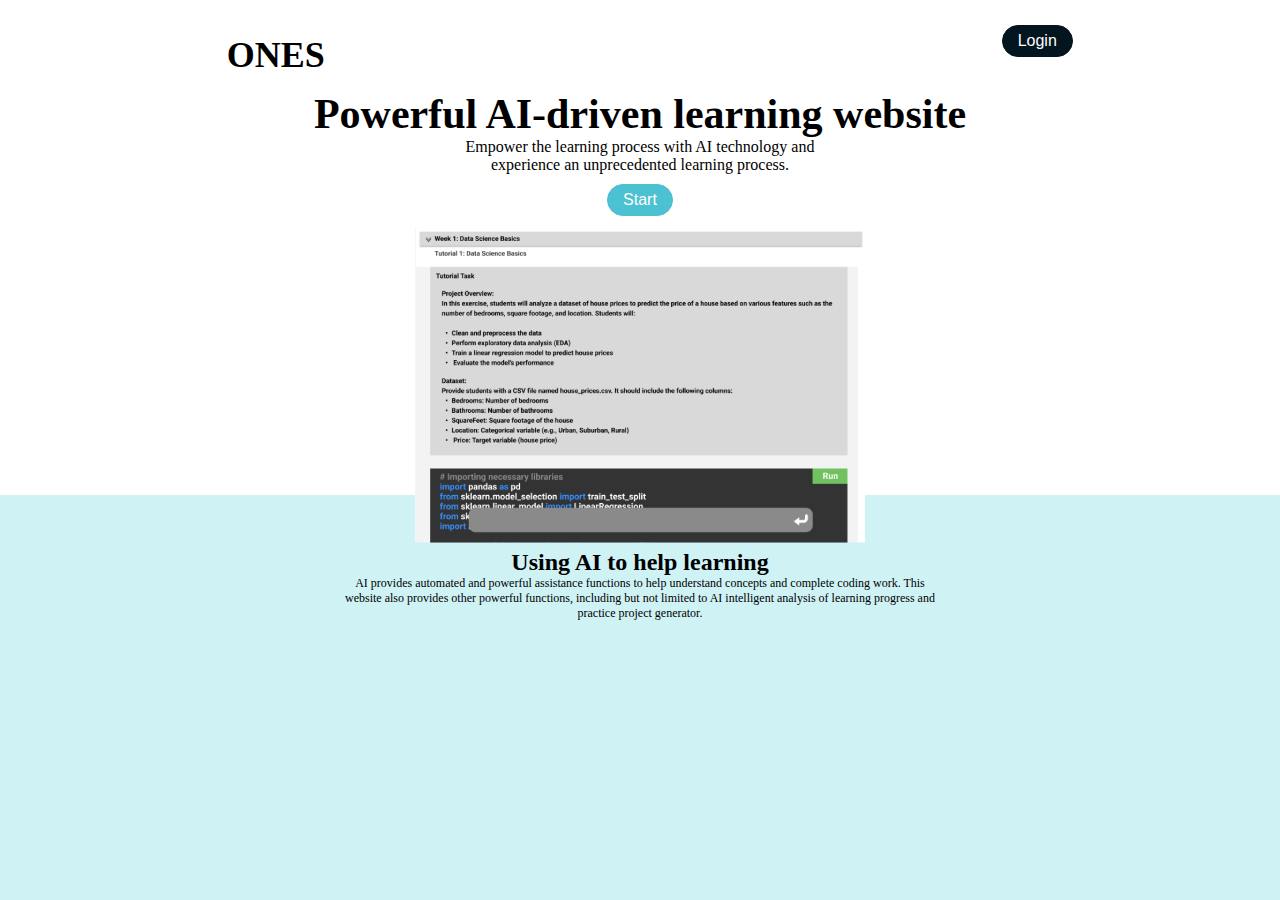
<file: web/index.html>
<!DOCTYPE html>
<html lang="en">

<head>
  <meta charset="UTF-8">
  <meta name="viewport" content="width=device-width, initial-scale=1">

  <link rel="stylesheet" href="css/element-2.15.14.css"/>
  <link rel="stylesheet" href="css/style.css"/>
  <style>
    #app {
      padding: 20px;
    }
    h1{
      font-size:42px;
      margin: 0;
    }
    .container{
      display: flex;
      flex-direction: column;
      align-items: center;
    }
    .desc1{
      width: 380px;
      text-align: center;
      margin-bottom: 10px;
    }
    .desc2{
      font-size: 12px;
      width: 590px;
      text-align: center;
    }
    .cover {
      width: 450px;
      margin-top: 10px;
    }
    body{
      background: linear-gradient(to bottom, white 0%,white 55%, #CFF2F5 55%, #CFF2F5 100%);
      height: 100vh;
    }
  </style>
</head>

<body>
<div id="app">
  <el-row>
    <el-col :span="15" :offset="4">
      <span class="logo-text">ONES</span>
    </el-col>
    <el-col :span="5">
      <el-button type="primary" size="mini" class="bg-black" round @click="openLogin">Login</el-button>
    </el-col>
  </el-row>

  <el-row>
    <el-col :span="14" :offset="5" class="container">
      <h1>Powerful AI-driven learning website</h1>
      <div class="desc1">
        Empower the learning process with AI technology and experience an unprecedented learning process.
      </div>
      <el-button type="primary" size="mini" class="bg-btn-green" round @click="openLogin">Start</el-button>
      <img class="cover" src="./image/cover.png">
      <div style="font-weight: bold; font-size: 24px; margin-top: 6px;">
        Using AI to help learning
      </div>
      <div class="desc2">
        AI provides automated and powerful assistance functions to help understand concepts and complete coding work. This website also provides other powerful functions, including but not limited to AI intelligent analysis of learning progress and practice project generator.
      </div>
    </el-col>
  </el-row>
</div>


<script src="js/vue.js"></script>
<script src="js/element-2.15.14.js"></script>
<script>
  new Vue({
    el: '#app',
    data() {
      return {

      }
    },
    created() {
    },
    methods: {
      openLogin() {
        window.location.href = "login.html";
      }
    }
  })
</script>
</body>

</html>
</file>
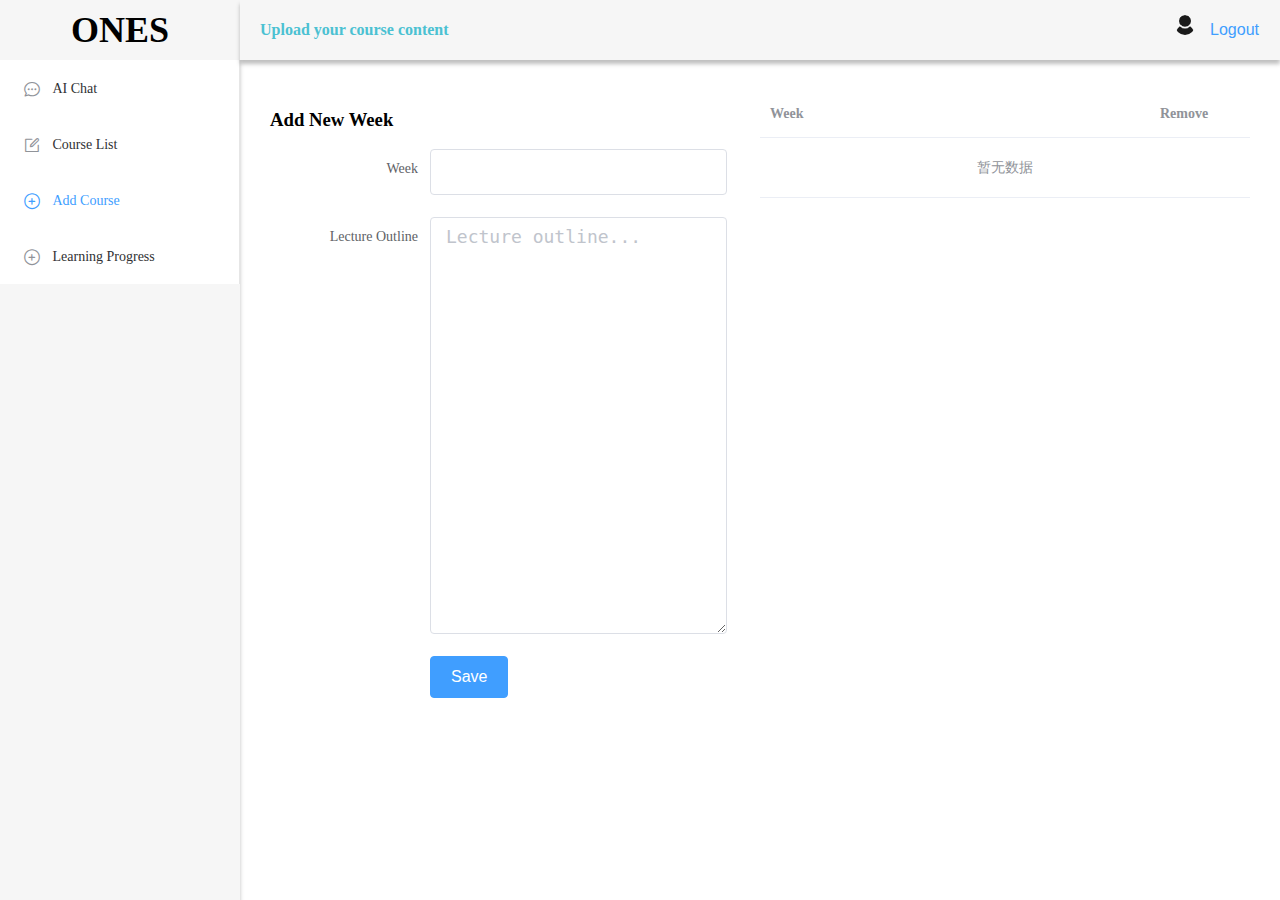
<file: web/addCourse.html>
<!DOCTYPE html>
<html lang="en">

<head>
  <meta charset="UTF-8">
  <meta name="viewport" content="width=device-width, initial-scale=1">
  <title>Course Management</title>

  <link rel="stylesheet" href="css/element-2.15.14.css"/>
  <link rel="stylesheet" href="css/style.css"/>
  <link rel="stylesheet" href="css/course.css"/>
</head>

<body>
<div id="app">
  <el-container>
    <el-aside width="200px">
      <div class="logo-text">ONES</div>
      <ai-menu active="addCourse"></ai-menu>
    </el-aside>
    <el-container>
      <el-header>
        <ai-header>Upload your course content</ai-header>
      </el-header>
      <el-main>
        <div class="course-container">
          <e-row>
            <el-col :span="12">
              <h3>Add New Week</h3>
              <el-form ref="form" :model="form" label-width="160px">
                <el-form-item label="Week">
                  <el-input v-model="form.name" style="width: 90%;"></el-input>
                </el-form-item>
                <!--<el-form-item label="Upload Lecture PPT">
                  <el-upload
                      class="upload-demo"
                      drag
                      :on-success="handleLectureSuccess"
                      accept=".pdf"
                      action="http://localhost:5500/upload" >
                    <i class="el-icon-upload"></i>
                    <div class="el-upload__text">Drag and drop to upload .pdf file or <em>select files</em></div>
                  </el-upload>
                </el-form-item>-->
                <el-form-item label="Lecture Outline">
                  <el-input type="textarea" style="width: 90%;" rows="15" v-model="form.outline" placeholder="Lecture outline..."></el-input>
                </el-form-item>
                <el-form-item>
                  <el-button type="primary" @click="onSubmit">Save</el-button>
                </el-form-item>
              </el-form>
            </el-col>
            <el-col :span="12">
              <el-table :data="courseList">
                <el-table-column prop="name" label="Week"></el-table-column>
                <el-table-column label="Remove" width="100">
                  <template slot-scope="scope">
                    <el-button @click="onRemove(scope.row)"  type="danger" plain  size="small">
                      <i class="el-icon-delete-solid"></i>
                    </el-button>
                  </template>
                </el-table-column>
              </el-table>
            </el-col>
          </e-row>
        </div>
      </el-main>
    </el-container>
  </el-container>
</div>


<script src="js/vue.js"></script>
<script src="js/element-2.15.14.js"></script>
<script src="js/ai-component.js"></script>
<script>
  new Vue({
    el: '#app',
    data() {
      return {
        form: {
          name: null,
          outline: null,
        },
        courseList: [],
      }
    },
    created() {
      this.getList()
    },
    mounted() {
    },
    watch: {
    },
    methods: {
      getList() {
        fetchGet('/courses').then(data => {
          this.courseList = data.data.reverse()
        })
      },
      onRemove(row) {
        fetchPost('/removeCourse', {id: row.id}, 'DELETE').then(data => {
          if(data.code === 0) {
            this.$message.success('Course removed successfully');
            this.getList()
          } else {
            this.$message.error('Failed to remove course');
          }
        })
      },
      onSubmit() {
        fetchPost('/chat/addCourse', this.form).then(data => {
          if(data.code === 0) {
            this.$message.success('Course added successfully');
            setTimeout(() => {
              window.location.reload()
            }, 1000)
          } else {
            this.$message.error('Failed to add course');
          }
        })
      },
      handleLectureSuccess(res, file, fileList) {
        console.log('filename', res.data)
      },
    }
  })
</script>
</body>

</html>
</file>
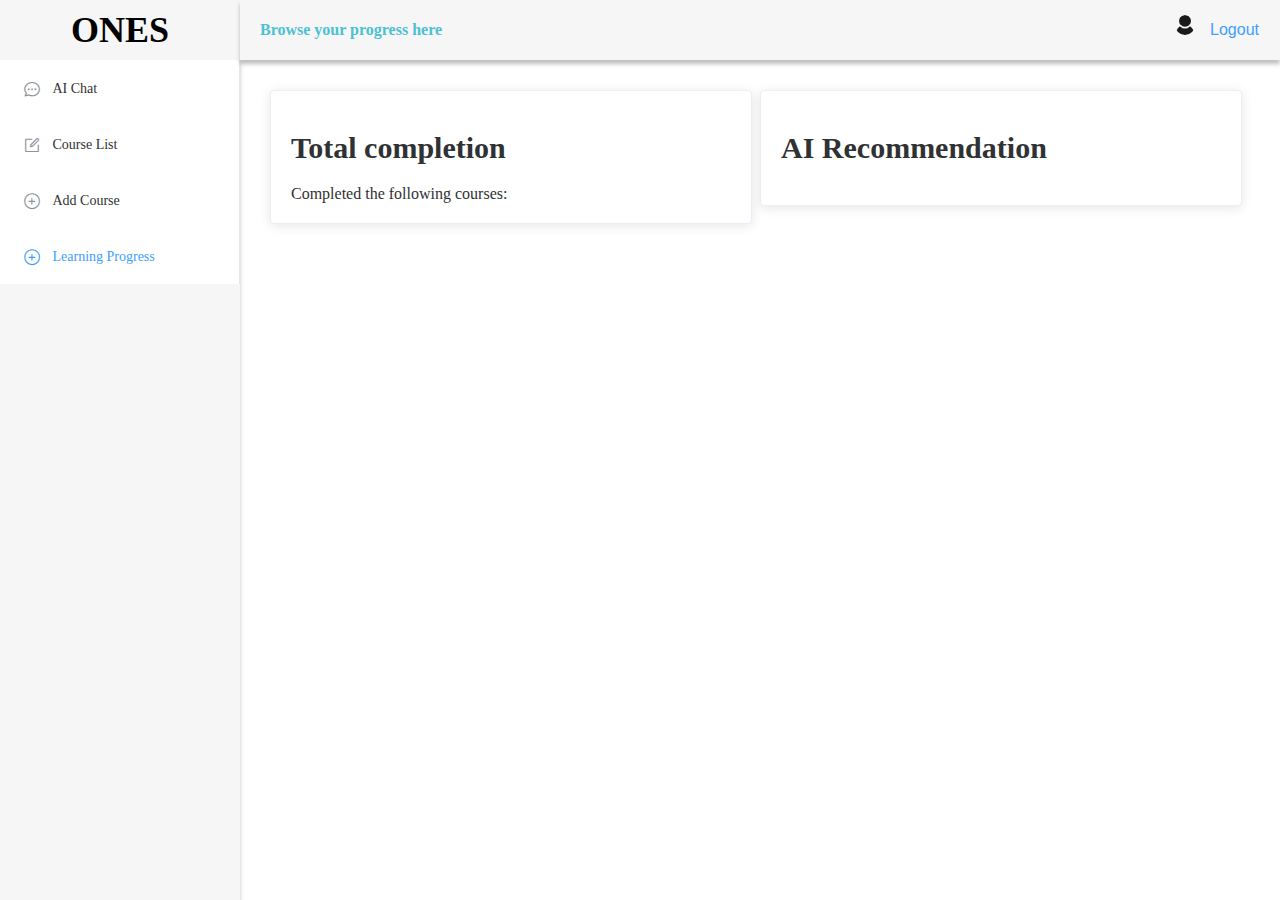
<file: web/learningProgress.html>
<!DOCTYPE html>
<html lang="en">

<head>
  <meta charset="UTF-8">
  <meta name="viewport" content="width=device-width, initial-scale=1">
  <title>Learning Progress</title>

  <link rel="stylesheet" href="css/element-2.15.14.css"/>
  <link rel="stylesheet" href="css/style.css"/>

  <style>
    .el-card{
        width: 98%;
    }
    .container {
        margin: 30px;
    }
    h1 {
        font-size: 30px;
    }
  </style>

</head>

<body>
<div id="app">
  <el-container>
    <el-aside width="200px">
      <div class="logo-text">ONES</div>
      <ai-menu active="learningProgress"></ai-menu>
    </el-aside>
    <el-container>
      <el-header>
        <ai-header>Browse your progress here</ai-header>
      </el-header>
      <el-main>
        <div class="container">
          <e-row :gutter="40">
            <el-col :span="12">
              <el-card>
                <h1>Total completion</h1>
                <el-row>
                  Completed the following courses:
                </el-row>
                <el-row v-for="item in courseList">
                  {{item.name}}
                  <span v-if="item.is_complete === 'Y'" style="color: green;margin-left: 20px;">
                    <i class="el-icon-success" style="font-size: 20px;"></i> Completed
                  </span>
                </el-row>
              </el-card>
            </el-col>
            <el-col :span="12">
              <el-card>
                <h1>AI Recommendation</h1>
                <el-row v-for="item in courseList" v-if="item.recommend">
                  <div v-html="item.recommend"></div>
                </el-row>
              </el-card>
            </el-col>
          </e-row>
        </div>
      </el-main>
    </el-container>
  </el-container>
</div>


<script src="js/vue.js"></script>
<script src="js/element-2.15.14.js"></script>
<script src="js/ai-component.js"></script>
<script>
  new Vue({
    el: '#app',
    data() {
      return {
        courseList: [],
      }
    },
    created() {
      this.getList()
    },
    mounted() {
    },
    watch: {
    },
    methods: {
      getList() {
        fetchGet('/courses?userId='+localStorage.getItem('userId')).then(data => {
          this.courseList = data.data
        })
      },
    }
  })
</script>
</body>

</html>
</file>
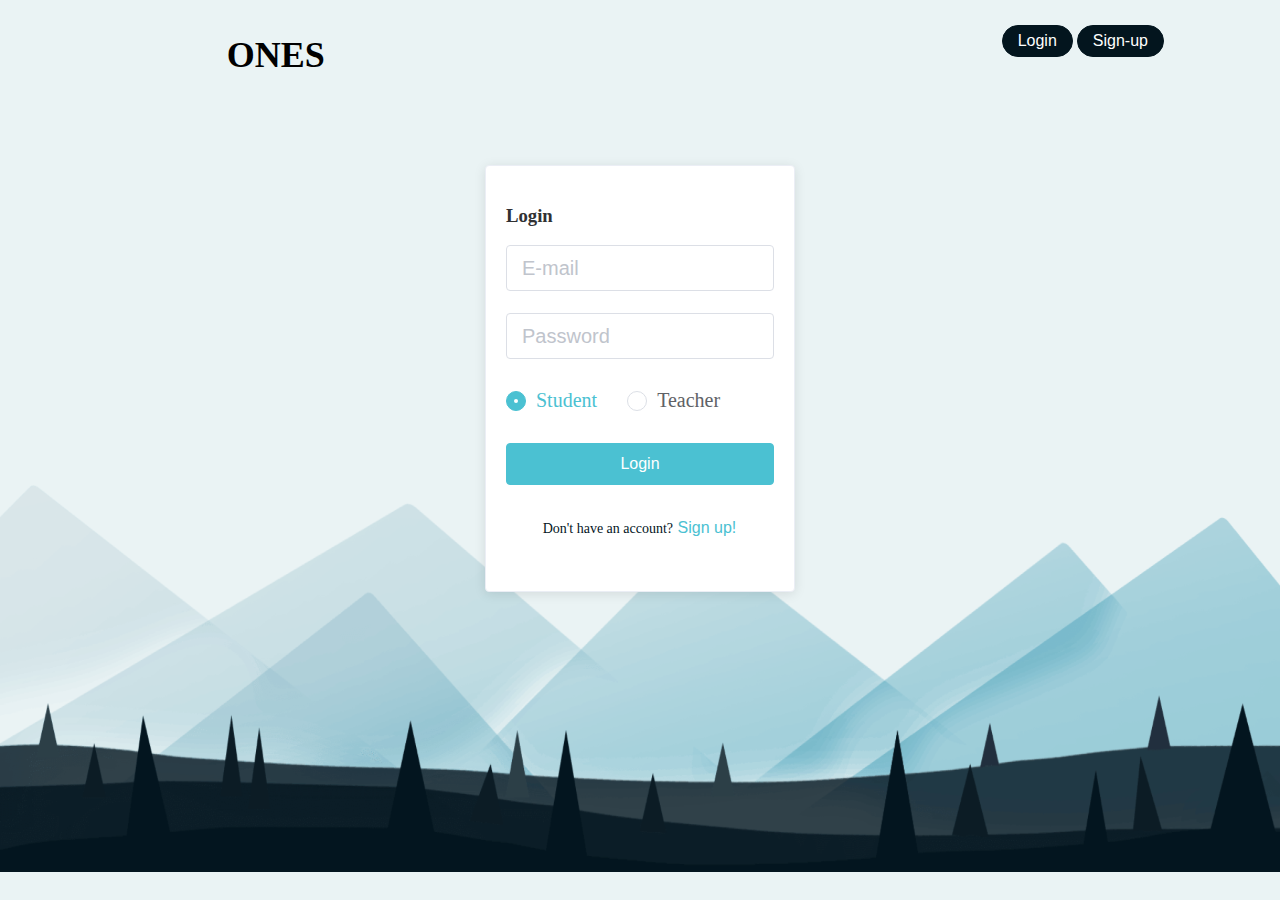
<file: web/login.html>
<!DOCTYPE html>
<html lang="en">

<head>
  <meta charset="UTF-8">
  <meta name="viewport" content="width=device-width, initial-scale=1">
  <title>Register</title>

  <link rel="stylesheet" href="css/element-2.15.14.css"/>
  <link rel="stylesheet" href="css/style.css"/>
  <style>
    #app {
      padding: 20px;
    }
    .sign-up-text {
      text-align: center;
      color: #03151E;
    }
    .el-radio__input.is-checked .el-radio__inner {
      background-color: var(--primary-color);
      border-color: var(--primary-color);
    }
    .el-radio__input.is-checked+.el-radio__label {
      color: var(--primary-color);
    }
  </style>
</head>

<body class="login-bg-img">
<div id="app">
  <el-row>
    <el-col :span="15" :offset="4">
      <span class="logo-text">ONES</span>
    </el-col>
    <el-col :span="5">
      <el-button type="primary" size="mini" class="bg-black" round @click="loginPage = true">Login</el-button>
      <el-button type="primary" size="mini" class="bg-black" round @click="loginPage = false">Sign-up</el-button>
    </el-col>
  </el-row>
  <el-row v-if="loginPage" style="margin-top: 80px;">
    <el-col :span="6" :offset="9">
      <el-card>
        <h3>Login</h3>
        <el-form :model="loginForm">
          <el-form-item >
            <el-input type="text" v-model="loginForm.email" placeholder="E-mail"></el-input>
          </el-form-item>
          <el-form-item >
            <el-input type="password" v-model="loginForm.password" autocomplete="off" placeholder="Password"></el-input>
          </el-form-item>
          <el-form-item >
            <el-radio-group v-model="loginForm.role">
              <el-radio label="student">Student</el-radio>
              <el-radio label="teacher">Teacher</el-radio>
            </el-radio-group>
          </el-form-item>
          <el-form-item>
            <el-button type="primary" @click="onLogin" style="width: 100%;" class="bg-btn-green">Login</el-button>
          </el-form-item>
          <el-form-item>
            <div class="sign-up-text">Don't have an account?
              <el-button type="text" style="color:var(--primary-color);" @click="loginPage = false">Sign up!</el-button>
            </div>
          </el-form-item>
        </el-form>
      </el-card>
    </el-col>
  </el-row>

  <el-row v-else>
    <el-col :span="12" :offset="6">
      <h1 style="text-align: center;font-size: 42px;">Register with ONES</h1>

      <el-card>
        <h3>Account Information</h3>
        <el-form :model="registerForm" status-icon :rules="rules" ref="form" label-width="100px">
          <el-form-item label="Email" prop="email">
            <el-input type="text" v-model="registerForm.email"></el-input>
          </el-form-item>
          <el-form-item label="Password" prop="password">
            <el-input type="password" v-model="registerForm.password" autocomplete="off"></el-input>
          </el-form-item>
          <el-form-item label="First Name" prop="firstName">
            <el-input type="text" v-model="registerForm.firstName"></el-input>
          </el-form-item>
          <el-form-item label="Last Name" prop="lastName">
            <el-input type="text" v-model="registerForm.lastName"></el-input>
          </el-form-item>
          <el-form-item style="text-align: right;">
            <el-button type="primary" @click="onRegister" class="bg-btn-green">Start My Learning</el-button>
          </el-form-item>
        </el-form>
      </el-card>
    </el-col>
  </el-row>
</div>


<script src="js/vue.js"></script>
<script src="js/element-2.15.14.js"></script>
<script src="js/ai-component.js"></script>
<script>
  new Vue({
    el: '#app',
    data() {
      return {
        loginPage: true,
        loginForm: {
          email: null,
          password: null,
          role: 'student',
        },
        registerForm: {
          email: null,
          password: null,
          firstName: null,
          lastName: null,
          role: 'student',
        },
        rules: {
          email: [
            { required: true, message: 'Input email', trigger: 'blur' },
            {
              pattern: /^[a-zA-Z0-9._%+-]+@[a-zA-Z0-9.-]+\.[a-zA-Z]{2,}$/,
              message: 'Email format not valid',
              trigger: 'blur',
            },
          ],
          password: [
            { required: true,message: 'Input username', trigger: 'blur' },
            {
              pattern: /^(?=.*[a-zA-Z])(?=.*[0-9]).{6,}$/,
              message: 'The password must be at least 6 characters long and must contain letters and numbers',
              trigger: 'blur',
            },
          ],
        },
      }
    },
    created() {
    },
    methods: {
      onLogin() {
        if(!this.loginForm.email || !this.loginForm.password) {
          this.$message.error('Email and password are required');
          return
        }
        fetchPost('/login', this.loginForm).then(data => {
            if (data.code === 0) {
              localStorage.setItem("userId", data.data.id)
              localStorage.setItem("email", data.data.email)
              localStorage.setItem("firstName", data.data.firstName)
              localStorage.setItem("lastName", data.data.lastName)
              localStorage.setItem("role", data.data.role)
              window.location.href = '/chat.html'
            } else {
              this.$message.error('Invalid email or password');
            }
          })
      },
      onRegister() {
        this.$refs.form.validate((valid) => {
          if (valid) {
            fetchPost('/register', this.registerForm).then(data => {
                if (data.code === 0) {
                  this.$message.success('Registration successful, please login');
                  this.loginPage = true;
                } else {
                  this.$message.error('Registration failed, please try again later');
                }
            })
          }
        })
      }
    }
  })
</script>
</body>

</html>
</file>
<file: web/css/element-2.15.14.css>
@charset "UTF-8";@font-face{font-family:element-icons;src:url(fonts/element-icons.woff) format("woff"),url(fonts/element-icons.ttf) format("truetype");font-weight:400;font-display:"auto";font-style:normal}[class*=" el-icon-"],[class^=el-icon-]{font-family:element-icons!important;speak:none;font-style:normal;font-weight:400;font-variant:normal;text-transform:none;line-height:1;vertical-align:baseline;display:inline-block;-webkit-font-smoothing:antialiased;-moz-osx-font-smoothing:grayscale}.el-icon-ice-cream-round:before{content:"\e6a0"}.el-icon-ice-cream-square:before{content:"\e6a3"}.el-icon-lollipop:before{content:"\e6a4"}.el-icon-potato-strips:before{content:"\e6a5"}.el-icon-milk-tea:before{content:"\e6a6"}.el-icon-ice-drink:before{content:"\e6a7"}.el-icon-ice-tea:before{content:"\e6a9"}.el-icon-coffee:before{content:"\e6aa"}.el-icon-orange:before{content:"\e6ab"}.el-icon-pear:before{content:"\e6ac"}.el-icon-apple:before{content:"\e6ad"}.el-icon-cherry:before{content:"\e6ae"}.el-icon-watermelon:before{content:"\e6af"}.el-icon-grape:before{content:"\e6b0"}.el-icon-refrigerator:before{content:"\e6b1"}.el-icon-goblet-square-full:before{content:"\e6b2"}.el-icon-goblet-square:before{content:"\e6b3"}.el-icon-goblet-full:before{content:"\e6b4"}.el-icon-goblet:before{content:"\e6b5"}.el-icon-cold-drink:before{content:"\e6b6"}.el-icon-coffee-cup:before{content:"\e6b8"}.el-icon-water-cup:before{content:"\e6b9"}.el-icon-hot-water:before{content:"\e6ba"}.el-icon-ice-cream:before{content:"\e6bb"}.el-icon-dessert:before{content:"\e6bc"}.el-icon-sugar:before{content:"\e6bd"}.el-icon-tableware:before{content:"\e6be"}.el-icon-burger:before{content:"\e6bf"}.el-icon-knife-fork:before{content:"\e6c1"}.el-icon-fork-spoon:before{content:"\e6c2"}.el-icon-chicken:before{content:"\e6c3"}.el-icon-food:before{content:"\e6c4"}.el-icon-dish-1:before{content:"\e6c5"}.el-icon-dish:before{content:"\e6c6"}.el-icon-moon-night:before{content:"\e6ee"}.el-icon-moon:before{content:"\e6f0"}.el-icon-cloudy-and-sunny:before{content:"\e6f1"}.el-icon-partly-cloudy:before{content:"\e6f2"}.el-icon-cloudy:before{content:"\e6f3"}.el-icon-sunny:before{content:"\e6f6"}.el-icon-sunset:before{content:"\e6f7"}.el-icon-sunrise-1:before{content:"\e6f8"}.el-icon-sunrise:before{content:"\e6f9"}.el-icon-heavy-rain:before{content:"\e6fa"}.el-icon-lightning:before{content:"\e6fb"}.el-icon-light-rain:before{content:"\e6fc"}.el-icon-wind-power:before{content:"\e6fd"}.el-icon-baseball:before{content:"\e712"}.el-icon-soccer:before{content:"\e713"}.el-icon-football:before{content:"\e715"}.el-icon-basketball:before{content:"\e716"}.el-icon-ship:before{content:"\e73f"}.el-icon-truck:before{content:"\e740"}.el-icon-bicycle:before{content:"\e741"}.el-icon-mobile-phone:before{content:"\e6d3"}.el-icon-service:before{content:"\e6d4"}.el-icon-key:before{content:"\e6e2"}.el-icon-unlock:before{content:"\e6e4"}.el-icon-lock:before{content:"\e6e5"}.el-icon-watch:before{content:"\e6fe"}.el-icon-watch-1:before{content:"\e6ff"}.el-icon-timer:before{content:"\e702"}.el-icon-alarm-clock:before{content:"\e703"}.el-icon-map-location:before{content:"\e704"}.el-icon-delete-location:before{content:"\e705"}.el-icon-add-location:before{content:"\e706"}.el-icon-location-information:before{content:"\e707"}.el-icon-location-outline:before{content:"\e708"}.el-icon-location:before{content:"\e79e"}.el-icon-place:before{content:"\e709"}.el-icon-discover:before{content:"\e70a"}.el-icon-first-aid-kit:before{content:"\e70b"}.el-icon-trophy-1:before{content:"\e70c"}.el-icon-trophy:before{content:"\e70d"}.el-icon-medal:before{content:"\e70e"}.el-icon-medal-1:before{content:"\e70f"}.el-icon-stopwatch:before{content:"\e710"}.el-icon-mic:before{content:"\e711"}.el-icon-copy-document:before{content:"\e718"}.el-icon-full-screen:before{content:"\e719"}.el-icon-switch-button:before{content:"\e71b"}.el-icon-aim:before{content:"\e71c"}.el-icon-crop:before{content:"\e71d"}.el-icon-odometer:before{content:"\e71e"}.el-icon-time:before{content:"\e71f"}.el-icon-bangzhu:before{content:"\e724"}.el-icon-close-notification:before{content:"\e726"}.el-icon-microphone:before{content:"\e727"}.el-icon-turn-off-microphone:before{content:"\e728"}.el-icon-position:before{content:"\e729"}.el-icon-postcard:before{content:"\e72a"}.el-icon-message:before{content:"\e72b"}.el-icon-chat-line-square:before{content:"\e72d"}.el-icon-chat-dot-square:before{content:"\e72e"}.el-icon-chat-dot-round:before{content:"\e72f"}.el-icon-chat-square:before{content:"\e730"}.el-icon-chat-line-round:before{content:"\e731"}.el-icon-chat-round:before{content:"\e732"}.el-icon-set-up:before{content:"\e733"}.el-icon-turn-off:before{content:"\e734"}.el-icon-open:before{content:"\e735"}.el-icon-connection:before{content:"\e736"}.el-icon-link:before{content:"\e737"}.el-icon-cpu:before{content:"\e738"}.el-icon-thumb:before{content:"\e739"}.el-icon-female:before{content:"\e73a"}.el-icon-male:before{content:"\e73b"}.el-icon-guide:before{content:"\e73c"}.el-icon-news:before{content:"\e73e"}.el-icon-price-tag:before{content:"\e744"}.el-icon-discount:before{content:"\e745"}.el-icon-wallet:before{content:"\e747"}.el-icon-coin:before{content:"\e748"}.el-icon-money:before{content:"\e749"}.el-icon-bank-card:before{content:"\e74a"}.el-icon-box:before{content:"\e74b"}.el-icon-present:before{content:"\e74c"}.el-icon-sell:before{content:"\e6d5"}.el-icon-sold-out:before{content:"\e6d6"}.el-icon-shopping-bag-2:before{content:"\e74d"}.el-icon-shopping-bag-1:before{content:"\e74e"}.el-icon-shopping-cart-2:before{content:"\e74f"}.el-icon-shopping-cart-1:before{content:"\e750"}.el-icon-shopping-cart-full:before{content:"\e751"}.el-icon-smoking:before{content:"\e752"}.el-icon-no-smoking:before{content:"\e753"}.el-icon-house:before{content:"\e754"}.el-icon-table-lamp:before{content:"\e755"}.el-icon-school:before{content:"\e756"}.el-icon-office-building:before{content:"\e757"}.el-icon-toilet-paper:before{content:"\e758"}.el-icon-notebook-2:before{content:"\e759"}.el-icon-notebook-1:before{content:"\e75a"}.el-icon-files:before{content:"\e75b"}.el-icon-collection:before{content:"\e75c"}.el-icon-receiving:before{content:"\e75d"}.el-icon-suitcase-1:before{content:"\e760"}.el-icon-suitcase:before{content:"\e761"}.el-icon-film:before{content:"\e763"}.el-icon-collection-tag:before{content:"\e765"}.el-icon-data-analysis:before{content:"\e766"}.el-icon-pie-chart:before{content:"\e767"}.el-icon-data-board:before{content:"\e768"}.el-icon-data-line:before{content:"\e76d"}.el-icon-reading:before{content:"\e769"}.el-icon-magic-stick:before{content:"\e76a"}.el-icon-coordinate:before{content:"\e76b"}.el-icon-mouse:before{content:"\e76c"}.el-icon-brush:before{content:"\e76e"}.el-icon-headset:before{content:"\e76f"}.el-icon-umbrella:before{content:"\e770"}.el-icon-scissors:before{content:"\e771"}.el-icon-mobile:before{content:"\e773"}.el-icon-attract:before{content:"\e774"}.el-icon-monitor:before{content:"\e775"}.el-icon-search:before{content:"\e778"}.el-icon-takeaway-box:before{content:"\e77a"}.el-icon-paperclip:before{content:"\e77d"}.el-icon-printer:before{content:"\e77e"}.el-icon-document-add:before{content:"\e782"}.el-icon-document:before{content:"\e785"}.el-icon-document-checked:before{content:"\e786"}.el-icon-document-copy:before{content:"\e787"}.el-icon-document-delete:before{content:"\e788"}.el-icon-document-remove:before{content:"\e789"}.el-icon-tickets:before{content:"\e78b"}.el-icon-folder-checked:before{content:"\e77f"}.el-icon-folder-delete:before{content:"\e780"}.el-icon-folder-remove:before{content:"\e781"}.el-icon-folder-add:before{content:"\e783"}.el-icon-folder-opened:before{content:"\e784"}.el-icon-folder:before{content:"\e78a"}.el-icon-edit-outline:before{content:"\e764"}.el-icon-edit:before{content:"\e78c"}.el-icon-date:before{content:"\e78e"}.el-icon-c-scale-to-original:before{content:"\e7c6"}.el-icon-view:before{content:"\e6ce"}.el-icon-loading:before{content:"\e6cf"}.el-icon-rank:before{content:"\e6d1"}.el-icon-sort-down:before{content:"\e7c4"}.el-icon-sort-up:before{content:"\e7c5"}.el-icon-sort:before{content:"\e6d2"}.el-icon-finished:before{content:"\e6cd"}.el-icon-refresh-left:before{content:"\e6c7"}.el-icon-refresh-right:before{content:"\e6c8"}.el-icon-refresh:before{content:"\e6d0"}.el-icon-video-play:before{content:"\e7c0"}.el-icon-video-pause:before{content:"\e7c1"}.el-icon-d-arrow-right:before{content:"\e6dc"}.el-icon-d-arrow-left:before{content:"\e6dd"}.el-icon-arrow-up:before{content:"\e6e1"}.el-icon-arrow-down:before{content:"\e6df"}.el-icon-arrow-right:before{content:"\e6e0"}.el-icon-arrow-left:before{content:"\e6de"}.el-icon-top-right:before{content:"\e6e7"}.el-icon-top-left:before{content:"\e6e8"}.el-icon-top:before{content:"\e6e6"}.el-icon-bottom:before{content:"\e6eb"}.el-icon-right:before{content:"\e6e9"}.el-icon-back:before{content:"\e6ea"}.el-icon-bottom-right:before{content:"\e6ec"}.el-icon-bottom-left:before{content:"\e6ed"}.el-icon-caret-top:before{content:"\e78f"}.el-icon-caret-bottom:before{content:"\e790"}.el-icon-caret-right:before{content:"\e791"}.el-icon-caret-left:before{content:"\e792"}.el-icon-d-caret:before{content:"\e79a"}.el-icon-share:before{content:"\e793"}.el-icon-menu:before{content:"\e798"}.el-icon-s-grid:before{content:"\e7a6"}.el-icon-s-check:before{content:"\e7a7"}.el-icon-s-data:before{content:"\e7a8"}.el-icon-s-opportunity:before{content:"\e7aa"}.el-icon-s-custom:before{content:"\e7ab"}.el-icon-s-claim:before{content:"\e7ad"}.el-icon-s-finance:before{content:"\e7ae"}.el-icon-s-comment:before{content:"\e7af"}.el-icon-s-flag:before{content:"\e7b0"}.el-icon-s-marketing:before{content:"\e7b1"}.el-icon-s-shop:before{content:"\e7b4"}.el-icon-s-open:before{content:"\e7b5"}.el-icon-s-management:before{content:"\e7b6"}.el-icon-s-ticket:before{content:"\e7b7"}.el-icon-s-release:before{content:"\e7b8"}.el-icon-s-home:before{content:"\e7b9"}.el-icon-s-promotion:before{content:"\e7ba"}.el-icon-s-operation:before{content:"\e7bb"}.el-icon-s-unfold:before{content:"\e7bc"}.el-icon-s-fold:before{content:"\e7a9"}.el-icon-s-platform:before{content:"\e7bd"}.el-icon-s-order:before{content:"\e7be"}.el-icon-s-cooperation:before{content:"\e7bf"}.el-icon-bell:before{content:"\e725"}.el-icon-message-solid:before{content:"\e799"}.el-icon-video-camera:before{content:"\e772"}.el-icon-video-camera-solid:before{content:"\e796"}.el-icon-camera:before{content:"\e779"}.el-icon-camera-solid:before{content:"\e79b"}.el-icon-download:before{content:"\e77c"}.el-icon-upload2:before{content:"\e77b"}.el-icon-upload:before{content:"\e7c3"}.el-icon-picture-outline-round:before{content:"\e75f"}.el-icon-picture-outline:before{content:"\e75e"}.el-icon-picture:before{content:"\e79f"}.el-icon-close:before{content:"\e6db"}.el-icon-check:before{content:"\e6da"}.el-icon-plus:before{content:"\e6d9"}.el-icon-minus:before{content:"\e6d8"}.el-icon-help:before{content:"\e73d"}.el-icon-s-help:before{content:"\e7b3"}.el-icon-circle-close:before{content:"\e78d"}.el-icon-circle-check:before{content:"\e720"}.el-icon-circle-plus-outline:before{content:"\e723"}.el-icon-remove-outline:before{content:"\e722"}.el-icon-zoom-out:before{content:"\e776"}.el-icon-zoom-in:before{content:"\e777"}.el-icon-error:before{content:"\e79d"}.el-icon-success:before{content:"\e79c"}.el-icon-circle-plus:before{content:"\e7a0"}.el-icon-remove:before{content:"\e7a2"}.el-icon-info:before{content:"\e7a1"}.el-icon-question:before{content:"\e7a4"}.el-icon-warning-outline:before{content:"\e6c9"}.el-icon-warning:before{content:"\e7a3"}.el-icon-goods:before{content:"\e7c2"}.el-icon-s-goods:before{content:"\e7b2"}.el-icon-star-off:before{content:"\e717"}.el-icon-star-on:before{content:"\e797"}.el-icon-more-outline:before{content:"\e6cc"}.el-icon-more:before{content:"\e794"}.el-icon-phone-outline:before{content:"\e6cb"}.el-icon-phone:before{content:"\e795"}.el-icon-user:before{content:"\e6e3"}.el-icon-user-solid:before{content:"\e7a5"}.el-icon-setting:before{content:"\e6ca"}.el-icon-s-tools:before{content:"\e7ac"}.el-icon-delete:before{content:"\e6d7"}.el-icon-delete-solid:before{content:"\e7c9"}.el-icon-eleme:before{content:"\e7c7"}.el-icon-platform-eleme:before{content:"\e7ca"}.el-icon-loading{-webkit-animation:rotating 2s linear infinite;animation:rotating 2s linear infinite}.el-icon--right{margin-left:5px}.el-icon--left{margin-right:5px}@-webkit-keyframes rotating{0%{-webkit-transform:rotateZ(0);transform:rotateZ(0)}100%{-webkit-transform:rotateZ(360deg);transform:rotateZ(360deg)}}@keyframes rotating{0%{-webkit-transform:rotateZ(0);transform:rotateZ(0)}100%{-webkit-transform:rotateZ(360deg);transform:rotateZ(360deg)}}.el-pagination{white-space:nowrap;padding:2px 5px;color:#303133;font-weight:700}.el-pagination::after,.el-pagination::before{display:table;content:""}.el-pagination::after{clear:both}.el-pagination button,.el-pagination span:not([class*=suffix]){display:inline-block;font-size:13px;min-width:35.5px;height:28px;line-height:28px;vertical-align:top;-webkit-box-sizing:border-box;box-sizing:border-box}.el-pagination .el-input__inner{text-align:center;-moz-appearance:textfield;line-height:normal}.el-pagination .el-input__suffix{right:0;-webkit-transform:scale(.8);transform:scale(.8)}.el-pagination .el-select .el-input{width:100px;margin:0 5px}.el-pagination .el-select .el-input .el-input__inner{padding-right:25px;border-radius:3px}.el-pagination button{border:none;padding:0 6px;background:0 0}.el-pagination button:focus{outline:0}.el-pagination button:hover{color:#409EFF}.el-pagination button:disabled{color:#C0C4CC;background-color:#FFF;cursor:not-allowed}.el-pagination .btn-next,.el-pagination .btn-prev{background:center center no-repeat #FFF;background-size:16px;cursor:pointer;margin:0;color:#303133}.el-pagination .btn-next .el-icon,.el-pagination .btn-prev .el-icon{display:block;font-size:12px;font-weight:700}.el-pagination .btn-prev{padding-right:12px}.el-pagination .btn-next{padding-left:12px}.el-pagination .el-pager li.disabled{color:#C0C4CC;cursor:not-allowed}.el-pager li,.el-pager li.btn-quicknext:hover,.el-pager li.btn-quickprev:hover{cursor:pointer}.el-pagination--small .btn-next,.el-pagination--small .btn-prev,.el-pagination--small .el-pager li,.el-pagination--small .el-pager li.btn-quicknext,.el-pagination--small .el-pager li.btn-quickprev,.el-pagination--small .el-pager li:last-child{border-color:transparent;font-size:12px;line-height:22px;height:22px;min-width:22px}.el-pagination--small .arrow.disabled{visibility:hidden}.el-pagination--small .more::before,.el-pagination--small li.more::before{line-height:24px}.el-pagination--small button,.el-pagination--small span:not([class*=suffix]){height:22px;line-height:22px}.el-pagination--small .el-pagination__editor,.el-pagination--small .el-pagination__editor.el-input .el-input__inner{height:22px}.el-pagination__sizes{margin:0 10px 0 0;font-weight:400;color:#606266}.el-pagination__sizes .el-input .el-input__inner{font-size:13px;padding-left:8px}.el-pagination__sizes .el-input .el-input__inner:hover{border-color:#409EFF}.el-pagination__total{margin-right:10px;font-weight:400;color:#606266}.el-pagination__jump{margin-left:24px;font-weight:400;color:#606266}.el-pagination__jump .el-input__inner{padding:0 3px}.el-pagination__rightwrapper{float:right}.el-pagination__editor{line-height:18px;padding:0 2px;height:28px;text-align:center;margin:0 2px;-webkit-box-sizing:border-box;box-sizing:border-box;border-radius:3px}.el-pager,.el-pagination.is-background .btn-next,.el-pagination.is-background .btn-prev{padding:0}.el-dialog,.el-pager li{-webkit-box-sizing:border-box}.el-pagination__editor.el-input{width:50px}.el-pagination__editor.el-input .el-input__inner{height:28px}.el-pagination__editor .el-input__inner::-webkit-inner-spin-button,.el-pagination__editor .el-input__inner::-webkit-outer-spin-button{-webkit-appearance:none;margin:0}.el-pagination.is-background .btn-next,.el-pagination.is-background .btn-prev,.el-pagination.is-background .el-pager li{margin:0 5px;background-color:#f4f4f5;color:#606266;min-width:30px;border-radius:2px}.el-pagination.is-background .btn-next.disabled,.el-pagination.is-background .btn-next:disabled,.el-pagination.is-background .btn-prev.disabled,.el-pagination.is-background .btn-prev:disabled,.el-pagination.is-background .el-pager li.disabled{color:#C0C4CC}.el-pagination.is-background .el-pager li:not(.disabled):hover{color:#409EFF}.el-pagination.is-background .el-pager li:not(.disabled).active{background-color:#409EFF;color:#FFF}.el-pagination.is-background.el-pagination--small .btn-next,.el-pagination.is-background.el-pagination--small .btn-prev,.el-pagination.is-background.el-pagination--small .el-pager li{margin:0 3px;min-width:22px}.el-pager,.el-pager li{vertical-align:top;margin:0;display:inline-block}.el-pager{-webkit-user-select:none;-moz-user-select:none;-ms-user-select:none;user-select:none;list-style:none;font-size:0}.el-pager .more::before{line-height:30px}.el-pager li{padding:0 4px;background:#FFF;font-size:13px;min-width:35.5px;height:28px;line-height:28px;box-sizing:border-box;text-align:center}.el-pager li.btn-quicknext,.el-pager li.btn-quickprev{line-height:28px;color:#303133}.el-pager li.btn-quicknext.disabled,.el-pager li.btn-quickprev.disabled{color:#C0C4CC}.el-pager li.active+li{border-left:0}.el-pager li:hover{color:#409EFF}.el-pager li.active{color:#409EFF;cursor:default}@-webkit-keyframes v-modal-in{0%{opacity:0}}@-webkit-keyframes v-modal-out{100%{opacity:0}}.el-dialog{position:relative;margin:0 auto 50px;background:#FFF;border-radius:2px;-webkit-box-shadow:0 1px 3px rgba(0,0,0,.3);box-shadow:0 1px 3px rgba(0,0,0,.3);box-sizing:border-box;width:50%}.el-dialog.is-fullscreen{width:100%;margin-top:0;margin-bottom:0;height:100%;overflow:auto}.el-dialog__wrapper{position:fixed;top:0;right:0;bottom:0;left:0;overflow:auto;margin:0}.el-dialog__header{padding:20px 20px 10px}.el-dialog__headerbtn{position:absolute;top:20px;right:20px;padding:0;background:0 0;border:none;outline:0;cursor:pointer;font-size:16px}.el-dialog__headerbtn .el-dialog__close{color:#909399}.el-dialog__headerbtn:focus .el-dialog__close,.el-dialog__headerbtn:hover .el-dialog__close{color:#409EFF}.el-dialog__title{line-height:24px;font-size:18px;color:#303133}.el-dialog__body{padding:30px 20px;color:#606266;font-size:14px;word-break:break-all}.el-dialog__footer{padding:10px 20px 20px;text-align:right;-webkit-box-sizing:border-box;box-sizing:border-box}.el-dialog--center{text-align:center}.el-dialog--center .el-dialog__body{text-align:initial;padding:25px 25px 30px}.el-dialog--center .el-dialog__footer{text-align:inherit}.dialog-fade-enter-active{-webkit-animation:dialog-fade-in .3s;animation:dialog-fade-in .3s}.dialog-fade-leave-active{-webkit-animation:dialog-fade-out .3s;animation:dialog-fade-out .3s}@-webkit-keyframes dialog-fade-in{0%{-webkit-transform:translate3d(0,-20px,0);transform:translate3d(0,-20px,0);opacity:0}100%{-webkit-transform:translate3d(0,0,0);transform:translate3d(0,0,0);opacity:1}}@keyframes dialog-fade-in{0%{-webkit-transform:translate3d(0,-20px,0);transform:translate3d(0,-20px,0);opacity:0}100%{-webkit-transform:translate3d(0,0,0);transform:translate3d(0,0,0);opacity:1}}@-webkit-keyframes dialog-fade-out{0%{-webkit-transform:translate3d(0,0,0);transform:translate3d(0,0,0);opacity:1}100%{-webkit-transform:translate3d(0,-20px,0);transform:translate3d(0,-20px,0);opacity:0}}@keyframes dialog-fade-out{0%{-webkit-transform:translate3d(0,0,0);transform:translate3d(0,0,0);opacity:1}100%{-webkit-transform:translate3d(0,-20px,0);transform:translate3d(0,-20px,0);opacity:0}}.el-autocomplete{position:relative;display:inline-block}.el-autocomplete-suggestion{margin:5px 0;-webkit-box-shadow:0 2px 12px 0 rgba(0,0,0,.1);box-shadow:0 2px 12px 0 rgba(0,0,0,.1);border-radius:4px;border:1px solid #E4E7ED;-webkit-box-sizing:border-box;box-sizing:border-box;background-color:#FFF}.el-autocomplete-suggestion__wrap{max-height:280px;padding:10px 0;-webkit-box-sizing:border-box;box-sizing:border-box}.el-autocomplete-suggestion__list{margin:0;padding:0}.el-autocomplete-suggestion li{padding:0 20px;margin:0;line-height:34px;cursor:pointer;color:#606266;font-size:14px;list-style:none;white-space:nowrap;overflow:hidden;text-overflow:ellipsis}.el-autocomplete-suggestion li.highlighted,.el-autocomplete-suggestion li:hover{background-color:#F5F7FA}.el-autocomplete-suggestion li.divider{margin-top:6px;border-top:1px solid #000}.el-autocomplete-suggestion li.divider:last-child{margin-bottom:-6px}.el-autocomplete-suggestion.is-loading li{text-align:center;height:100px;line-height:100px;font-size:20px;color:#999}.el-autocomplete-suggestion.is-loading li::after{display:inline-block;content:"";height:100%;vertical-align:middle}.el-autocomplete-suggestion.is-loading li:hover{background-color:#FFF}.el-autocomplete-suggestion.is-loading .el-icon-loading{vertical-align:middle}.el-dropdown{display:inline-block;position:relative;color:#606266;font-size:14px}.el-dropdown .el-button-group{display:block}.el-dropdown .el-button-group .el-button{float:none}.el-dropdown .el-dropdown__caret-button{padding-left:5px;padding-right:5px;position:relative;border-left:none}.el-dropdown .el-dropdown__caret-button::before{content:'';position:absolute;display:block;width:1px;top:5px;bottom:5px;left:0;background:rgba(255,255,255,.5)}.el-dropdown .el-dropdown__caret-button.el-button--default::before{background:rgba(220,223,230,.5)}.el-dropdown .el-dropdown__caret-button:hover:not(.is-disabled)::before{top:0;bottom:0}.el-dropdown .el-dropdown__caret-button .el-dropdown__icon{padding-left:0}.el-dropdown__icon{font-size:12px;margin:0 3px}.el-dropdown .el-dropdown-selfdefine:focus:active,.el-dropdown .el-dropdown-selfdefine:focus:not(.focusing){outline-width:0}.el-dropdown [disabled]{cursor:not-allowed;color:#bbb}.el-dropdown-menu{position:absolute;top:0;left:0;z-index:10;padding:10px 0;margin:5px 0;background-color:#FFF;border:1px solid #EBEEF5;border-radius:4px;-webkit-box-shadow:0 2px 12px 0 rgba(0,0,0,.1);box-shadow:0 2px 12px 0 rgba(0,0,0,.1)}.el-dropdown-menu__item,.el-menu-item{font-size:14px;padding:0 20px;cursor:pointer}.el-dropdown-menu__item{list-style:none;line-height:36px;margin:0;color:#606266;outline:0}.el-dropdown-menu__item:focus,.el-dropdown-menu__item:not(.is-disabled):hover{background-color:#ecf5ff;color:#66b1ff}.el-dropdown-menu__item i{margin-right:5px}.el-dropdown-menu__item--divided{position:relative;margin-top:6px;border-top:1px solid #EBEEF5}.el-dropdown-menu__item--divided:before{content:'';height:6px;display:block;margin:0 -20px;background-color:#FFF}.el-dropdown-menu__item.is-disabled{cursor:default;color:#bbb;pointer-events:none}.el-dropdown-menu--medium{padding:6px 0}.el-dropdown-menu--medium .el-dropdown-menu__item{line-height:30px;padding:0 17px;font-size:14px}.el-dropdown-menu--medium .el-dropdown-menu__item.el-dropdown-menu__item--divided{margin-top:6px}.el-dropdown-menu--medium .el-dropdown-menu__item.el-dropdown-menu__item--divided:before{height:6px;margin:0 -17px}.el-dropdown-menu--small{padding:6px 0}.el-dropdown-menu--small .el-dropdown-menu__item{line-height:27px;padding:0 15px;font-size:13px}.el-dropdown-menu--small .el-dropdown-menu__item.el-dropdown-menu__item--divided{margin-top:4px}.el-dropdown-menu--small .el-dropdown-menu__item.el-dropdown-menu__item--divided:before{height:4px;margin:0 -15px}.el-dropdown-menu--mini{padding:3px 0}.el-dropdown-menu--mini .el-dropdown-menu__item{line-height:24px;padding:0 10px;font-size:12px}.el-dropdown-menu--mini .el-dropdown-menu__item.el-dropdown-menu__item--divided{margin-top:3px}.el-dropdown-menu--mini .el-dropdown-menu__item.el-dropdown-menu__item--divided:before{height:3px;margin:0 -10px}.el-menu{border-right:solid 1px #e6e6e6;list-style:none;position:relative;margin:0;padding-left:0;background-color:#FFF}.el-menu--horizontal>.el-menu-item:not(.is-disabled):focus,.el-menu--horizontal>.el-menu-item:not(.is-disabled):hover,.el-menu--horizontal>.el-submenu .el-submenu__title:hover{background-color:#fff}.el-menu::after,.el-menu::before{display:table;content:""}.el-breadcrumb__item:last-child .el-breadcrumb__separator,.el-menu--collapse>.el-menu-item .el-submenu__icon-arrow,.el-menu--collapse>.el-submenu>.el-submenu__title .el-submenu__icon-arrow{display:none}.el-menu::after{clear:both}.el-menu.el-menu--horizontal{border-bottom:solid 1px #e6e6e6}.el-menu--horizontal{border-right:none}.el-menu--horizontal>.el-menu-item{float:left;height:60px;line-height:60px;margin:0;border-bottom:2px solid transparent;color:#909399}.el-menu--horizontal>.el-menu-item a,.el-menu--horizontal>.el-menu-item a:hover{color:inherit}.el-menu--horizontal>.el-submenu{float:left}.el-menu--horizontal>.el-submenu:focus,.el-menu--horizontal>.el-submenu:hover{outline:0}.el-menu--horizontal>.el-submenu:focus .el-submenu__title,.el-menu--horizontal>.el-submenu:hover .el-submenu__title{color:#303133}.el-menu--horizontal>.el-submenu.is-active .el-submenu__title{border-bottom:2px solid #409EFF;color:#303133}.el-menu--horizontal>.el-submenu .el-submenu__title{height:60px;line-height:60px;border-bottom:2px solid transparent;color:#909399}.el-menu--horizontal>.el-submenu .el-submenu__icon-arrow{position:static;vertical-align:middle;margin-left:8px;margin-top:-3px}.el-menu--collapse .el-submenu,.el-menu-item{position:relative}.el-menu--horizontal .el-menu .el-menu-item,.el-menu--horizontal .el-menu .el-submenu__title{background-color:#FFF;float:none;height:36px;line-height:36px;padding:0 10px;color:#909399}.el-menu--horizontal .el-menu .el-menu-item.is-active,.el-menu--horizontal .el-menu .el-submenu.is-active>.el-submenu__title{color:#303133}.el-menu--horizontal .el-menu-item:not(.is-disabled):focus,.el-menu--horizontal .el-menu-item:not(.is-disabled):hover{outline:0;color:#303133}.el-menu--horizontal>.el-menu-item.is-active{border-bottom:2px solid #409EFF;color:#303133}.el-menu--collapse{width:64px}.el-menu--collapse>.el-menu-item [class^=el-icon-],.el-menu--collapse>.el-submenu>.el-submenu__title [class^=el-icon-]{margin:0;vertical-align:middle;width:24px;text-align:center}.el-menu--collapse>.el-menu-item span,.el-menu--collapse>.el-submenu>.el-submenu__title span{height:0;width:0;overflow:hidden;visibility:hidden;display:inline-block}.el-menu-item,.el-submenu__title{height:56px;line-height:56px;list-style:none}.el-menu--collapse>.el-menu-item.is-active i{color:inherit}.el-menu--collapse .el-menu .el-submenu{min-width:200px}.el-menu--collapse .el-submenu .el-menu{position:absolute;margin-left:5px;top:0;left:100%;z-index:10;border:1px solid #E4E7ED;border-radius:2px;-webkit-box-shadow:0 2px 12px 0 rgba(0,0,0,.1);box-shadow:0 2px 12px 0 rgba(0,0,0,.1)}.el-menu--collapse .el-submenu.is-opened>.el-submenu__title .el-submenu__icon-arrow{-webkit-transform:none;transform:none}.el-menu--popup{z-index:100;min-width:200px;border:none;padding:5px 0;border-radius:2px;-webkit-box-shadow:0 2px 12px 0 rgba(0,0,0,.1);box-shadow:0 2px 12px 0 rgba(0,0,0,.1)}.el-menu--popup-bottom-start{margin-top:5px}.el-menu--popup-right-start{margin-left:5px;margin-right:5px}.el-menu-item{color:#303133;-webkit-transition:border-color .3s,background-color .3s,color .3s;transition:border-color .3s,background-color .3s,color .3s;-webkit-box-sizing:border-box;box-sizing:border-box;white-space:nowrap}.el-radio-button__inner,.el-submenu__title{-webkit-box-sizing:border-box;position:relative;white-space:nowrap}.el-menu-item *{vertical-align:middle}.el-menu-item i{color:#909399}.el-menu-item:focus,.el-menu-item:hover{outline:0;background-color:#ecf5ff}.el-menu-item.is-disabled{opacity:.25;cursor:not-allowed;background:0 0!important}.el-menu-item [class^=el-icon-]{margin-right:5px;width:24px;text-align:center;font-size:18px;vertical-align:middle}.el-menu-item.is-active{color:#409EFF}.el-menu-item.is-active i{color:inherit}.el-submenu{list-style:none;margin:0;padding-left:0}.el-submenu__title{font-size:14px;color:#303133;padding:0 20px;cursor:pointer;-webkit-transition:border-color .3s,background-color .3s,color .3s;transition:border-color .3s,background-color .3s,color .3s;box-sizing:border-box}.el-submenu__title *{vertical-align:middle}.el-submenu__title i{color:#909399}.el-submenu__title:focus,.el-submenu__title:hover{outline:0;background-color:#ecf5ff}.el-submenu__title.is-disabled{opacity:.25;cursor:not-allowed;background:0 0!important}.el-submenu__title:hover{background-color:#ecf5ff}.el-submenu .el-menu{border:none}.el-submenu .el-menu-item{height:50px;line-height:50px;padding:0 45px;min-width:200px}.el-submenu__icon-arrow{position:absolute;top:50%;right:20px;margin-top:-7px;-webkit-transition:-webkit-transform .3s;transition:-webkit-transform .3s;transition:transform .3s;transition:transform .3s,-webkit-transform .3s;font-size:12px}.el-submenu.is-active .el-submenu__title{border-bottom-color:#409EFF}.el-submenu.is-opened>.el-submenu__title .el-submenu__icon-arrow{-webkit-transform:rotateZ(180deg);transform:rotateZ(180deg)}.el-submenu.is-disabled .el-menu-item,.el-submenu.is-disabled .el-submenu__title{opacity:.25;cursor:not-allowed;background:0 0!important}.el-submenu [class^=el-icon-]{vertical-align:middle;margin-right:5px;width:24px;text-align:center;font-size:18px}.el-menu-item-group>ul{padding:0}.el-menu-item-group__title{padding:7px 0 7px 20px;line-height:normal;font-size:12px;color:#909399}.el-radio-button__inner,.el-radio-group{display:inline-block;line-height:1;vertical-align:middle}.horizontal-collapse-transition .el-submenu__title .el-submenu__icon-arrow{-webkit-transition:.2s;transition:.2s;opacity:0}.el-radio-group{font-size:0}.el-radio-button{position:relative;display:inline-block;outline:0}.el-radio-button__inner{background:#FFF;border:1px solid #DCDFE6;font-weight:500;border-left:0;color:#606266;-webkit-appearance:none;text-align:center;box-sizing:border-box;outline:0;margin:0;cursor:pointer;-webkit-transition:all .3s cubic-bezier(.645,.045,.355,1);transition:all .3s cubic-bezier(.645,.045,.355,1);padding:12px 20px;font-size:14px;border-radius:0}.el-radio-button__inner.is-round{padding:12px 20px}.el-radio-button__inner:hover{color:#409EFF}.el-radio-button__inner [class*=el-icon-]{line-height:.9}.el-radio-button__inner [class*=el-icon-]+span{margin-left:5px}.el-radio-button:first-child .el-radio-button__inner{border-left:1px solid #DCDFE6;border-radius:4px 0 0 4px;-webkit-box-shadow:none!important;box-shadow:none!important}.el-radio-button__orig-radio{opacity:0;outline:0;position:absolute;z-index:-1}.el-radio-button__orig-radio:checked+.el-radio-button__inner{color:#FFF;background-color:#409EFF;border-color:#409EFF;-webkit-box-shadow:-1px 0 0 0 #409EFF;box-shadow:-1px 0 0 0 #409EFF}.el-radio-button__orig-radio:disabled+.el-radio-button__inner{color:#C0C4CC;cursor:not-allowed;background-image:none;background-color:#FFF;border-color:#EBEEF5;-webkit-box-shadow:none;box-shadow:none}.el-radio-button__orig-radio:disabled:checked+.el-radio-button__inner{background-color:#F2F6FC}.el-radio-button:last-child .el-radio-button__inner{border-radius:0 4px 4px 0}.el-radio-button:first-child:last-child .el-radio-button__inner{border-radius:4px}.el-radio-button--medium .el-radio-button__inner{padding:10px 20px;font-size:14px;border-radius:0}.el-radio-button--medium .el-radio-button__inner.is-round{padding:10px 20px}.el-radio-button--small .el-radio-button__inner{padding:9px 15px;font-size:12px;border-radius:0}.el-radio-button--small .el-radio-button__inner.is-round{padding:9px 15px}.el-radio-button--mini .el-radio-button__inner{padding:7px 15px;font-size:12px;border-radius:0}.el-radio-button--mini .el-radio-button__inner.is-round{padding:7px 15px}.el-radio-button:focus:not(.is-focus):not(:active):not(.is-disabled){-webkit-box-shadow:0 0 2px 2px #409EFF;box-shadow:0 0 2px 2px #409EFF}.el-picker-panel,.el-popover,.el-select-dropdown,.el-table-filter,.el-time-panel{-webkit-box-shadow:0 2px 12px 0 rgba(0,0,0,.1)}.el-switch{display:-webkit-inline-box;display:-ms-inline-flexbox;display:inline-flex;-webkit-box-align:center;-ms-flex-align:center;align-items:center;position:relative;font-size:14px;line-height:20px;height:20px;vertical-align:middle}.el-switch__core,.el-switch__label{display:inline-block;cursor:pointer}.el-switch.is-disabled .el-switch__core,.el-switch.is-disabled .el-switch__label{cursor:not-allowed}.el-switch__label{-webkit-transition:.2s;transition:.2s;height:20px;font-size:14px;font-weight:500;vertical-align:middle;color:#303133}.el-switch__label.is-active{color:#409EFF}.el-switch__label--left{margin-right:10px}.el-switch__label--right{margin-left:10px}.el-switch__label *{line-height:1;font-size:14px;display:inline-block}.el-switch__input{position:absolute;width:0;height:0;opacity:0;margin:0}.el-switch__core{margin:0;position:relative;width:40px;height:20px;border:1px solid #DCDFE6;outline:0;border-radius:10px;-webkit-box-sizing:border-box;box-sizing:border-box;background:#DCDFE6;-webkit-transition:border-color .3s,background-color .3s;transition:border-color .3s,background-color .3s;vertical-align:middle}.el-input__prefix,.el-input__suffix{-webkit-transition:all .3s;color:#C0C4CC}.el-switch__core:after{content:"";position:absolute;top:1px;left:1px;border-radius:100%;-webkit-transition:all .3s;transition:all .3s;width:16px;height:16px;background-color:#FFF}.el-switch.is-checked .el-switch__core{border-color:#409EFF;background-color:#409EFF}.el-switch.is-checked .el-switch__core::after{left:100%;margin-left:-17px}.el-switch.is-disabled{opacity:.6}.el-switch--wide .el-switch__label.el-switch__label--left span{left:10px}.el-switch--wide .el-switch__label.el-switch__label--right span{right:10px}.el-switch .label-fade-enter,.el-switch .label-fade-leave-active{opacity:0}.el-select-dropdown{position:absolute;z-index:1001;border:1px solid #E4E7ED;border-radius:4px;background-color:#FFF;box-shadow:0 2px 12px 0 rgba(0,0,0,.1);-webkit-box-sizing:border-box;box-sizing:border-box;margin:5px 0}.el-select-dropdown.is-multiple .el-select-dropdown__item{padding-right:40px}.el-select-dropdown.is-multiple .el-select-dropdown__item.selected{color:#409EFF;background-color:#FFF}.el-select-dropdown.is-multiple .el-select-dropdown__item.selected.hover{background-color:#F5F7FA}.el-select-dropdown.is-multiple .el-select-dropdown__item.selected::after{position:absolute;right:20px;font-family:element-icons;content:"\e6da";font-size:12px;font-weight:700;-webkit-font-smoothing:antialiased;-moz-osx-font-smoothing:grayscale}.el-select-dropdown .el-scrollbar.is-empty .el-select-dropdown__list{padding:0}.el-select-dropdown__empty{padding:10px 0;margin:0;text-align:center;color:#999;font-size:14px}.el-select-dropdown__wrap{max-height:274px}.el-select-dropdown__list{list-style:none;padding:6px 0;margin:0;-webkit-box-sizing:border-box;box-sizing:border-box}.el-select-dropdown__item{font-size:14px;padding:0 20px;position:relative;white-space:nowrap;overflow:hidden;text-overflow:ellipsis;color:#606266;height:34px;line-height:34px;-webkit-box-sizing:border-box;box-sizing:border-box;cursor:pointer}.el-select-dropdown__item.is-disabled{color:#C0C4CC;cursor:not-allowed}.el-select-dropdown__item.is-disabled:hover{background-color:#FFF}.el-select-dropdown__item.hover,.el-select-dropdown__item:hover{background-color:#F5F7FA}.el-select-dropdown__item.selected{color:#409EFF;font-weight:700}.el-select-group{margin:0;padding:0}.el-select-group__wrap{position:relative;list-style:none;margin:0;padding:0}.el-select-group__wrap:not(:last-of-type){padding-bottom:24px}.el-select-group__wrap:not(:last-of-type)::after{content:'';position:absolute;display:block;left:20px;right:20px;bottom:12px;height:1px;background:#E4E7ED}.el-select-group__title{padding-left:20px;font-size:12px;color:#909399;line-height:30px}.el-select-group .el-select-dropdown__item{padding-left:20px}.el-select{display:inline-block;position:relative}.el-select .el-select__tags>span{display:contents}.el-select:hover .el-input__inner{border-color:#C0C4CC}.el-select .el-input__inner{cursor:pointer;padding-right:35px}.el-select .el-input__inner:focus{border-color:#409EFF}.el-select .el-input .el-select__caret{color:#C0C4CC;font-size:14px;-webkit-transition:-webkit-transform .3s;transition:-webkit-transform .3s;transition:transform .3s;transition:transform .3s,-webkit-transform .3s;-webkit-transform:rotateZ(180deg);transform:rotateZ(180deg);cursor:pointer}.el-select .el-input .el-select__caret.is-reverse{-webkit-transform:rotateZ(0);transform:rotateZ(0)}.el-select .el-input .el-select__caret.is-show-close{font-size:14px;text-align:center;-webkit-transform:rotateZ(180deg);transform:rotateZ(180deg);border-radius:100%;color:#C0C4CC;-webkit-transition:color .2s cubic-bezier(.645,.045,.355,1);transition:color .2s cubic-bezier(.645,.045,.355,1)}.el-select .el-input .el-select__caret.is-show-close:hover{color:#909399}.el-select .el-input.is-disabled .el-input__inner{cursor:not-allowed}.el-select .el-input.is-disabled .el-input__inner:hover{border-color:#E4E7ED}.el-range-editor.is-active,.el-range-editor.is-active:hover,.el-select .el-input.is-focus .el-input__inner{border-color:#409EFF}.el-select>.el-input{display:block}.el-select__input{border:none;outline:0;padding:0;margin-left:15px;color:#666;font-size:14px;-webkit-appearance:none;-moz-appearance:none;appearance:none;height:28px;background-color:transparent}.el-select__input.is-mini{height:14px}.el-select__close{cursor:pointer;position:absolute;top:8px;z-index:1000;right:25px;color:#C0C4CC;line-height:18px;font-size:14px}.el-select__close:hover{color:#909399}.el-select__tags{position:absolute;line-height:normal;white-space:normal;z-index:1;top:50%;-webkit-transform:translateY(-50%);transform:translateY(-50%);display:-webkit-box;display:-ms-flexbox;display:flex;-webkit-box-align:center;-ms-flex-align:center;align-items:center;-ms-flex-wrap:wrap;flex-wrap:wrap}.el-select__tags-text{overflow:hidden;text-overflow:ellipsis}.el-select .el-tag{-webkit-box-sizing:border-box;box-sizing:border-box;border-color:transparent;margin:2px 0 2px 6px;background-color:#f0f2f5;display:-webkit-box;display:-ms-flexbox;display:flex;max-width:100%;-webkit-box-align:center;-ms-flex-align:center;align-items:center}.el-select .el-tag__close.el-icon-close{background-color:#C0C4CC;top:0;color:#FFF;-ms-flex-negative:0;flex-shrink:0}.el-select .el-tag__close.el-icon-close:hover{background-color:#909399}.el-table,.el-table__expanded-cell{background-color:#FFF}.el-select .el-tag__close.el-icon-close::before{display:block;-webkit-transform:translate(0,.5px);transform:translate(0,.5px)}.el-table{position:relative;overflow:hidden;-webkit-box-sizing:border-box;box-sizing:border-box;-webkit-box-flex:1;-ms-flex:1;flex:1;width:100%;max-width:100%;font-size:14px;color:#606266}.el-table__empty-block{min-height:60px;text-align:center;width:100%;display:-webkit-box;display:-ms-flexbox;display:flex;-webkit-box-pack:center;-ms-flex-pack:center;justify-content:center;-webkit-box-align:center;-ms-flex-align:center;align-items:center}.el-table__empty-text{line-height:60px;width:50%;color:#909399}.el-table__expand-column .cell{padding:0;text-align:center}.el-table__expand-icon{position:relative;cursor:pointer;color:#666;font-size:12px;-webkit-transition:-webkit-transform .2s ease-in-out;transition:-webkit-transform .2s ease-in-out;transition:transform .2s ease-in-out;transition:transform .2s ease-in-out,-webkit-transform .2s ease-in-out;height:20px}.el-table__expand-icon--expanded{-webkit-transform:rotate(90deg);transform:rotate(90deg)}.el-table__expand-icon>.el-icon{position:absolute;left:50%;top:50%;margin-left:-5px;margin-top:-5px}.el-table__expanded-cell[class*=cell]{padding:20px 50px}.el-table__expanded-cell:hover{background-color:transparent!important}.el-table__placeholder{display:inline-block;width:20px}.el-table__append-wrapper{overflow:hidden}.el-table--fit{border-right:0;border-bottom:0}.el-table--fit .el-table__cell.gutter{border-right-width:1px}.el-table--scrollable-x .el-table__body-wrapper{overflow-x:auto}.el-table--scrollable-y .el-table__body-wrapper{overflow-y:auto}.el-table thead{color:#909399;font-weight:500}.el-table thead.is-group th.el-table__cell{background:#F5F7FA}.el-table .el-table__cell{padding:12px 0;min-width:0;-webkit-box-sizing:border-box;box-sizing:border-box;text-overflow:ellipsis;vertical-align:middle;position:relative;text-align:left}.el-table .el-table__cell.is-center{text-align:center}.el-table .el-table__cell.is-right{text-align:right}.el-table .el-table__cell.gutter{width:15px;border-right-width:0;border-bottom-width:0;padding:0}.el-table .el-table__cell.is-hidden>*{visibility:hidden}.el-table--medium .el-table__cell{padding:10px 0}.el-table--small{font-size:12px}.el-table--small .el-table__cell{padding:8px 0}.el-table--mini{font-size:12px}.el-table--mini .el-table__cell{padding:6px 0}.el-table tr{background-color:#FFF}.el-table tr input[type=checkbox]{margin:0}.el-table td.el-table__cell,.el-table th.el-table__cell.is-leaf{border-bottom:1px solid #EBEEF5}.el-table th.el-table__cell.is-sortable{cursor:pointer}.el-table th.el-table__cell{overflow:hidden;-webkit-user-select:none;-moz-user-select:none;-ms-user-select:none;user-select:none;background-color:#FFF}.el-table th.el-table__cell>.cell{display:inline-block;-webkit-box-sizing:border-box;box-sizing:border-box;position:relative;vertical-align:middle;padding-left:10px;padding-right:10px;width:100%}.el-table th.el-table__cell>.cell.highlight{color:#409EFF}.el-table th.el-table__cell.required>div::before{display:inline-block;content:"";width:8px;height:8px;border-radius:50%;background:#ff4d51;margin-right:5px;vertical-align:middle}.el-table td.el-table__cell div{-webkit-box-sizing:border-box;box-sizing:border-box}.el-date-table td,.el-table .cell,.el-table-filter{-webkit-box-sizing:border-box}.el-table td.el-table__cell.gutter{width:0}.el-table .cell{box-sizing:border-box;overflow:hidden;text-overflow:ellipsis;white-space:normal;word-break:break-all;line-height:23px;padding-left:10px;padding-right:10px}.el-table .cell.el-tooltip{white-space:nowrap;min-width:50px}.el-table--border,.el-table--group{border:1px solid #EBEEF5}.el-table--border::after,.el-table--group::after,.el-table::before{content:'';position:absolute;background-color:#EBEEF5;z-index:1}.el-table--border::after,.el-table--group::after{top:0;right:0;width:1px;height:100%}.el-table::before{left:0;bottom:0;width:100%;height:1px}.el-table--border{border-right:none;border-bottom:none}.el-table--border.el-loading-parent--relative{border-color:transparent}.el-table--border .el-table__cell,.el-table__body-wrapper .el-table--border.is-scrolling-left~.el-table__fixed{border-right:1px solid #EBEEF5}.el-table--border .el-table__cell:first-child .cell{padding-left:10px}.el-table--border th.el-table__cell.gutter:last-of-type{border-bottom:1px solid #EBEEF5;border-bottom-width:1px}.el-table--border th.el-table__cell,.el-table__fixed-right-patch{border-bottom:1px solid #EBEEF5}.el-table--hidden{visibility:hidden}.el-table__fixed,.el-table__fixed-right{position:absolute;top:0;left:0;overflow-x:hidden;overflow-y:hidden;-webkit-box-shadow:0 0 10px rgba(0,0,0,.12);box-shadow:0 0 10px rgba(0,0,0,.12)}.el-table__fixed-right::before,.el-table__fixed::before{content:'';position:absolute;left:0;bottom:0;width:100%;height:1px;background-color:#EBEEF5;z-index:4}.el-table__fixed-right-patch{position:absolute;top:-1px;right:0;background-color:#FFF}.el-table__fixed-right{top:0;left:auto;right:0}.el-table__fixed-right .el-table__fixed-body-wrapper,.el-table__fixed-right .el-table__fixed-footer-wrapper,.el-table__fixed-right .el-table__fixed-header-wrapper{left:auto;right:0}.el-table__fixed-header-wrapper{position:absolute;left:0;top:0;z-index:3}.el-table__fixed-footer-wrapper{position:absolute;left:0;bottom:0;z-index:3}.el-table__fixed-footer-wrapper tbody td.el-table__cell{border-top:1px solid #EBEEF5;background-color:#F5F7FA;color:#606266}.el-table__fixed-body-wrapper{position:absolute;left:0;top:37px;overflow:hidden;z-index:3}.el-table__body-wrapper,.el-table__footer-wrapper,.el-table__header-wrapper{width:100%}.el-table__footer-wrapper{margin-top:-1px}.el-table__footer-wrapper td.el-table__cell{border-top:1px solid #EBEEF5}.el-table__body,.el-table__footer,.el-table__header{table-layout:fixed;border-collapse:separate}.el-table__footer-wrapper,.el-table__header-wrapper{overflow:hidden}.el-table__footer-wrapper tbody td.el-table__cell,.el-table__header-wrapper tbody td.el-table__cell{background-color:#F5F7FA;color:#606266}.el-table__body-wrapper{overflow:hidden;position:relative}.el-table__body-wrapper.is-scrolling-left~.el-table__fixed,.el-table__body-wrapper.is-scrolling-none~.el-table__fixed,.el-table__body-wrapper.is-scrolling-none~.el-table__fixed-right,.el-table__body-wrapper.is-scrolling-right~.el-table__fixed-right{-webkit-box-shadow:none;box-shadow:none}.el-table__body-wrapper .el-table--border.is-scrolling-right~.el-table__fixed-right{border-left:1px solid #EBEEF5}.el-table .caret-wrapper{display:-webkit-inline-box;display:-ms-inline-flexbox;display:inline-flex;-webkit-box-orient:vertical;-webkit-box-direction:normal;-ms-flex-direction:column;flex-direction:column;-webkit-box-align:center;-ms-flex-align:center;align-items:center;height:34px;width:24px;vertical-align:middle;cursor:pointer;overflow:initial;position:relative}.el-table .sort-caret{width:0;height:0;border:5px solid transparent;position:absolute;left:7px}.el-table .sort-caret.ascending{border-bottom-color:#C0C4CC;top:5px}.el-table .sort-caret.descending{border-top-color:#C0C4CC;bottom:7px}.el-table .ascending .sort-caret.ascending{border-bottom-color:#409EFF}.el-table .descending .sort-caret.descending{border-top-color:#409EFF}.el-table .hidden-columns{visibility:hidden;position:absolute;z-index:-1}.el-table--striped .el-table__body tr.el-table__row--striped td.el-table__cell{background:#FAFAFA}.el-table--striped .el-table__body tr.el-table__row--striped.current-row td.el-table__cell,.el-table--striped .el-table__body tr.el-table__row--striped.selection-row td.el-table__cell{background-color:#ecf5ff}.el-table__body tr.hover-row.current-row>td.el-table__cell,.el-table__body tr.hover-row.el-table__row--striped.current-row>td.el-table__cell,.el-table__body tr.hover-row.el-table__row--striped.selection-row>td.el-table__cell,.el-table__body tr.hover-row.el-table__row--striped>td.el-table__cell,.el-table__body tr.hover-row.selection-row>td.el-table__cell,.el-table__body tr.hover-row>td.el-table__cell{background-color:#F5F7FA}.el-table__body tr.current-row>td.el-table__cell,.el-table__body tr.selection-row>td.el-table__cell{background-color:#ecf5ff}.el-table__column-resize-proxy{position:absolute;left:200px;top:0;bottom:0;width:0;border-left:1px solid #EBEEF5;z-index:10}.el-table__column-filter-trigger{display:inline-block;line-height:34px;cursor:pointer}.el-table__column-filter-trigger i{color:#909399;font-size:12px;-webkit-transform:scale(.75);transform:scale(.75)}.el-table--enable-row-transition .el-table__body td.el-table__cell{-webkit-transition:background-color .25s ease;transition:background-color .25s ease}.el-table--enable-row-hover .el-table__body tr:hover>td.el-table__cell{background-color:#F5F7FA}.el-table--fluid-height .el-table__fixed,.el-table--fluid-height .el-table__fixed-right{bottom:0;overflow:hidden}.el-table [class*=el-table__row--level] .el-table__expand-icon{display:inline-block;width:20px;line-height:20px;height:20px;text-align:center;margin-right:3px}.el-table-column--selection .cell{padding-left:14px;padding-right:14px}.el-table-filter{border:1px solid #EBEEF5;border-radius:2px;background-color:#FFF;box-shadow:0 2px 12px 0 rgba(0,0,0,.1);box-sizing:border-box;margin:2px 0}.el-table-filter__list{padding:5px 0;margin:0;list-style:none;min-width:100px}.el-table-filter__list-item{line-height:36px;padding:0 10px;cursor:pointer;font-size:14px}.el-table-filter__list-item:hover{background-color:#ecf5ff;color:#66b1ff}.el-table-filter__list-item.is-active{background-color:#409EFF;color:#FFF}.el-table-filter__content{min-width:100px}.el-table-filter__bottom{border-top:1px solid #EBEEF5;padding:8px}.el-table-filter__bottom button{background:0 0;border:none;color:#606266;cursor:pointer;font-size:13px;padding:0 3px}.el-date-table td.in-range div,.el-date-table td.in-range div:hover,.el-date-table.is-week-mode .el-date-table__row.current div,.el-date-table.is-week-mode .el-date-table__row:hover div{background-color:#F2F6FC}.el-table-filter__bottom button:hover{color:#409EFF}.el-table-filter__bottom button:focus{outline:0}.el-table-filter__bottom button.is-disabled{color:#C0C4CC;cursor:not-allowed}.el-table-filter__wrap{max-height:280px}.el-table-filter__checkbox-group{padding:10px}.el-table-filter__checkbox-group label.el-checkbox{display:block;margin-right:5px;margin-bottom:8px;margin-left:5px}.el-table-filter__checkbox-group .el-checkbox:last-child{margin-bottom:0}.el-date-table{font-size:12px;-webkit-user-select:none;-moz-user-select:none;-ms-user-select:none;user-select:none}.el-date-table.is-week-mode .el-date-table__row:hover td.available:hover{color:#606266}.el-date-table.is-week-mode .el-date-table__row:hover td:first-child div{margin-left:5px;border-top-left-radius:15px;border-bottom-left-radius:15px}.el-date-table.is-week-mode .el-date-table__row:hover td:last-child div{margin-right:5px;border-top-right-radius:15px;border-bottom-right-radius:15px}.el-date-table td{width:32px;height:30px;padding:4px 0;box-sizing:border-box;text-align:center;cursor:pointer;position:relative}.el-date-table td div{height:30px;padding:3px 0;-webkit-box-sizing:border-box;box-sizing:border-box}.el-date-table td span{width:24px;height:24px;display:block;margin:0 auto;line-height:24px;position:absolute;left:50%;-webkit-transform:translateX(-50%);transform:translateX(-50%);border-radius:50%}.el-date-table td.next-month,.el-date-table td.prev-month{color:#C0C4CC}.el-date-table td.today{position:relative}.el-date-table td.today span{color:#409EFF;font-weight:700}.el-date-table td.today.end-date span,.el-date-table td.today.start-date span{color:#FFF}.el-date-table td.available:hover{color:#409EFF}.el-date-table td.current:not(.disabled) span{color:#FFF;background-color:#409EFF}.el-date-table td.end-date div,.el-date-table td.start-date div{color:#FFF}.el-date-table td.end-date span,.el-date-table td.start-date span{background-color:#409EFF}.el-date-table td.start-date div{margin-left:5px;border-top-left-radius:15px;border-bottom-left-radius:15px}.el-date-table td.end-date div{margin-right:5px;border-top-right-radius:15px;border-bottom-right-radius:15px}.el-date-table td.disabled div{background-color:#F5F7FA;opacity:1;cursor:not-allowed;color:#C0C4CC}.el-date-table td.selected div{margin-left:5px;margin-right:5px;background-color:#F2F6FC;border-radius:15px}.el-date-table td.selected div:hover{background-color:#F2F6FC}.el-date-table td.selected span{background-color:#409EFF;color:#FFF;border-radius:15px}.el-date-table td.week{font-size:80%;color:#606266}.el-month-table,.el-year-table{font-size:12px;border-collapse:collapse}.el-date-table th{padding:5px;color:#606266;font-weight:400;border-bottom:solid 1px #EBEEF5}.el-month-table{margin:-1px}.el-month-table td{text-align:center;padding:8px 0;cursor:pointer}.el-month-table td div{height:48px;padding:6px 0;-webkit-box-sizing:border-box;box-sizing:border-box}.el-month-table td.today .cell{color:#409EFF;font-weight:700}.el-month-table td.today.end-date .cell,.el-month-table td.today.start-date .cell{color:#FFF}.el-month-table td.disabled .cell{background-color:#F5F7FA;cursor:not-allowed;color:#C0C4CC}.el-month-table td.disabled .cell:hover{color:#C0C4CC}.el-month-table td .cell{width:60px;height:36px;display:block;line-height:36px;color:#606266;margin:0 auto;border-radius:18px}.el-month-table td .cell:hover{color:#409EFF}.el-month-table td.in-range div,.el-month-table td.in-range div:hover{background-color:#F2F6FC}.el-month-table td.end-date div,.el-month-table td.start-date div{color:#FFF}.el-month-table td.end-date .cell,.el-month-table td.start-date .cell{color:#FFF;background-color:#409EFF}.el-month-table td.start-date div{border-top-left-radius:24px;border-bottom-left-radius:24px}.el-month-table td.end-date div{border-top-right-radius:24px;border-bottom-right-radius:24px}.el-month-table td.current:not(.disabled) .cell{color:#409EFF}.el-year-table{margin:-1px}.el-year-table .el-icon{color:#303133}.el-year-table td{text-align:center;padding:20px 3px;cursor:pointer}.el-year-table td.today .cell{color:#409EFF;font-weight:700}.el-year-table td.disabled .cell{background-color:#F5F7FA;cursor:not-allowed;color:#C0C4CC}.el-year-table td.disabled .cell:hover{color:#C0C4CC}.el-year-table td .cell{width:48px;height:32px;display:block;line-height:32px;color:#606266;margin:0 auto}.el-year-table td .cell:hover,.el-year-table td.current:not(.disabled) .cell{color:#409EFF}.el-date-range-picker{width:646px}.el-date-range-picker.has-sidebar{width:756px}.el-date-range-picker table{table-layout:fixed;width:100%}.el-date-range-picker .el-picker-panel__body{min-width:513px}.el-date-range-picker .el-picker-panel__content{margin:0}.el-date-range-picker__header{position:relative;text-align:center;height:28px}.el-date-range-picker__header [class*=arrow-left]{float:left}.el-date-range-picker__header [class*=arrow-right]{float:right}.el-date-range-picker__header div{font-size:16px;font-weight:500;margin-right:50px}.el-date-range-picker__content{float:left;width:50%;-webkit-box-sizing:border-box;box-sizing:border-box;margin:0;padding:16px}.el-date-range-picker__content.is-left{border-right:1px solid #e4e4e4}.el-date-range-picker__content .el-date-range-picker__header div{margin-left:50px;margin-right:50px}.el-date-range-picker__editors-wrap{-webkit-box-sizing:border-box;box-sizing:border-box;display:table-cell}.el-date-range-picker__editors-wrap.is-right{text-align:right}.el-date-range-picker__time-header{position:relative;border-bottom:1px solid #e4e4e4;font-size:12px;padding:8px 5px 5px;display:table;width:100%;-webkit-box-sizing:border-box;box-sizing:border-box}.el-date-range-picker__time-header>.el-icon-arrow-right{font-size:20px;vertical-align:middle;display:table-cell;color:#303133}.el-date-range-picker__time-picker-wrap{position:relative;display:table-cell;padding:0 5px}.el-date-range-picker__time-picker-wrap .el-picker-panel{position:absolute;top:13px;right:0;z-index:1;background:#FFF}.el-date-picker{width:322px}.el-date-picker.has-sidebar.has-time{width:434px}.el-date-picker.has-sidebar{width:438px}.el-date-picker.has-time .el-picker-panel__body-wrapper{position:relative}.el-date-picker .el-picker-panel__content{width:292px}.el-date-picker table{table-layout:fixed;width:100%}.el-date-picker__editor-wrap{position:relative;display:table-cell;padding:0 5px}.el-date-picker__time-header{position:relative;border-bottom:1px solid #e4e4e4;font-size:12px;padding:8px 5px 5px;display:table;width:100%;-webkit-box-sizing:border-box;box-sizing:border-box}.el-date-picker__header{margin:12px;text-align:center}.el-date-picker__header--bordered{margin-bottom:0;padding-bottom:12px;border-bottom:solid 1px #EBEEF5}.el-date-picker__header--bordered+.el-picker-panel__content{margin-top:0}.el-date-picker__header-label{font-size:16px;font-weight:500;padding:0 5px;line-height:22px;text-align:center;cursor:pointer;color:#606266}.el-date-picker__header-label.active,.el-date-picker__header-label:hover{color:#409EFF}.el-date-picker__prev-btn{float:left}.el-date-picker__next-btn{float:right}.el-date-picker__time-wrap{padding:10px;text-align:center}.el-date-picker__time-label{float:left;cursor:pointer;line-height:30px;margin-left:10px}.time-select{margin:5px 0;min-width:0}.time-select .el-picker-panel__content{max-height:200px;margin:0}.time-select-item{padding:8px 10px;font-size:14px;line-height:20px}.time-select-item.selected:not(.disabled){color:#409EFF;font-weight:700}.time-select-item.disabled{color:#E4E7ED;cursor:not-allowed}.time-select-item:hover{background-color:#F5F7FA;font-weight:700;cursor:pointer}.el-date-editor{position:relative;display:inline-block;text-align:left}.el-date-editor.el-input,.el-date-editor.el-input__inner{width:220px}.el-date-editor--monthrange.el-input,.el-date-editor--monthrange.el-input__inner{width:300px}.el-date-editor--daterange.el-input,.el-date-editor--daterange.el-input__inner,.el-date-editor--timerange.el-input,.el-date-editor--timerange.el-input__inner{width:350px}.el-date-editor--datetimerange.el-input,.el-date-editor--datetimerange.el-input__inner{width:400px}.el-date-editor--dates .el-input__inner{text-overflow:ellipsis;white-space:nowrap}.el-date-editor .el-icon-circle-close{cursor:pointer}.el-date-editor .el-range__icon{font-size:14px;margin-left:-5px;color:#C0C4CC;float:left;line-height:32px}.el-date-editor .el-range-input{-webkit-appearance:none;-moz-appearance:none;appearance:none;border:none;outline:0;display:inline-block;height:100%;margin:0;padding:0;width:39%;text-align:center;font-size:14px;color:#606266}.el-date-editor .el-range-input::-webkit-input-placeholder{color:#C0C4CC}.el-date-editor .el-range-input:-ms-input-placeholder{color:#C0C4CC}.el-date-editor .el-range-input::-ms-input-placeholder{color:#C0C4CC}.el-date-editor .el-range-input::placeholder{color:#C0C4CC}.el-date-editor .el-range-separator{display:inline-block;height:100%;padding:0 5px;margin:0;text-align:center;line-height:32px;font-size:14px;width:5%;color:#303133}.el-date-editor .el-range__close-icon{font-size:14px;color:#C0C4CC;width:25px;display:inline-block;float:right;line-height:32px}.el-range-editor.el-input__inner{display:-webkit-inline-box;display:-ms-inline-flexbox;display:inline-flex;-webkit-box-align:center;-ms-flex-align:center;align-items:center;padding:3px 10px}.el-range-editor .el-range-input{line-height:1}.el-range-editor--medium.el-input__inner{height:36px}.el-range-editor--medium .el-range-separator{line-height:28px;font-size:14px}.el-range-editor--medium .el-range-input{font-size:14px}.el-range-editor--medium .el-range__close-icon,.el-range-editor--medium .el-range__icon{line-height:28px}.el-range-editor--small.el-input__inner{height:32px}.el-range-editor--small .el-range-separator{line-height:24px;font-size:13px}.el-range-editor--small .el-range-input{font-size:13px}.el-range-editor--small .el-range__close-icon,.el-range-editor--small .el-range__icon{line-height:24px}.el-range-editor--mini.el-input__inner{height:28px}.el-range-editor--mini .el-range-separator{line-height:20px;font-size:12px}.el-range-editor--mini .el-range-input{font-size:12px}.el-range-editor--mini .el-range__close-icon,.el-range-editor--mini .el-range__icon{line-height:20px}.el-range-editor.is-disabled{background-color:#F5F7FA;border-color:#E4E7ED;color:#C0C4CC;cursor:not-allowed}.el-range-editor.is-disabled:focus,.el-range-editor.is-disabled:hover{border-color:#E4E7ED}.el-range-editor.is-disabled input{background-color:#F5F7FA;color:#C0C4CC;cursor:not-allowed}.el-range-editor.is-disabled input::-webkit-input-placeholder{color:#C0C4CC}.el-range-editor.is-disabled input:-ms-input-placeholder{color:#C0C4CC}.el-range-editor.is-disabled input::-ms-input-placeholder{color:#C0C4CC}.el-range-editor.is-disabled input::placeholder{color:#C0C4CC}.el-range-editor.is-disabled .el-range-separator{color:#C0C4CC}.el-picker-panel{color:#606266;border:1px solid #E4E7ED;box-shadow:0 2px 12px 0 rgba(0,0,0,.1);background:#FFF;border-radius:4px;line-height:30px;margin:5px 0}.el-picker-panel__body-wrapper::after,.el-picker-panel__body::after{content:"";display:table;clear:both}.el-picker-panel__content{position:relative;margin:15px}.el-picker-panel__footer{border-top:1px solid #e4e4e4;padding:4px;text-align:right;background-color:#FFF;position:relative;font-size:0}.el-picker-panel__shortcut{display:block;width:100%;border:0;background-color:transparent;line-height:28px;font-size:14px;color:#606266;padding-left:12px;text-align:left;outline:0;cursor:pointer}.el-picker-panel__shortcut:hover{color:#409EFF}.el-picker-panel__shortcut.active{background-color:#e6f1fe;color:#409EFF}.el-picker-panel__btn{border:1px solid #dcdcdc;color:#333;line-height:24px;border-radius:2px;padding:0 20px;cursor:pointer;background-color:transparent;outline:0;font-size:12px}.el-picker-panel__btn[disabled]{color:#ccc;cursor:not-allowed}.el-picker-panel__icon-btn{font-size:12px;color:#303133;border:0;background:0 0;cursor:pointer;outline:0;margin-top:8px}.el-picker-panel__icon-btn:hover{color:#409EFF}.el-picker-panel__icon-btn.is-disabled{color:#bbb}.el-picker-panel__icon-btn.is-disabled:hover{cursor:not-allowed}.el-picker-panel__link-btn{vertical-align:middle}.el-picker-panel [slot=sidebar],.el-picker-panel__sidebar{position:absolute;top:0;bottom:0;width:110px;border-right:1px solid #e4e4e4;-webkit-box-sizing:border-box;box-sizing:border-box;padding-top:6px;background-color:#FFF;overflow:auto}.el-picker-panel [slot=sidebar]+.el-picker-panel__body,.el-picker-panel__sidebar+.el-picker-panel__body{margin-left:110px}.el-time-spinner.has-seconds .el-time-spinner__wrapper{width:33.3%}.el-time-spinner__wrapper{max-height:190px;overflow:auto;display:inline-block;width:50%;vertical-align:top;position:relative}.el-time-spinner__wrapper .el-scrollbar__wrap:not(.el-scrollbar__wrap--hidden-default){padding-bottom:15px}.el-time-spinner__input.el-input .el-input__inner,.el-time-spinner__list{padding:0;text-align:center}.el-time-spinner__wrapper.is-arrow{-webkit-box-sizing:border-box;box-sizing:border-box;text-align:center;overflow:hidden}.el-time-spinner__wrapper.is-arrow .el-time-spinner__list{-webkit-transform:translateY(-32px);transform:translateY(-32px)}.el-time-spinner__wrapper.is-arrow .el-time-spinner__item:hover:not(.disabled):not(.active){background:#FFF;cursor:default}.el-time-spinner__arrow{font-size:12px;color:#909399;position:absolute;left:0;width:100%;z-index:1;text-align:center;height:30px;line-height:30px;cursor:pointer}.el-time-spinner__arrow:hover{color:#409EFF}.el-time-spinner__arrow.el-icon-arrow-up{top:10px}.el-time-spinner__arrow.el-icon-arrow-down{bottom:10px}.el-time-spinner__input.el-input{width:70%}.el-time-spinner__list{margin:0;list-style:none}.el-time-spinner__list::after,.el-time-spinner__list::before{content:'';display:block;width:100%;height:80px}.el-time-spinner__item{height:32px;line-height:32px;font-size:12px;color:#606266}.el-time-spinner__item:hover:not(.disabled):not(.active){background:#F5F7FA;cursor:pointer}.el-time-spinner__item.active:not(.disabled){color:#303133;font-weight:700}.el-time-spinner__item.disabled{color:#C0C4CC;cursor:not-allowed}.el-time-panel{margin:5px 0;border:1px solid #E4E7ED;background-color:#FFF;box-shadow:0 2px 12px 0 rgba(0,0,0,.1);border-radius:2px;position:absolute;width:180px;left:0;z-index:1000;-webkit-user-select:none;-moz-user-select:none;-ms-user-select:none;user-select:none;-webkit-box-sizing:content-box;box-sizing:content-box}.el-time-panel__content{font-size:0;position:relative;overflow:hidden}.el-time-panel__content::after,.el-time-panel__content::before{content:"";top:50%;position:absolute;margin-top:-15px;height:32px;z-index:-1;left:0;right:0;-webkit-box-sizing:border-box;box-sizing:border-box;padding-top:6px;text-align:left;border-top:1px solid #E4E7ED;border-bottom:1px solid #E4E7ED}.el-time-panel__content::after{left:50%;margin-left:12%;margin-right:12%}.el-time-panel__content::before{padding-left:50%;margin-right:12%;margin-left:12%}.el-time-panel__content.has-seconds::after{left:calc(100% / 3 * 2)}.el-time-panel__content.has-seconds::before{padding-left:calc(100% / 3)}.el-time-panel__footer{border-top:1px solid #e4e4e4;padding:4px;height:36px;line-height:25px;text-align:right;-webkit-box-sizing:border-box;box-sizing:border-box}.el-time-panel__btn{border:none;line-height:28px;padding:0 5px;margin:0 5px;cursor:pointer;background-color:transparent;outline:0;font-size:12px;color:#303133}.el-time-panel__btn.confirm{font-weight:800;color:#409EFF}.el-time-range-picker{width:354px;overflow:visible}.el-time-range-picker__content{position:relative;text-align:center;padding:10px}.el-time-range-picker__cell{-webkit-box-sizing:border-box;box-sizing:border-box;margin:0;padding:4px 7px 7px;width:50%;display:inline-block}.el-time-range-picker__header{margin-bottom:5px;text-align:center;font-size:14px}.el-time-range-picker__body{border-radius:2px;border:1px solid #E4E7ED}.el-popover{position:absolute;background:#FFF;min-width:150px;border-radius:4px;border:1px solid #EBEEF5;padding:12px;z-index:2000;color:#606266;line-height:1.4;text-align:justify;font-size:14px;box-shadow:0 2px 12px 0 rgba(0,0,0,.1);word-break:break-all}.el-card.is-always-shadow,.el-card.is-hover-shadow:focus,.el-card.is-hover-shadow:hover,.el-cascader__dropdown,.el-color-picker__panel,.el-message-box,.el-notification{-webkit-box-shadow:0 2px 12px 0 rgba(0,0,0,.1)}.el-popover--plain{padding:18px 20px}.el-popover__title{color:#303133;font-size:16px;line-height:1;margin-bottom:12px}.el-popover:focus,.el-popover:focus:active,.el-popover__reference:focus:hover,.el-popover__reference:focus:not(.focusing){outline-width:0}.v-modal-enter{-webkit-animation:v-modal-in .2s ease;animation:v-modal-in .2s ease}.v-modal-leave{-webkit-animation:v-modal-out .2s ease forwards;animation:v-modal-out .2s ease forwards}@keyframes v-modal-in{0%{opacity:0}}@keyframes v-modal-out{100%{opacity:0}}.v-modal{position:fixed;left:0;top:0;width:100%;height:100%;opacity:.5;background:#000}.el-popup-parent--hidden{overflow:hidden}.el-message-box{display:inline-block;width:420px;padding-bottom:10px;vertical-align:middle;background-color:#FFF;border-radius:4px;border:1px solid #EBEEF5;font-size:18px;box-shadow:0 2px 12px 0 rgba(0,0,0,.1);text-align:left;overflow:hidden;-webkit-backface-visibility:hidden;backface-visibility:hidden}.el-message-box__wrapper{position:fixed;top:0;bottom:0;left:0;right:0;text-align:center}.el-message-box__wrapper::after{content:"";display:inline-block;height:100%;width:0;vertical-align:middle}.el-message-box__header{position:relative;padding:15px 15px 10px}.el-message-box__title{padding-left:0;margin-bottom:0;font-size:18px;line-height:1;color:#303133}.el-message-box__headerbtn{position:absolute;top:15px;right:15px;padding:0;border:none;outline:0;background:0 0;font-size:16px;cursor:pointer}.el-form-item.is-error .el-input__inner,.el-form-item.is-error .el-input__inner:focus,.el-form-item.is-error .el-textarea__inner,.el-form-item.is-error .el-textarea__inner:focus,.el-message-box__input input.invalid,.el-message-box__input input.invalid:focus{border-color:#F56C6C}.el-message-box__headerbtn .el-message-box__close{color:#909399}.el-message-box__headerbtn:focus .el-message-box__close,.el-message-box__headerbtn:hover .el-message-box__close{color:#409EFF}.el-message-box__content{padding:10px 15px;color:#606266;font-size:14px}.el-message-box__container{position:relative}.el-message-box__input{padding-top:15px}.el-message-box__status{position:absolute;top:50%;-webkit-transform:translateY(-50%);transform:translateY(-50%);font-size:24px!important}.el-message-box__status::before{padding-left:1px}.el-message-box__status+.el-message-box__message{padding-left:36px;padding-right:12px}.el-message-box__status.el-icon-success{color:#67C23A}.el-message-box__status.el-icon-info{color:#909399}.el-message-box__status.el-icon-warning{color:#E6A23C}.el-message-box__status.el-icon-error{color:#F56C6C}.el-message-box__message{margin:0}.el-message-box__message p{margin:0;line-height:24px}.el-message-box__errormsg{color:#F56C6C;font-size:12px;min-height:18px;margin-top:2px}.el-message-box__btns{padding:5px 15px 0;text-align:right}.el-message-box__btns button:nth-child(2){margin-left:10px}.el-message-box__btns-reverse{-webkit-box-orient:horizontal;-webkit-box-direction:reverse;-ms-flex-direction:row-reverse;flex-direction:row-reverse}.el-message-box--center{padding-bottom:30px}.el-message-box--center .el-message-box__header{padding-top:30px}.el-message-box--center .el-message-box__title{position:relative;display:-webkit-box;display:-ms-flexbox;display:flex;-webkit-box-align:center;-ms-flex-align:center;align-items:center;-webkit-box-pack:center;-ms-flex-pack:center;justify-content:center}.el-message-box--center .el-message-box__status{position:relative;top:auto;padding-right:5px;text-align:center;-webkit-transform:translateY(-1px);transform:translateY(-1px)}.el-message-box--center .el-message-box__message{margin-left:0}.el-message-box--center .el-message-box__btns,.el-message-box--center .el-message-box__content{text-align:center}.el-message-box--center .el-message-box__content{padding-left:27px;padding-right:27px}.msgbox-fade-enter-active{-webkit-animation:msgbox-fade-in .3s;animation:msgbox-fade-in .3s}.msgbox-fade-leave-active{-webkit-animation:msgbox-fade-out .3s;animation:msgbox-fade-out .3s}@-webkit-keyframes msgbox-fade-in{0%{-webkit-transform:translate3d(0,-20px,0);transform:translate3d(0,-20px,0);opacity:0}100%{-webkit-transform:translate3d(0,0,0);transform:translate3d(0,0,0);opacity:1}}@keyframes msgbox-fade-in{0%{-webkit-transform:translate3d(0,-20px,0);transform:translate3d(0,-20px,0);opacity:0}100%{-webkit-transform:translate3d(0,0,0);transform:translate3d(0,0,0);opacity:1}}@-webkit-keyframes msgbox-fade-out{0%{-webkit-transform:translate3d(0,0,0);transform:translate3d(0,0,0);opacity:1}100%{-webkit-transform:translate3d(0,-20px,0);transform:translate3d(0,-20px,0);opacity:0}}@keyframes msgbox-fade-out{0%{-webkit-transform:translate3d(0,0,0);transform:translate3d(0,0,0);opacity:1}100%{-webkit-transform:translate3d(0,-20px,0);transform:translate3d(0,-20px,0);opacity:0}}.el-breadcrumb{font-size:14px;line-height:1}.el-breadcrumb::after,.el-breadcrumb::before{display:table;content:""}.el-breadcrumb::after{clear:both}.el-breadcrumb__separator{margin:0 9px;font-weight:700;color:#C0C4CC}.el-breadcrumb__separator[class*=icon]{margin:0 6px;font-weight:400}.el-breadcrumb__item{float:left}.el-breadcrumb__inner{color:#606266}.el-breadcrumb__inner a,.el-breadcrumb__inner.is-link{font-weight:700;text-decoration:none;-webkit-transition:color .2s cubic-bezier(.645,.045,.355,1);transition:color .2s cubic-bezier(.645,.045,.355,1);color:#303133}.el-breadcrumb__inner a:hover,.el-breadcrumb__inner.is-link:hover{color:#409EFF;cursor:pointer}.el-breadcrumb__item:last-child .el-breadcrumb__inner,.el-breadcrumb__item:last-child .el-breadcrumb__inner a,.el-breadcrumb__item:last-child .el-breadcrumb__inner a:hover,.el-breadcrumb__item:last-child .el-breadcrumb__inner:hover{font-weight:400;color:#606266;cursor:text}.el-form--label-left .el-form-item__label{text-align:left}.el-form--label-top .el-form-item__label{float:none;display:inline-block;text-align:left;padding:0 0 10px}.el-form--inline .el-form-item{display:inline-block;margin-right:10px;vertical-align:top}.el-form--inline .el-form-item__label{float:none;display:inline-block}.el-form--inline .el-form-item__content{display:inline-block;vertical-align:top}.el-form--inline.el-form--label-top .el-form-item__content{display:block}.el-form-item{margin-bottom:22px}.el-form-item::after,.el-form-item::before{display:table;content:""}.el-form-item::after{clear:both}.el-form-item .el-form-item{margin-bottom:0}.el-form-item--mini.el-form-item,.el-form-item--small.el-form-item{margin-bottom:18px}.el-form-item .el-input__validateIcon{display:none}.el-form-item--medium .el-form-item__content,.el-form-item--medium .el-form-item__label{line-height:36px}.el-form-item--small .el-form-item__content,.el-form-item--small .el-form-item__label{line-height:32px}.el-form-item--small .el-form-item__error{padding-top:2px}.el-form-item--mini .el-form-item__content,.el-form-item--mini .el-form-item__label{line-height:28px}.el-form-item--mini .el-form-item__error{padding-top:1px}.el-form-item__label-wrap{float:left}.el-form-item__label-wrap .el-form-item__label{display:inline-block;float:none}.el-form-item__label{text-align:right;vertical-align:middle;float:left;font-size:14px;color:#606266;line-height:40px;padding:0 12px 0 0;-webkit-box-sizing:border-box;box-sizing:border-box}.el-form-item__content{line-height:40px;position:relative;font-size:14px}.el-form-item__content::after,.el-form-item__content::before{display:table;content:""}.el-form-item__content::after{clear:both}.el-form-item__content .el-input-group{vertical-align:top}.el-form-item__error{color:#F56C6C;font-size:12px;line-height:1;padding-top:4px;position:absolute;top:100%;left:0}.el-form-item__error--inline{position:relative;top:auto;left:auto;display:inline-block;margin-left:10px}.el-form-item.is-required:not(.is-no-asterisk) .el-form-item__label-wrap>.el-form-item__label:before,.el-form-item.is-required:not(.is-no-asterisk)>.el-form-item__label:before{content:'*';color:#F56C6C;margin-right:4px}.el-form-item.is-error .el-input-group__append .el-input__inner,.el-form-item.is-error .el-input-group__prepend .el-input__inner{border-color:transparent}.el-form-item.is-error .el-input__validateIcon{color:#F56C6C}.el-form-item--feedback .el-input__validateIcon{display:inline-block}.el-tabs__header{padding:0;position:relative;margin:0 0 15px}.el-tabs__active-bar{position:absolute;bottom:0;left:0;height:2px;background-color:#409EFF;z-index:1;-webkit-transition:-webkit-transform .3s cubic-bezier(.645,.045,.355,1);transition:-webkit-transform .3s cubic-bezier(.645,.045,.355,1);transition:transform .3s cubic-bezier(.645,.045,.355,1);transition:transform .3s cubic-bezier(.645,.045,.355,1),-webkit-transform .3s cubic-bezier(.645,.045,.355,1);list-style:none}.el-tabs__new-tab{float:right;border:1px solid #d3dce6;height:18px;width:18px;line-height:18px;margin:12px 0 9px 10px;border-radius:3px;text-align:center;font-size:12px;color:#d3dce6;cursor:pointer;-webkit-transition:all .15s;transition:all .15s}.el-tabs__new-tab .el-icon-plus{-webkit-transform:scale(.8,.8);transform:scale(.8,.8)}.el-tabs__new-tab:hover{color:#409EFF}.el-tabs__nav-wrap{overflow:hidden;margin-bottom:-1px;position:relative}.el-tabs__nav-wrap::after{content:"";position:absolute;left:0;bottom:0;width:100%;height:2px;background-color:#E4E7ED;z-index:1}.el-tabs__nav-wrap.is-scrollable{padding:0 20px;-webkit-box-sizing:border-box;box-sizing:border-box}.el-tabs__nav-scroll{overflow:hidden}.el-tabs__nav-next,.el-tabs__nav-prev{position:absolute;cursor:pointer;line-height:44px;font-size:12px;color:#909399}.el-tabs__nav-next{right:0}.el-tabs__nav-prev{left:0}.el-tabs__nav{white-space:nowrap;position:relative;-webkit-transition:-webkit-transform .3s;transition:-webkit-transform .3s;transition:transform .3s;transition:transform .3s,-webkit-transform .3s;float:left;z-index:2}.el-tabs__nav.is-stretch{min-width:100%;display:-webkit-box;display:-ms-flexbox;display:flex}.el-tabs__nav.is-stretch>*{-webkit-box-flex:1;-ms-flex:1;flex:1;text-align:center}.el-tabs__item{padding:0 20px;height:40px;-webkit-box-sizing:border-box;box-sizing:border-box;line-height:40px;display:inline-block;list-style:none;font-size:14px;font-weight:500;color:#303133;position:relative}.el-tabs__item:focus,.el-tabs__item:focus:active{outline:0}.el-tabs__item:focus.is-active.is-focus:not(:active){-webkit-box-shadow:0 0 2px 2px #409EFF inset;box-shadow:0 0 2px 2px #409EFF inset;border-radius:3px}.el-tabs__item .el-icon-close{border-radius:50%;text-align:center;-webkit-transition:all .3s cubic-bezier(.645,.045,.355,1);transition:all .3s cubic-bezier(.645,.045,.355,1);margin-left:5px}.el-tabs__item .el-icon-close:before{-webkit-transform:scale(.9);transform:scale(.9);display:inline-block}.el-tabs--card>.el-tabs__header .el-tabs__active-bar,.el-tabs--left.el-tabs--card .el-tabs__active-bar.is-left,.el-tabs--right.el-tabs--card .el-tabs__active-bar.is-right{display:none}.el-tabs__item .el-icon-close:hover{background-color:#C0C4CC;color:#FFF}.el-tabs__item.is-active{color:#409EFF}.el-tabs__item:hover{color:#409EFF;cursor:pointer}.el-tabs__item.is-disabled{color:#C0C4CC;cursor:default}.el-tabs__content{overflow:hidden;position:relative}.el-tabs--card>.el-tabs__header{border-bottom:1px solid #E4E7ED}.el-tabs--card>.el-tabs__header .el-tabs__nav-wrap::after{content:none}.el-tabs--card>.el-tabs__header .el-tabs__nav{border:1px solid #E4E7ED;border-bottom:none;border-radius:4px 4px 0 0;-webkit-box-sizing:border-box;box-sizing:border-box}.el-tabs--card>.el-tabs__header .el-tabs__item .el-icon-close{position:relative;font-size:12px;width:0;height:14px;vertical-align:middle;line-height:15px;overflow:hidden;top:-1px;right:-2px;-webkit-transform-origin:100% 50%;transform-origin:100% 50%}.el-tabs--card>.el-tabs__header .el-tabs__item{border-bottom:1px solid transparent;border-left:1px solid #E4E7ED;-webkit-transition:color .3s cubic-bezier(.645,.045,.355,1),padding .3s cubic-bezier(.645,.045,.355,1);transition:color .3s cubic-bezier(.645,.045,.355,1),padding .3s cubic-bezier(.645,.045,.355,1)}.el-tabs--card>.el-tabs__header .el-tabs__item:first-child{border-left:none}.el-tabs--card>.el-tabs__header .el-tabs__item.is-closable:hover{padding-left:13px;padding-right:13px}.el-tabs--card>.el-tabs__header .el-tabs__item.is-closable:hover .el-icon-close{width:14px}.el-tabs--card>.el-tabs__header .el-tabs__item.is-active{border-bottom-color:#FFF}.el-tabs--card>.el-tabs__header .el-tabs__item.is-active.is-closable{padding-left:20px;padding-right:20px}.el-tabs--card>.el-tabs__header .el-tabs__item.is-active.is-closable .el-icon-close{width:14px}.el-tabs--border-card{background:#FFF;border:1px solid #DCDFE6;-webkit-box-shadow:0 2px 4px 0 rgba(0,0,0,.12),0 0 6px 0 rgba(0,0,0,.04);box-shadow:0 2px 4px 0 rgba(0,0,0,.12),0 0 6px 0 rgba(0,0,0,.04)}.el-tabs--border-card>.el-tabs__content{padding:15px}.el-tabs--border-card>.el-tabs__header{background-color:#F5F7FA;border-bottom:1px solid #E4E7ED;margin:0}.el-tabs--border-card>.el-tabs__header .el-tabs__nav-wrap::after{content:none}.el-tabs--border-card>.el-tabs__header .el-tabs__item{-webkit-transition:all .3s cubic-bezier(.645,.045,.355,1);transition:all .3s cubic-bezier(.645,.045,.355,1);border:1px solid transparent;margin-top:-1px;color:#909399}.el-tabs--border-card>.el-tabs__header .el-tabs__item+.el-tabs__item,.el-tabs--border-card>.el-tabs__header .el-tabs__item:first-child{margin-left:-1px}.el-col-offset-0,.el-tabs--border-card>.el-tabs__header .is-scrollable .el-tabs__item:first-child{margin-left:0}.el-tabs--border-card>.el-tabs__header .el-tabs__item.is-active{color:#409EFF;background-color:#FFF;border-right-color:#DCDFE6;border-left-color:#DCDFE6}.el-tabs--border-card>.el-tabs__header .el-tabs__item:not(.is-disabled):hover{color:#409EFF}.el-tabs--border-card>.el-tabs__header .el-tabs__item.is-disabled{color:#C0C4CC}.el-tabs--bottom .el-tabs__item.is-bottom:nth-child(2),.el-tabs--bottom .el-tabs__item.is-top:nth-child(2),.el-tabs--top .el-tabs__item.is-bottom:nth-child(2),.el-tabs--top .el-tabs__item.is-top:nth-child(2){padding-left:0}.el-tabs--bottom .el-tabs__item.is-bottom:last-child,.el-tabs--bottom .el-tabs__item.is-top:last-child,.el-tabs--top .el-tabs__item.is-bottom:last-child,.el-tabs--top .el-tabs__item.is-top:last-child{padding-right:0}.el-cascader-menu:last-child .el-cascader-node,.el-tabs--bottom .el-tabs--left>.el-tabs__header .el-tabs__item:last-child,.el-tabs--bottom .el-tabs--right>.el-tabs__header .el-tabs__item:last-child,.el-tabs--bottom.el-tabs--border-card>.el-tabs__header .el-tabs__item:last-child,.el-tabs--bottom.el-tabs--card>.el-tabs__header .el-tabs__item:last-child,.el-tabs--top .el-tabs--left>.el-tabs__header .el-tabs__item:last-child,.el-tabs--top .el-tabs--right>.el-tabs__header .el-tabs__item:last-child,.el-tabs--top.el-tabs--border-card>.el-tabs__header .el-tabs__item:last-child,.el-tabs--top.el-tabs--card>.el-tabs__header .el-tabs__item:last-child{padding-right:20px}.el-tabs--bottom .el-tabs--left>.el-tabs__header .el-tabs__item:nth-child(2),.el-tabs--bottom .el-tabs--right>.el-tabs__header .el-tabs__item:nth-child(2),.el-tabs--bottom.el-tabs--border-card>.el-tabs__header .el-tabs__item:nth-child(2),.el-tabs--bottom.el-tabs--card>.el-tabs__header .el-tabs__item:nth-child(2),.el-tabs--top .el-tabs--left>.el-tabs__header .el-tabs__item:nth-child(2),.el-tabs--top .el-tabs--right>.el-tabs__header .el-tabs__item:nth-child(2),.el-tabs--top.el-tabs--border-card>.el-tabs__header .el-tabs__item:nth-child(2),.el-tabs--top.el-tabs--card>.el-tabs__header .el-tabs__item:nth-child(2){padding-left:20px}.el-tabs--bottom .el-tabs__header.is-bottom{margin-bottom:0;margin-top:10px}.el-tabs--bottom.el-tabs--border-card .el-tabs__header.is-bottom{border-bottom:0;border-top:1px solid #DCDFE6}.el-tabs--bottom.el-tabs--border-card .el-tabs__nav-wrap.is-bottom{margin-top:-1px;margin-bottom:0}.el-tabs--bottom.el-tabs--border-card .el-tabs__item.is-bottom:not(.is-active){border:1px solid transparent}.el-tabs--bottom.el-tabs--border-card .el-tabs__item.is-bottom{margin:0 -1px -1px}.el-tabs--left,.el-tabs--right{overflow:hidden}.el-tabs--left .el-tabs__header.is-left,.el-tabs--left .el-tabs__header.is-right,.el-tabs--left .el-tabs__nav-scroll,.el-tabs--left .el-tabs__nav-wrap.is-left,.el-tabs--left .el-tabs__nav-wrap.is-right,.el-tabs--right .el-tabs__header.is-left,.el-tabs--right .el-tabs__header.is-right,.el-tabs--right .el-tabs__nav-scroll,.el-tabs--right .el-tabs__nav-wrap.is-left,.el-tabs--right .el-tabs__nav-wrap.is-right{height:100%}.el-tabs--left .el-tabs__active-bar.is-left,.el-tabs--left .el-tabs__active-bar.is-right,.el-tabs--right .el-tabs__active-bar.is-left,.el-tabs--right .el-tabs__active-bar.is-right{top:0;bottom:auto;width:2px;height:auto}.el-tabs--left .el-tabs__nav-wrap.is-left,.el-tabs--left .el-tabs__nav-wrap.is-right,.el-tabs--right .el-tabs__nav-wrap.is-left,.el-tabs--right .el-tabs__nav-wrap.is-right{margin-bottom:0}.el-tabs--left .el-tabs__nav-wrap.is-left>.el-tabs__nav-next,.el-tabs--left .el-tabs__nav-wrap.is-left>.el-tabs__nav-prev,.el-tabs--left .el-tabs__nav-wrap.is-right>.el-tabs__nav-next,.el-tabs--left .el-tabs__nav-wrap.is-right>.el-tabs__nav-prev,.el-tabs--right .el-tabs__nav-wrap.is-left>.el-tabs__nav-next,.el-tabs--right .el-tabs__nav-wrap.is-left>.el-tabs__nav-prev,.el-tabs--right .el-tabs__nav-wrap.is-right>.el-tabs__nav-next,.el-tabs--right .el-tabs__nav-wrap.is-right>.el-tabs__nav-prev{height:30px;line-height:30px;width:100%;text-align:center;cursor:pointer}.el-tabs--left .el-tabs__nav-wrap.is-left>.el-tabs__nav-next i,.el-tabs--left .el-tabs__nav-wrap.is-left>.el-tabs__nav-prev i,.el-tabs--left .el-tabs__nav-wrap.is-right>.el-tabs__nav-next i,.el-tabs--left .el-tabs__nav-wrap.is-right>.el-tabs__nav-prev i,.el-tabs--right .el-tabs__nav-wrap.is-left>.el-tabs__nav-next i,.el-tabs--right .el-tabs__nav-wrap.is-left>.el-tabs__nav-prev i,.el-tabs--right .el-tabs__nav-wrap.is-right>.el-tabs__nav-next i,.el-tabs--right .el-tabs__nav-wrap.is-right>.el-tabs__nav-prev i{-webkit-transform:rotateZ(90deg);transform:rotateZ(90deg)}.el-tabs--left .el-tabs__nav-wrap.is-left>.el-tabs__nav-prev,.el-tabs--left .el-tabs__nav-wrap.is-right>.el-tabs__nav-prev,.el-tabs--right .el-tabs__nav-wrap.is-left>.el-tabs__nav-prev,.el-tabs--right .el-tabs__nav-wrap.is-right>.el-tabs__nav-prev{left:auto;top:0}.el-tabs--left .el-tabs__nav-wrap.is-left>.el-tabs__nav-next,.el-tabs--left .el-tabs__nav-wrap.is-right>.el-tabs__nav-next,.el-tabs--right .el-tabs__nav-wrap.is-left>.el-tabs__nav-next,.el-tabs--right .el-tabs__nav-wrap.is-right>.el-tabs__nav-next{right:auto;bottom:0}.el-tabs--left .el-tabs__active-bar.is-left,.el-tabs--left .el-tabs__nav-wrap.is-left::after{right:0;left:auto}.el-tabs--left .el-tabs__nav-wrap.is-left.is-scrollable,.el-tabs--left .el-tabs__nav-wrap.is-right.is-scrollable,.el-tabs--right .el-tabs__nav-wrap.is-left.is-scrollable,.el-tabs--right .el-tabs__nav-wrap.is-right.is-scrollable{padding:30px 0}.el-tabs--left .el-tabs__nav-wrap.is-left::after,.el-tabs--left .el-tabs__nav-wrap.is-right::after,.el-tabs--right .el-tabs__nav-wrap.is-left::after,.el-tabs--right .el-tabs__nav-wrap.is-right::after{height:100%;width:2px;bottom:auto;top:0}.el-tabs--left .el-tabs__nav.is-left,.el-tabs--left .el-tabs__nav.is-right,.el-tabs--right .el-tabs__nav.is-left,.el-tabs--right .el-tabs__nav.is-right{float:none}.el-tabs--left .el-tabs__item.is-left,.el-tabs--left .el-tabs__item.is-right,.el-tabs--right .el-tabs__item.is-left,.el-tabs--right .el-tabs__item.is-right{display:block}.el-tabs--left .el-tabs__header.is-left{float:left;margin-bottom:0;margin-right:10px}.el-button-group>.el-button:not(:last-child),.el-tabs--left .el-tabs__nav-wrap.is-left{margin-right:-1px}.el-tabs--left .el-tabs__item.is-left{text-align:right}.el-tabs--left.el-tabs--card .el-tabs__item.is-left{border-left:none;border-right:1px solid #E4E7ED;border-bottom:none;border-top:1px solid #E4E7ED;text-align:left}.el-tabs--left.el-tabs--card .el-tabs__item.is-left:first-child{border-right:1px solid #E4E7ED;border-top:none}.el-tabs--left.el-tabs--card .el-tabs__item.is-left.is-active{border:1px solid #E4E7ED;border-right-color:#fff;border-left:none;border-bottom:none}.el-tabs--left.el-tabs--card .el-tabs__item.is-left.is-active:first-child{border-top:none}.el-tabs--left.el-tabs--card .el-tabs__item.is-left.is-active:last-child{border-bottom:none}.el-tabs--left.el-tabs--card .el-tabs__nav{border-radius:4px 0 0 4px;border-bottom:1px solid #E4E7ED;border-right:none}.el-tabs--left.el-tabs--card .el-tabs__new-tab{float:none}.el-tabs--left.el-tabs--border-card .el-tabs__header.is-left{border-right:1px solid #dfe4ed}.el-tabs--left.el-tabs--border-card .el-tabs__item.is-left{border:1px solid transparent;margin:-1px 0 -1px -1px}.el-tabs--left.el-tabs--border-card .el-tabs__item.is-left.is-active{border-color:#d1dbe5 transparent}.el-tabs--right .el-tabs__header.is-right{float:right;margin-bottom:0;margin-left:10px}.el-tabs--right .el-tabs__nav-wrap.is-right{margin-left:-1px}.el-tabs--right .el-tabs__nav-wrap.is-right::after{left:0;right:auto}.el-tabs--right .el-tabs__active-bar.is-right{left:0}.el-tabs--right.el-tabs--card .el-tabs__item.is-right{border-bottom:none;border-top:1px solid #E4E7ED}.el-tabs--right.el-tabs--card .el-tabs__item.is-right:first-child{border-left:1px solid #E4E7ED;border-top:none}.el-tabs--right.el-tabs--card .el-tabs__item.is-right.is-active{border:1px solid #E4E7ED;border-left-color:#fff;border-right:none;border-bottom:none}.el-tabs--right.el-tabs--card .el-tabs__item.is-right.is-active:first-child{border-top:none}.el-tabs--right.el-tabs--card .el-tabs__item.is-right.is-active:last-child{border-bottom:none}.el-tabs--right.el-tabs--card .el-tabs__nav{border-radius:0 4px 4px 0;border-bottom:1px solid #E4E7ED;border-left:none}.el-tabs--right.el-tabs--border-card .el-tabs__header.is-right{border-left:1px solid #dfe4ed}.el-tabs--right.el-tabs--border-card .el-tabs__item.is-right{border:1px solid transparent;margin:-1px -1px -1px 0}.el-tabs--right.el-tabs--border-card .el-tabs__item.is-right.is-active{border-color:#d1dbe5 transparent}.slideInLeft-transition,.slideInRight-transition{display:inline-block}.slideInRight-enter{-webkit-animation:slideInRight-enter .3s;animation:slideInRight-enter .3s}.slideInRight-leave{position:absolute;left:0;right:0;-webkit-animation:slideInRight-leave .3s;animation:slideInRight-leave .3s}.slideInLeft-enter{-webkit-animation:slideInLeft-enter .3s;animation:slideInLeft-enter .3s}.slideInLeft-leave{position:absolute;left:0;right:0;-webkit-animation:slideInLeft-leave .3s;animation:slideInLeft-leave .3s}@-webkit-keyframes slideInRight-enter{0%{opacity:0;-webkit-transform-origin:0 0;transform-origin:0 0;-webkit-transform:translateX(100%);transform:translateX(100%)}to{opacity:1;-webkit-transform-origin:0 0;transform-origin:0 0;-webkit-transform:translateX(0);transform:translateX(0)}}@keyframes slideInRight-enter{0%{opacity:0;-webkit-transform-origin:0 0;transform-origin:0 0;-webkit-transform:translateX(100%);transform:translateX(100%)}to{opacity:1;-webkit-transform-origin:0 0;transform-origin:0 0;-webkit-transform:translateX(0);transform:translateX(0)}}@-webkit-keyframes slideInRight-leave{0%{-webkit-transform-origin:0 0;transform-origin:0 0;-webkit-transform:translateX(0);transform:translateX(0);opacity:1}100%{-webkit-transform-origin:0 0;transform-origin:0 0;-webkit-transform:translateX(100%);transform:translateX(100%);opacity:0}}@keyframes slideInRight-leave{0%{-webkit-transform-origin:0 0;transform-origin:0 0;-webkit-transform:translateX(0);transform:translateX(0);opacity:1}100%{-webkit-transform-origin:0 0;transform-origin:0 0;-webkit-transform:translateX(100%);transform:translateX(100%);opacity:0}}@-webkit-keyframes slideInLeft-enter{0%{opacity:0;-webkit-transform-origin:0 0;transform-origin:0 0;-webkit-transform:translateX(-100%);transform:translateX(-100%)}to{opacity:1;-webkit-transform-origin:0 0;transform-origin:0 0;-webkit-transform:translateX(0);transform:translateX(0)}}@keyframes slideInLeft-enter{0%{opacity:0;-webkit-transform-origin:0 0;transform-origin:0 0;-webkit-transform:translateX(-100%);transform:translateX(-100%)}to{opacity:1;-webkit-transform-origin:0 0;transform-origin:0 0;-webkit-transform:translateX(0);transform:translateX(0)}}@-webkit-keyframes slideInLeft-leave{0%{-webkit-transform-origin:0 0;transform-origin:0 0;-webkit-transform:translateX(0);transform:translateX(0);opacity:1}100%{-webkit-transform-origin:0 0;transform-origin:0 0;-webkit-transform:translateX(-100%);transform:translateX(-100%);opacity:0}}@keyframes slideInLeft-leave{0%{-webkit-transform-origin:0 0;transform-origin:0 0;-webkit-transform:translateX(0);transform:translateX(0);opacity:1}100%{-webkit-transform-origin:0 0;transform-origin:0 0;-webkit-transform:translateX(-100%);transform:translateX(-100%);opacity:0}}.el-tree{position:relative;cursor:default;background:#FFF;color:#606266}.el-tree__empty-block{position:relative;min-height:60px;text-align:center;width:100%;height:100%}.el-tree__empty-text{position:absolute;left:50%;top:50%;-webkit-transform:translate(-50%,-50%);transform:translate(-50%,-50%);color:#909399;font-size:14px}.el-tree__drop-indicator{position:absolute;left:0;right:0;height:1px;background-color:#409EFF}.el-tree-node{white-space:nowrap;outline:0}.el-tree-node:focus>.el-tree-node__content{background-color:#F5F7FA}.el-tree-node.is-drop-inner>.el-tree-node__content .el-tree-node__label{background-color:#409EFF;color:#fff}.el-tree-node__content:hover,.el-upload-list__item:hover{background-color:#F5F7FA}.el-tree-node__content{display:-webkit-box;display:-ms-flexbox;display:flex;-webkit-box-align:center;-ms-flex-align:center;align-items:center;height:26px;cursor:pointer}.el-tree-node__content>.el-tree-node__expand-icon{padding:6px}.el-tree-node__content>label.el-checkbox{margin-right:8px}.el-tree.is-dragging .el-tree-node__content{cursor:move}.el-tree.is-dragging .el-tree-node__content *{pointer-events:none}.el-tree.is-dragging.is-drop-not-allow .el-tree-node__content{cursor:not-allowed}.el-tree-node__expand-icon{cursor:pointer;color:#C0C4CC;font-size:12px;-webkit-transform:rotate(0);transform:rotate(0);-webkit-transition:-webkit-transform .3s ease-in-out;transition:-webkit-transform .3s ease-in-out;transition:transform .3s ease-in-out;transition:transform .3s ease-in-out,-webkit-transform .3s ease-in-out}.el-tree-node__expand-icon.expanded{-webkit-transform:rotate(90deg);transform:rotate(90deg)}.el-tree-node__expand-icon.is-leaf{color:transparent;cursor:default}.el-tree-node__label{font-size:14px}.el-tree-node__loading-icon{margin-right:8px;font-size:14px;color:#C0C4CC}.el-tree-node>.el-tree-node__children{overflow:hidden;background-color:transparent}.el-tree-node.is-expanded>.el-tree-node__children{display:block}.el-tree--highlight-current .el-tree-node.is-current>.el-tree-node__content{background-color:#f0f7ff}.el-alert{width:100%;padding:8px 16px;margin:0;-webkit-box-sizing:border-box;box-sizing:border-box;border-radius:4px;position:relative;background-color:#FFF;overflow:hidden;opacity:1;display:-webkit-box;display:-ms-flexbox;display:flex;-webkit-box-align:center;-ms-flex-align:center;align-items:center;-webkit-transition:opacity .2s;transition:opacity .2s}.el-alert.is-light .el-alert__closebtn{color:#C0C4CC}.el-alert.is-dark .el-alert__closebtn,.el-alert.is-dark .el-alert__description{color:#FFF}.el-alert.is-center{-webkit-box-pack:center;-ms-flex-pack:center;justify-content:center}.el-alert--success.is-light{background-color:#f0f9eb;color:#67C23A}.el-alert--success.is-light .el-alert__description{color:#67C23A}.el-alert--success.is-dark{background-color:#67C23A;color:#FFF}.el-alert--info.is-light{background-color:#f4f4f5;color:#909399}.el-alert--info.is-dark{background-color:#909399;color:#FFF}.el-alert--info .el-alert__description{color:#909399}.el-alert--warning.is-light{background-color:#fdf6ec;color:#E6A23C}.el-alert--warning.is-light .el-alert__description{color:#E6A23C}.el-alert--warning.is-dark{background-color:#E6A23C;color:#FFF}.el-alert--error.is-light{background-color:#fef0f0;color:#F56C6C}.el-alert--error.is-light .el-alert__description{color:#F56C6C}.el-alert--error.is-dark{background-color:#F56C6C;color:#FFF}.el-alert__content{display:table-cell;padding:0 8px}.el-alert__icon{font-size:16px;width:16px}.el-alert__icon.is-big{font-size:28px;width:28px}.el-alert__title{font-size:13px;line-height:18px}.el-alert__title.is-bold{font-weight:700}.el-alert .el-alert__description{font-size:12px;margin:5px 0 0}.el-alert__closebtn{font-size:12px;opacity:1;position:absolute;top:12px;right:15px;cursor:pointer}.el-alert-fade-enter,.el-alert-fade-leave-active,.el-loading-fade-enter,.el-loading-fade-leave-active,.el-notification-fade-leave-active,.el-upload iframe{opacity:0}.el-carousel__arrow--right,.el-notification.right{right:16px}.el-alert__closebtn.is-customed{font-style:normal;font-size:13px;top:9px}.el-notification{display:-webkit-box;display:-ms-flexbox;display:flex;width:330px;padding:14px 26px 14px 13px;border-radius:8px;-webkit-box-sizing:border-box;box-sizing:border-box;border:1px solid #EBEEF5;position:fixed;background-color:#FFF;box-shadow:0 2px 12px 0 rgba(0,0,0,.1);-webkit-transition:opacity .3s,left .3s,right .3s,top .4s,bottom .3s,-webkit-transform .3s;transition:opacity .3s,left .3s,right .3s,top .4s,bottom .3s,-webkit-transform .3s;transition:opacity .3s,transform .3s,left .3s,right .3s,top .4s,bottom .3s;transition:opacity .3s,transform .3s,left .3s,right .3s,top .4s,bottom .3s,-webkit-transform .3s;overflow:hidden}.el-notification.left{left:16px}.el-notification__group{margin-left:13px;margin-right:8px}.el-notification__title{font-weight:700;font-size:16px;color:#303133;margin:0}.el-notification__content{font-size:14px;line-height:21px;margin:6px 0 0;color:#606266;text-align:justify}.el-notification__content p{margin:0}.el-notification__icon{height:24px;width:24px;font-size:24px}.el-notification__closeBtn{position:absolute;top:18px;right:15px;cursor:pointer;color:#909399;font-size:16px}.el-notification__closeBtn:hover{color:#606266}.el-notification .el-icon-success{color:#67C23A}.el-notification .el-icon-error{color:#F56C6C}.el-notification .el-icon-info{color:#909399}.el-notification .el-icon-warning{color:#E6A23C}.el-notification-fade-enter.right{right:0;-webkit-transform:translateX(100%);transform:translateX(100%)}.el-notification-fade-enter.left{left:0;-webkit-transform:translateX(-100%);transform:translateX(-100%)}.el-input-number{position:relative;display:inline-block;width:180px;line-height:38px}.el-input-number .el-input{display:block}.el-input-number .el-input__inner{-webkit-appearance:none;padding-left:50px;padding-right:50px;text-align:center}.el-input-number__decrease,.el-input-number__increase{position:absolute;z-index:1;top:1px;width:40px;height:auto;text-align:center;background:#F5F7FA;color:#606266;cursor:pointer;font-size:13px}.el-input-number__decrease:hover,.el-input-number__increase:hover{color:#409EFF}.el-input-number__decrease:hover:not(.is-disabled)~.el-input .el-input__inner:not(.is-disabled),.el-input-number__increase:hover:not(.is-disabled)~.el-input .el-input__inner:not(.is-disabled){border-color:#409EFF}.el-input-number__decrease.is-disabled,.el-input-number__increase.is-disabled{color:#C0C4CC;cursor:not-allowed}.el-input-number__increase{right:1px;border-radius:0 4px 4px 0;border-left:1px solid #DCDFE6}.el-input-number__decrease{left:1px;border-radius:4px 0 0 4px;border-right:1px solid #DCDFE6}.el-input-number.is-disabled .el-input-number__decrease,.el-input-number.is-disabled .el-input-number__increase{border-color:#E4E7ED;color:#E4E7ED}.el-input-number.is-disabled .el-input-number__decrease:hover,.el-input-number.is-disabled .el-input-number__increase:hover{color:#E4E7ED;cursor:not-allowed}.el-input-number--medium{width:200px;line-height:34px}.el-input-number--medium .el-input-number__decrease,.el-input-number--medium .el-input-number__increase{width:36px;font-size:14px}.el-input-number--medium .el-input__inner{padding-left:43px;padding-right:43px}.el-input-number--small{width:130px;line-height:30px}.el-input-number--small .el-input-number__decrease,.el-input-number--small .el-input-number__increase{width:32px;font-size:13px}.el-input-number--small .el-input-number__decrease [class*=el-icon],.el-input-number--small .el-input-number__increase [class*=el-icon]{-webkit-transform:scale(.9);transform:scale(.9)}.el-input-number--small .el-input__inner{padding-left:39px;padding-right:39px}.el-input-number--mini{width:130px;line-height:26px}.el-input-number--mini .el-input-number__decrease,.el-input-number--mini .el-input-number__increase{width:28px;font-size:12px}.el-input-number--mini .el-input-number__decrease [class*=el-icon],.el-input-number--mini .el-input-number__increase [class*=el-icon]{-webkit-transform:scale(.8);transform:scale(.8)}.el-input-number--mini .el-input__inner{padding-left:35px;padding-right:35px}.el-input-number.is-without-controls .el-input__inner{padding-left:15px;padding-right:15px}.el-input-number.is-controls-right .el-input__inner{padding-left:15px;padding-right:50px}.el-input-number.is-controls-right .el-input-number__decrease,.el-input-number.is-controls-right .el-input-number__increase{height:auto;line-height:19px}.el-input-number.is-controls-right .el-input-number__decrease [class*=el-icon],.el-input-number.is-controls-right .el-input-number__increase [class*=el-icon]{-webkit-transform:scale(.8);transform:scale(.8)}.el-input-number.is-controls-right .el-input-number__increase{border-radius:0 4px 0 0;border-bottom:1px solid #DCDFE6}.el-input-number.is-controls-right .el-input-number__decrease{right:1px;bottom:1px;top:auto;left:auto;border-right:none;border-left:1px solid #DCDFE6;border-radius:0 0 4px}.el-input-number.is-controls-right[class*=medium] [class*=decrease],.el-input-number.is-controls-right[class*=medium] [class*=increase]{line-height:17px}.el-input-number.is-controls-right[class*=small] [class*=decrease],.el-input-number.is-controls-right[class*=small] [class*=increase]{line-height:15px}.el-input-number.is-controls-right[class*=mini] [class*=decrease],.el-input-number.is-controls-right[class*=mini] [class*=increase]{line-height:13px}.el-tooltip:focus:hover,.el-tooltip:focus:not(.focusing){outline-width:0}.el-tooltip__popper{position:absolute;border-radius:4px;padding:10px;z-index:2000;font-size:12px;line-height:1.2;min-width:10px;word-wrap:break-word}.el-tooltip__popper .popper__arrow,.el-tooltip__popper .popper__arrow::after{position:absolute;display:block;width:0;height:0;border-color:transparent;border-style:solid}.el-tooltip__popper .popper__arrow{border-width:6px}.el-tooltip__popper .popper__arrow::after{content:" ";border-width:5px}.el-button-group::after,.el-button-group::before,.el-color-dropdown__main-wrapper::after,.el-link.is-underline:hover:after,.el-page-header__left::after,.el-progress-bar__inner::after,.el-row::after,.el-row::before,.el-slider::after,.el-slider::before,.el-slider__button-wrapper::after,.el-transfer-panel .el-transfer-panel__footer::after,.el-upload-cover::after,.el-upload-list--picture-card .el-upload-list__item-actions::after{content:""}.el-tooltip__popper[x-placement^=top]{margin-bottom:12px}.el-tooltip__popper[x-placement^=top] .popper__arrow{bottom:-6px;border-top-color:#303133;border-bottom-width:0}.el-tooltip__popper[x-placement^=top] .popper__arrow::after{bottom:1px;margin-left:-5px;border-top-color:#303133;border-bottom-width:0}.el-tooltip__popper[x-placement^=bottom]{margin-top:12px}.el-tooltip__popper[x-placement^=bottom] .popper__arrow{top:-6px;border-top-width:0;border-bottom-color:#303133}.el-tooltip__popper[x-placement^=bottom] .popper__arrow::after{top:1px;margin-left:-5px;border-top-width:0;border-bottom-color:#303133}.el-tooltip__popper[x-placement^=right]{margin-left:12px}.el-tooltip__popper[x-placement^=right] .popper__arrow{left:-6px;border-right-color:#303133;border-left-width:0}.el-tooltip__popper[x-placement^=right] .popper__arrow::after{bottom:-5px;left:1px;border-right-color:#303133;border-left-width:0}.el-tooltip__popper[x-placement^=left]{margin-right:12px}.el-tooltip__popper[x-placement^=left] .popper__arrow{right:-6px;border-right-width:0;border-left-color:#303133}.el-tooltip__popper[x-placement^=left] .popper__arrow::after{right:1px;bottom:-5px;margin-left:-5px;border-right-width:0;border-left-color:#303133}.el-tooltip__popper.is-dark{background:#303133;color:#FFF}.el-tooltip__popper.is-light{background:#FFF;border:1px solid #303133}.el-tooltip__popper.is-light[x-placement^=top] .popper__arrow{border-top-color:#303133}.el-tooltip__popper.is-light[x-placement^=top] .popper__arrow::after{border-top-color:#FFF}.el-tooltip__popper.is-light[x-placement^=bottom] .popper__arrow{border-bottom-color:#303133}.el-tooltip__popper.is-light[x-placement^=bottom] .popper__arrow::after{border-bottom-color:#FFF}.el-tooltip__popper.is-light[x-placement^=left] .popper__arrow{border-left-color:#303133}.el-tooltip__popper.is-light[x-placement^=left] .popper__arrow::after{border-left-color:#FFF}.el-tooltip__popper.is-light[x-placement^=right] .popper__arrow{border-right-color:#303133}.el-tooltip__popper.is-light[x-placement^=right] .popper__arrow::after{border-right-color:#FFF}.el-slider::after,.el-slider::before{display:table}.el-slider__button-wrapper .el-tooltip,.el-slider__button-wrapper::after{display:inline-block;vertical-align:middle}.el-slider::after{clear:both}.el-slider__runway{width:100%;height:6px;margin:16px 0;background-color:#E4E7ED;border-radius:3px;position:relative;cursor:pointer;vertical-align:middle}.el-slider__runway.show-input{margin-right:160px;width:auto}.el-slider__runway.disabled{cursor:default}.el-slider__runway.disabled .el-slider__bar{background-color:#C0C4CC}.el-slider__runway.disabled .el-slider__button{border-color:#C0C4CC}.el-slider__runway.disabled .el-slider__button-wrapper.dragging,.el-slider__runway.disabled .el-slider__button-wrapper.hover,.el-slider__runway.disabled .el-slider__button-wrapper:hover{cursor:not-allowed}.el-slider__runway.disabled .el-slider__button.dragging,.el-slider__runway.disabled .el-slider__button.hover,.el-slider__runway.disabled .el-slider__button:hover{-webkit-transform:scale(1);transform:scale(1);cursor:not-allowed}.el-slider__button-wrapper,.el-slider__stop{-webkit-transform:translateX(-50%);position:absolute}.el-slider__input{float:right;margin-top:3px;width:130px}.el-slider__input.el-input-number--mini{margin-top:5px}.el-slider__input.el-input-number--medium{margin-top:0}.el-slider__input.el-input-number--large{margin-top:-2px}.el-slider__bar{height:6px;background-color:#409EFF;border-top-left-radius:3px;border-bottom-left-radius:3px;position:absolute}.el-slider__button-wrapper{height:36px;width:36px;z-index:1001;top:-15px;transform:translateX(-50%);background-color:transparent;text-align:center;-webkit-user-select:none;-moz-user-select:none;-ms-user-select:none;user-select:none;line-height:normal}.el-image-viewer__btn,.el-slider__button,.el-step__icon-inner{-moz-user-select:none;-ms-user-select:none}.el-slider__button-wrapper::after{height:100%}.el-slider__button-wrapper.hover,.el-slider__button-wrapper:hover{cursor:-webkit-grab;cursor:grab}.el-slider__button-wrapper.dragging{cursor:-webkit-grabbing;cursor:grabbing}.el-slider__button{width:16px;height:16px;border:2px solid #409EFF;background-color:#FFF;border-radius:50%;-webkit-transition:.2s;transition:.2s;-webkit-user-select:none;user-select:none}.el-slider__button.dragging,.el-slider__button.hover,.el-slider__button:hover{-webkit-transform:scale(1.2);transform:scale(1.2)}.el-slider__button.hover,.el-slider__button:hover{cursor:-webkit-grab;cursor:grab}.el-slider__button.dragging{cursor:-webkit-grabbing;cursor:grabbing}.el-slider__stop{height:6px;width:6px;border-radius:100%;background-color:#FFF;transform:translateX(-50%)}.el-slider__marks{top:0;left:12px;width:18px;height:100%}.el-slider__marks-text{position:absolute;-webkit-transform:translateX(-50%);transform:translateX(-50%);font-size:14px;color:#909399;margin-top:15px}.el-slider.is-vertical{position:relative}.el-slider.is-vertical .el-slider__runway{width:6px;height:100%;margin:0 16px}.el-slider.is-vertical .el-slider__bar{width:6px;height:auto;border-radius:0 0 3px 3px}.el-slider.is-vertical .el-slider__button-wrapper{top:auto;left:-15px;-webkit-transform:translateY(50%);transform:translateY(50%)}.el-slider.is-vertical .el-slider__stop{-webkit-transform:translateY(50%);transform:translateY(50%)}.el-slider.is-vertical.el-slider--with-input{padding-bottom:58px}.el-slider.is-vertical.el-slider--with-input .el-slider__input{overflow:visible;float:none;position:absolute;bottom:22px;width:36px;margin-top:15px}.el-slider.is-vertical.el-slider--with-input .el-slider__input .el-input__inner{text-align:center;padding-left:5px;padding-right:5px}.el-slider.is-vertical.el-slider--with-input .el-slider__input .el-input-number__decrease,.el-slider.is-vertical.el-slider--with-input .el-slider__input .el-input-number__increase{top:32px;margin-top:-1px;border:1px solid #DCDFE6;line-height:20px;-webkit-box-sizing:border-box;box-sizing:border-box;-webkit-transition:border-color .2s cubic-bezier(.645,.045,.355,1);transition:border-color .2s cubic-bezier(.645,.045,.355,1)}.el-slider.is-vertical.el-slider--with-input .el-slider__input .el-input-number__decrease{width:18px;right:18px;border-bottom-left-radius:4px}.el-slider.is-vertical.el-slider--with-input .el-slider__input .el-input-number__increase{width:19px;border-bottom-right-radius:4px}.el-slider.is-vertical.el-slider--with-input .el-slider__input .el-input-number__increase~.el-input .el-input__inner{border-bottom-left-radius:0;border-bottom-right-radius:0}.el-slider.is-vertical.el-slider--with-input .el-slider__input:hover .el-input-number__decrease,.el-slider.is-vertical.el-slider--with-input .el-slider__input:hover .el-input-number__increase{border-color:#C0C4CC}.el-slider.is-vertical.el-slider--with-input .el-slider__input:active .el-input-number__decrease,.el-slider.is-vertical.el-slider--with-input .el-slider__input:active .el-input-number__increase{border-color:#409EFF}.el-slider.is-vertical .el-slider__marks-text{margin-top:0;left:15px;-webkit-transform:translateY(50%);transform:translateY(50%)}.el-loading-parent--relative{position:relative!important}.el-loading-parent--hidden{overflow:hidden!important}.el-loading-mask{position:absolute;z-index:2000;background-color:rgba(255,255,255,.9);margin:0;top:0;right:0;bottom:0;left:0;-webkit-transition:opacity .3s;transition:opacity .3s}.el-loading-mask.is-fullscreen{position:fixed}.el-loading-mask.is-fullscreen .el-loading-spinner{margin-top:-25px}.el-loading-mask.is-fullscreen .el-loading-spinner .circular{height:50px;width:50px}.el-loading-spinner{top:50%;margin-top:-21px;width:100%;text-align:center;position:absolute}.el-col-pull-0,.el-col-pull-1,.el-col-pull-10,.el-col-pull-11,.el-col-pull-12,.el-col-pull-13,.el-col-pull-14,.el-col-pull-15,.el-col-pull-16,.el-col-pull-17,.el-col-pull-18,.el-col-pull-19,.el-col-pull-2,.el-col-pull-20,.el-col-pull-21,.el-col-pull-22,.el-col-pull-23,.el-col-pull-24,.el-col-pull-3,.el-col-pull-4,.el-col-pull-5,.el-col-pull-6,.el-col-pull-7,.el-col-pull-8,.el-col-pull-9,.el-col-push-0,.el-col-push-1,.el-col-push-10,.el-col-push-11,.el-col-push-12,.el-col-push-13,.el-col-push-14,.el-col-push-15,.el-col-push-16,.el-col-push-17,.el-col-push-18,.el-col-push-19,.el-col-push-2,.el-col-push-20,.el-col-push-21,.el-col-push-22,.el-col-push-23,.el-col-push-24,.el-col-push-3,.el-col-push-4,.el-col-push-5,.el-col-push-6,.el-col-push-7,.el-col-push-8,.el-col-push-9,.el-row,.el-upload-dragger,.el-upload-list__item{position:relative}.el-loading-spinner .el-loading-text{color:#409EFF;margin:3px 0;font-size:14px}.el-loading-spinner .circular{height:42px;width:42px;-webkit-animation:loading-rotate 2s linear infinite;animation:loading-rotate 2s linear infinite}.el-loading-spinner .path{-webkit-animation:loading-dash 1.5s ease-in-out infinite;animation:loading-dash 1.5s ease-in-out infinite;stroke-dasharray:90,150;stroke-dashoffset:0;stroke-width:2;stroke:#409EFF;stroke-linecap:round}.el-loading-spinner i{color:#409EFF}@-webkit-keyframes loading-rotate{100%{-webkit-transform:rotate(360deg);transform:rotate(360deg)}}@keyframes loading-rotate{100%{-webkit-transform:rotate(360deg);transform:rotate(360deg)}}@-webkit-keyframes loading-dash{0%{stroke-dasharray:1,200;stroke-dashoffset:0}50%{stroke-dasharray:90,150;stroke-dashoffset:-40px}100%{stroke-dasharray:90,150;stroke-dashoffset:-120px}}@keyframes loading-dash{0%{stroke-dasharray:1,200;stroke-dashoffset:0}50%{stroke-dasharray:90,150;stroke-dashoffset:-40px}100%{stroke-dasharray:90,150;stroke-dashoffset:-120px}}.el-row{-webkit-box-sizing:border-box;box-sizing:border-box}.el-row::after,.el-row::before{display:table}.el-row::after{clear:both}.el-row--flex{display:-webkit-box;display:-ms-flexbox;display:flex}.el-col-0,.el-row--flex:after,.el-row--flex:before{display:none}.el-row--flex.is-justify-center{-webkit-box-pack:center;-ms-flex-pack:center;justify-content:center}.el-row--flex.is-justify-end{-webkit-box-pack:end;-ms-flex-pack:end;justify-content:flex-end}.el-row--flex.is-justify-space-between{-webkit-box-pack:justify;-ms-flex-pack:justify;justify-content:space-between}.el-row--flex.is-justify-space-around{-ms-flex-pack:distribute;justify-content:space-around}.el-row--flex.is-align-top{-webkit-box-align:start;-ms-flex-align:start;align-items:flex-start}.el-row--flex.is-align-middle{-webkit-box-align:center;-ms-flex-align:center;align-items:center}.el-row--flex.is-align-bottom{-webkit-box-align:end;-ms-flex-align:end;align-items:flex-end}[class*=el-col-]{float:left;-webkit-box-sizing:border-box;box-sizing:border-box}.el-col-0{width:0%}.el-col-pull-0{right:0}.el-col-push-0{left:0}.el-col-1{width:4.16667%}.el-col-offset-1{margin-left:4.16667%}.el-col-pull-1{right:4.16667%}.el-col-push-1{left:4.16667%}.el-col-2{width:8.33333%}.el-col-offset-2{margin-left:8.33333%}.el-col-pull-2{right:8.33333%}.el-col-push-2{left:8.33333%}.el-col-3{width:12.5%}.el-col-offset-3{margin-left:12.5%}.el-col-pull-3{right:12.5%}.el-col-push-3{left:12.5%}.el-col-4{width:16.66667%}.el-col-offset-4{margin-left:16.66667%}.el-col-pull-4{right:16.66667%}.el-col-push-4{left:16.66667%}.el-col-5{width:20.83333%}.el-col-offset-5{margin-left:20.83333%}.el-col-pull-5{right:20.83333%}.el-col-push-5{left:20.83333%}.el-col-6{width:25%}.el-col-offset-6{margin-left:25%}.el-col-pull-6{right:25%}.el-col-push-6{left:25%}.el-col-7{width:29.16667%}.el-col-offset-7{margin-left:29.16667%}.el-col-pull-7{right:29.16667%}.el-col-push-7{left:29.16667%}.el-col-8{width:33.33333%}.el-col-offset-8{margin-left:33.33333%}.el-col-pull-8{right:33.33333%}.el-col-push-8{left:33.33333%}.el-col-9{width:37.5%}.el-col-offset-9{margin-left:37.5%}.el-col-pull-9{right:37.5%}.el-col-push-9{left:37.5%}.el-col-10{width:41.66667%}.el-col-offset-10{margin-left:41.66667%}.el-col-pull-10{right:41.66667%}.el-col-push-10{left:41.66667%}.el-col-11{width:45.83333%}.el-col-offset-11{margin-left:45.83333%}.el-col-pull-11{right:45.83333%}.el-col-push-11{left:45.83333%}.el-col-12{width:50%}.el-col-offset-12{margin-left:50%}.el-col-pull-12{right:50%}.el-col-push-12{left:50%}.el-col-13{width:54.16667%}.el-col-offset-13{margin-left:54.16667%}.el-col-pull-13{right:54.16667%}.el-col-push-13{left:54.16667%}.el-col-14{width:58.33333%}.el-col-offset-14{margin-left:58.33333%}.el-col-pull-14{right:58.33333%}.el-col-push-14{left:58.33333%}.el-col-15{width:62.5%}.el-col-offset-15{margin-left:62.5%}.el-col-pull-15{right:62.5%}.el-col-push-15{left:62.5%}.el-col-16{width:66.66667%}.el-col-offset-16{margin-left:66.66667%}.el-col-pull-16{right:66.66667%}.el-col-push-16{left:66.66667%}.el-col-17{width:70.83333%}.el-col-offset-17{margin-left:70.83333%}.el-col-pull-17{right:70.83333%}.el-col-push-17{left:70.83333%}.el-col-18{width:75%}.el-col-offset-18{margin-left:75%}.el-col-pull-18{right:75%}.el-col-push-18{left:75%}.el-col-19{width:79.16667%}.el-col-offset-19{margin-left:79.16667%}.el-col-pull-19{right:79.16667%}.el-col-push-19{left:79.16667%}.el-col-20{width:83.33333%}.el-col-offset-20{margin-left:83.33333%}.el-col-pull-20{right:83.33333%}.el-col-push-20{left:83.33333%}.el-col-21{width:87.5%}.el-col-offset-21{margin-left:87.5%}.el-col-pull-21{right:87.5%}.el-col-push-21{left:87.5%}.el-col-22{width:91.66667%}.el-col-offset-22{margin-left:91.66667%}.el-col-pull-22{right:91.66667%}.el-col-push-22{left:91.66667%}.el-col-23{width:95.83333%}.el-col-offset-23{margin-left:95.83333%}.el-col-pull-23{right:95.83333%}.el-col-push-23{left:95.83333%}.el-col-24{width:100%}.el-col-offset-24{margin-left:100%}.el-col-pull-24{right:100%}.el-col-push-24{left:100%}@media only screen and (max-width:767px){.el-col-xs-0{display:none;width:0%}.el-col-xs-offset-0{margin-left:0}.el-col-xs-pull-0{position:relative;right:0}.el-col-xs-push-0{position:relative;left:0}.el-col-xs-1{width:4.16667%}.el-col-xs-offset-1{margin-left:4.16667%}.el-col-xs-pull-1{position:relative;right:4.16667%}.el-col-xs-push-1{position:relative;left:4.16667%}.el-col-xs-2{width:8.33333%}.el-col-xs-offset-2{margin-left:8.33333%}.el-col-xs-pull-2{position:relative;right:8.33333%}.el-col-xs-push-2{position:relative;left:8.33333%}.el-col-xs-3{width:12.5%}.el-col-xs-offset-3{margin-left:12.5%}.el-col-xs-pull-3{position:relative;right:12.5%}.el-col-xs-push-3{position:relative;left:12.5%}.el-col-xs-4{width:16.66667%}.el-col-xs-offset-4{margin-left:16.66667%}.el-col-xs-pull-4{position:relative;right:16.66667%}.el-col-xs-push-4{position:relative;left:16.66667%}.el-col-xs-5{width:20.83333%}.el-col-xs-offset-5{margin-left:20.83333%}.el-col-xs-pull-5{position:relative;right:20.83333%}.el-col-xs-push-5{position:relative;left:20.83333%}.el-col-xs-6{width:25%}.el-col-xs-offset-6{margin-left:25%}.el-col-xs-pull-6{position:relative;right:25%}.el-col-xs-push-6{position:relative;left:25%}.el-col-xs-7{width:29.16667%}.el-col-xs-offset-7{margin-left:29.16667%}.el-col-xs-pull-7{position:relative;right:29.16667%}.el-col-xs-push-7{position:relative;left:29.16667%}.el-col-xs-8{width:33.33333%}.el-col-xs-offset-8{margin-left:33.33333%}.el-col-xs-pull-8{position:relative;right:33.33333%}.el-col-xs-push-8{position:relative;left:33.33333%}.el-col-xs-9{width:37.5%}.el-col-xs-offset-9{margin-left:37.5%}.el-col-xs-pull-9{position:relative;right:37.5%}.el-col-xs-push-9{position:relative;left:37.5%}.el-col-xs-10{width:41.66667%}.el-col-xs-offset-10{margin-left:41.66667%}.el-col-xs-pull-10{position:relative;right:41.66667%}.el-col-xs-push-10{position:relative;left:41.66667%}.el-col-xs-11{width:45.83333%}.el-col-xs-offset-11{margin-left:45.83333%}.el-col-xs-pull-11{position:relative;right:45.83333%}.el-col-xs-push-11{position:relative;left:45.83333%}.el-col-xs-12{width:50%}.el-col-xs-offset-12{margin-left:50%}.el-col-xs-pull-12{position:relative;right:50%}.el-col-xs-push-12{position:relative;left:50%}.el-col-xs-13{width:54.16667%}.el-col-xs-offset-13{margin-left:54.16667%}.el-col-xs-pull-13{position:relative;right:54.16667%}.el-col-xs-push-13{position:relative;left:54.16667%}.el-col-xs-14{width:58.33333%}.el-col-xs-offset-14{margin-left:58.33333%}.el-col-xs-pull-14{position:relative;right:58.33333%}.el-col-xs-push-14{position:relative;left:58.33333%}.el-col-xs-15{width:62.5%}.el-col-xs-offset-15{margin-left:62.5%}.el-col-xs-pull-15{position:relative;right:62.5%}.el-col-xs-push-15{position:relative;left:62.5%}.el-col-xs-16{width:66.66667%}.el-col-xs-offset-16{margin-left:66.66667%}.el-col-xs-pull-16{position:relative;right:66.66667%}.el-col-xs-push-16{position:relative;left:66.66667%}.el-col-xs-17{width:70.83333%}.el-col-xs-offset-17{margin-left:70.83333%}.el-col-xs-pull-17{position:relative;right:70.83333%}.el-col-xs-push-17{position:relative;left:70.83333%}.el-col-xs-18{width:75%}.el-col-xs-offset-18{margin-left:75%}.el-col-xs-pull-18{position:relative;right:75%}.el-col-xs-push-18{position:relative;left:75%}.el-col-xs-19{width:79.16667%}.el-col-xs-offset-19{margin-left:79.16667%}.el-col-xs-pull-19{position:relative;right:79.16667%}.el-col-xs-push-19{position:relative;left:79.16667%}.el-col-xs-20{width:83.33333%}.el-col-xs-offset-20{margin-left:83.33333%}.el-col-xs-pull-20{position:relative;right:83.33333%}.el-col-xs-push-20{position:relative;left:83.33333%}.el-col-xs-21{width:87.5%}.el-col-xs-offset-21{margin-left:87.5%}.el-col-xs-pull-21{position:relative;right:87.5%}.el-col-xs-push-21{position:relative;left:87.5%}.el-col-xs-22{width:91.66667%}.el-col-xs-offset-22{margin-left:91.66667%}.el-col-xs-pull-22{position:relative;right:91.66667%}.el-col-xs-push-22{position:relative;left:91.66667%}.el-col-xs-23{width:95.83333%}.el-col-xs-offset-23{margin-left:95.83333%}.el-col-xs-pull-23{position:relative;right:95.83333%}.el-col-xs-push-23{position:relative;left:95.83333%}.el-col-xs-24{width:100%}.el-col-xs-offset-24{margin-left:100%}.el-col-xs-pull-24{position:relative;right:100%}.el-col-xs-push-24{position:relative;left:100%}}@media only screen and (min-width:768px){.el-col-sm-0{display:none;width:0%}.el-col-sm-offset-0{margin-left:0}.el-col-sm-pull-0{position:relative;right:0}.el-col-sm-push-0{position:relative;left:0}.el-col-sm-1{width:4.16667%}.el-col-sm-offset-1{margin-left:4.16667%}.el-col-sm-pull-1{position:relative;right:4.16667%}.el-col-sm-push-1{position:relative;left:4.16667%}.el-col-sm-2{width:8.33333%}.el-col-sm-offset-2{margin-left:8.33333%}.el-col-sm-pull-2{position:relative;right:8.33333%}.el-col-sm-push-2{position:relative;left:8.33333%}.el-col-sm-3{width:12.5%}.el-col-sm-offset-3{margin-left:12.5%}.el-col-sm-pull-3{position:relative;right:12.5%}.el-col-sm-push-3{position:relative;left:12.5%}.el-col-sm-4{width:16.66667%}.el-col-sm-offset-4{margin-left:16.66667%}.el-col-sm-pull-4{position:relative;right:16.66667%}.el-col-sm-push-4{position:relative;left:16.66667%}.el-col-sm-5{width:20.83333%}.el-col-sm-offset-5{margin-left:20.83333%}.el-col-sm-pull-5{position:relative;right:20.83333%}.el-col-sm-push-5{position:relative;left:20.83333%}.el-col-sm-6{width:25%}.el-col-sm-offset-6{margin-left:25%}.el-col-sm-pull-6{position:relative;right:25%}.el-col-sm-push-6{position:relative;left:25%}.el-col-sm-7{width:29.16667%}.el-col-sm-offset-7{margin-left:29.16667%}.el-col-sm-pull-7{position:relative;right:29.16667%}.el-col-sm-push-7{position:relative;left:29.16667%}.el-col-sm-8{width:33.33333%}.el-col-sm-offset-8{margin-left:33.33333%}.el-col-sm-pull-8{position:relative;right:33.33333%}.el-col-sm-push-8{position:relative;left:33.33333%}.el-col-sm-9{width:37.5%}.el-col-sm-offset-9{margin-left:37.5%}.el-col-sm-pull-9{position:relative;right:37.5%}.el-col-sm-push-9{position:relative;left:37.5%}.el-col-sm-10{width:41.66667%}.el-col-sm-offset-10{margin-left:41.66667%}.el-col-sm-pull-10{position:relative;right:41.66667%}.el-col-sm-push-10{position:relative;left:41.66667%}.el-col-sm-11{width:45.83333%}.el-col-sm-offset-11{margin-left:45.83333%}.el-col-sm-pull-11{position:relative;right:45.83333%}.el-col-sm-push-11{position:relative;left:45.83333%}.el-col-sm-12{width:50%}.el-col-sm-offset-12{margin-left:50%}.el-col-sm-pull-12{position:relative;right:50%}.el-col-sm-push-12{position:relative;left:50%}.el-col-sm-13{width:54.16667%}.el-col-sm-offset-13{margin-left:54.16667%}.el-col-sm-pull-13{position:relative;right:54.16667%}.el-col-sm-push-13{position:relative;left:54.16667%}.el-col-sm-14{width:58.33333%}.el-col-sm-offset-14{margin-left:58.33333%}.el-col-sm-pull-14{position:relative;right:58.33333%}.el-col-sm-push-14{position:relative;left:58.33333%}.el-col-sm-15{width:62.5%}.el-col-sm-offset-15{margin-left:62.5%}.el-col-sm-pull-15{position:relative;right:62.5%}.el-col-sm-push-15{position:relative;left:62.5%}.el-col-sm-16{width:66.66667%}.el-col-sm-offset-16{margin-left:66.66667%}.el-col-sm-pull-16{position:relative;right:66.66667%}.el-col-sm-push-16{position:relative;left:66.66667%}.el-col-sm-17{width:70.83333%}.el-col-sm-offset-17{margin-left:70.83333%}.el-col-sm-pull-17{position:relative;right:70.83333%}.el-col-sm-push-17{position:relative;left:70.83333%}.el-col-sm-18{width:75%}.el-col-sm-offset-18{margin-left:75%}.el-col-sm-pull-18{position:relative;right:75%}.el-col-sm-push-18{position:relative;left:75%}.el-col-sm-19{width:79.16667%}.el-col-sm-offset-19{margin-left:79.16667%}.el-col-sm-pull-19{position:relative;right:79.16667%}.el-col-sm-push-19{position:relative;left:79.16667%}.el-col-sm-20{width:83.33333%}.el-col-sm-offset-20{margin-left:83.33333%}.el-col-sm-pull-20{position:relative;right:83.33333%}.el-col-sm-push-20{position:relative;left:83.33333%}.el-col-sm-21{width:87.5%}.el-col-sm-offset-21{margin-left:87.5%}.el-col-sm-pull-21{position:relative;right:87.5%}.el-col-sm-push-21{position:relative;left:87.5%}.el-col-sm-22{width:91.66667%}.el-col-sm-offset-22{margin-left:91.66667%}.el-col-sm-pull-22{position:relative;right:91.66667%}.el-col-sm-push-22{position:relative;left:91.66667%}.el-col-sm-23{width:95.83333%}.el-col-sm-offset-23{margin-left:95.83333%}.el-col-sm-pull-23{position:relative;right:95.83333%}.el-col-sm-push-23{position:relative;left:95.83333%}.el-col-sm-24{width:100%}.el-col-sm-offset-24{margin-left:100%}.el-col-sm-pull-24{position:relative;right:100%}.el-col-sm-push-24{position:relative;left:100%}}@media only screen and (min-width:992px){.el-col-md-0{display:none;width:0%}.el-col-md-offset-0{margin-left:0}.el-col-md-pull-0{position:relative;right:0}.el-col-md-push-0{position:relative;left:0}.el-col-md-1{width:4.16667%}.el-col-md-offset-1{margin-left:4.16667%}.el-col-md-pull-1{position:relative;right:4.16667%}.el-col-md-push-1{position:relative;left:4.16667%}.el-col-md-2{width:8.33333%}.el-col-md-offset-2{margin-left:8.33333%}.el-col-md-pull-2{position:relative;right:8.33333%}.el-col-md-push-2{position:relative;left:8.33333%}.el-col-md-3{width:12.5%}.el-col-md-offset-3{margin-left:12.5%}.el-col-md-pull-3{position:relative;right:12.5%}.el-col-md-push-3{position:relative;left:12.5%}.el-col-md-4{width:16.66667%}.el-col-md-offset-4{margin-left:16.66667%}.el-col-md-pull-4{position:relative;right:16.66667%}.el-col-md-push-4{position:relative;left:16.66667%}.el-col-md-5{width:20.83333%}.el-col-md-offset-5{margin-left:20.83333%}.el-col-md-pull-5{position:relative;right:20.83333%}.el-col-md-push-5{position:relative;left:20.83333%}.el-col-md-6{width:25%}.el-col-md-offset-6{margin-left:25%}.el-col-md-pull-6{position:relative;right:25%}.el-col-md-push-6{position:relative;left:25%}.el-col-md-7{width:29.16667%}.el-col-md-offset-7{margin-left:29.16667%}.el-col-md-pull-7{position:relative;right:29.16667%}.el-col-md-push-7{position:relative;left:29.16667%}.el-col-md-8{width:33.33333%}.el-col-md-offset-8{margin-left:33.33333%}.el-col-md-pull-8{position:relative;right:33.33333%}.el-col-md-push-8{position:relative;left:33.33333%}.el-col-md-9{width:37.5%}.el-col-md-offset-9{margin-left:37.5%}.el-col-md-pull-9{position:relative;right:37.5%}.el-col-md-push-9{position:relative;left:37.5%}.el-col-md-10{width:41.66667%}.el-col-md-offset-10{margin-left:41.66667%}.el-col-md-pull-10{position:relative;right:41.66667%}.el-col-md-push-10{position:relative;left:41.66667%}.el-col-md-11{width:45.83333%}.el-col-md-offset-11{margin-left:45.83333%}.el-col-md-pull-11{position:relative;right:45.83333%}.el-col-md-push-11{position:relative;left:45.83333%}.el-col-md-12{width:50%}.el-col-md-offset-12{margin-left:50%}.el-col-md-pull-12{position:relative;right:50%}.el-col-md-push-12{position:relative;left:50%}.el-col-md-13{width:54.16667%}.el-col-md-offset-13{margin-left:54.16667%}.el-col-md-pull-13{position:relative;right:54.16667%}.el-col-md-push-13{position:relative;left:54.16667%}.el-col-md-14{width:58.33333%}.el-col-md-offset-14{margin-left:58.33333%}.el-col-md-pull-14{position:relative;right:58.33333%}.el-col-md-push-14{position:relative;left:58.33333%}.el-col-md-15{width:62.5%}.el-col-md-offset-15{margin-left:62.5%}.el-col-md-pull-15{position:relative;right:62.5%}.el-col-md-push-15{position:relative;left:62.5%}.el-col-md-16{width:66.66667%}.el-col-md-offset-16{margin-left:66.66667%}.el-col-md-pull-16{position:relative;right:66.66667%}.el-col-md-push-16{position:relative;left:66.66667%}.el-col-md-17{width:70.83333%}.el-col-md-offset-17{margin-left:70.83333%}.el-col-md-pull-17{position:relative;right:70.83333%}.el-col-md-push-17{position:relative;left:70.83333%}.el-col-md-18{width:75%}.el-col-md-offset-18{margin-left:75%}.el-col-md-pull-18{position:relative;right:75%}.el-col-md-push-18{position:relative;left:75%}.el-col-md-19{width:79.16667%}.el-col-md-offset-19{margin-left:79.16667%}.el-col-md-pull-19{position:relative;right:79.16667%}.el-col-md-push-19{position:relative;left:79.16667%}.el-col-md-20{width:83.33333%}.el-col-md-offset-20{margin-left:83.33333%}.el-col-md-pull-20{position:relative;right:83.33333%}.el-col-md-push-20{position:relative;left:83.33333%}.el-col-md-21{width:87.5%}.el-col-md-offset-21{margin-left:87.5%}.el-col-md-pull-21{position:relative;right:87.5%}.el-col-md-push-21{position:relative;left:87.5%}.el-col-md-22{width:91.66667%}.el-col-md-offset-22{margin-left:91.66667%}.el-col-md-pull-22{position:relative;right:91.66667%}.el-col-md-push-22{position:relative;left:91.66667%}.el-col-md-23{width:95.83333%}.el-col-md-offset-23{margin-left:95.83333%}.el-col-md-pull-23{position:relative;right:95.83333%}.el-col-md-push-23{position:relative;left:95.83333%}.el-col-md-24{width:100%}.el-col-md-offset-24{margin-left:100%}.el-col-md-pull-24{position:relative;right:100%}.el-col-md-push-24{position:relative;left:100%}}@media only screen and (min-width:1200px){.el-col-lg-0{display:none;width:0%}.el-col-lg-offset-0{margin-left:0}.el-col-lg-pull-0{position:relative;right:0}.el-col-lg-push-0{position:relative;left:0}.el-col-lg-1{width:4.16667%}.el-col-lg-offset-1{margin-left:4.16667%}.el-col-lg-pull-1{position:relative;right:4.16667%}.el-col-lg-push-1{position:relative;left:4.16667%}.el-col-lg-2{width:8.33333%}.el-col-lg-offset-2{margin-left:8.33333%}.el-col-lg-pull-2{position:relative;right:8.33333%}.el-col-lg-push-2{position:relative;left:8.33333%}.el-col-lg-3{width:12.5%}.el-col-lg-offset-3{margin-left:12.5%}.el-col-lg-pull-3{position:relative;right:12.5%}.el-col-lg-push-3{position:relative;left:12.5%}.el-col-lg-4{width:16.66667%}.el-col-lg-offset-4{margin-left:16.66667%}.el-col-lg-pull-4{position:relative;right:16.66667%}.el-col-lg-push-4{position:relative;left:16.66667%}.el-col-lg-5{width:20.83333%}.el-col-lg-offset-5{margin-left:20.83333%}.el-col-lg-pull-5{position:relative;right:20.83333%}.el-col-lg-push-5{position:relative;left:20.83333%}.el-col-lg-6{width:25%}.el-col-lg-offset-6{margin-left:25%}.el-col-lg-pull-6{position:relative;right:25%}.el-col-lg-push-6{position:relative;left:25%}.el-col-lg-7{width:29.16667%}.el-col-lg-offset-7{margin-left:29.16667%}.el-col-lg-pull-7{position:relative;right:29.16667%}.el-col-lg-push-7{position:relative;left:29.16667%}.el-col-lg-8{width:33.33333%}.el-col-lg-offset-8{margin-left:33.33333%}.el-col-lg-pull-8{position:relative;right:33.33333%}.el-col-lg-push-8{position:relative;left:33.33333%}.el-col-lg-9{width:37.5%}.el-col-lg-offset-9{margin-left:37.5%}.el-col-lg-pull-9{position:relative;right:37.5%}.el-col-lg-push-9{position:relative;left:37.5%}.el-col-lg-10{width:41.66667%}.el-col-lg-offset-10{margin-left:41.66667%}.el-col-lg-pull-10{position:relative;right:41.66667%}.el-col-lg-push-10{position:relative;left:41.66667%}.el-col-lg-11{width:45.83333%}.el-col-lg-offset-11{margin-left:45.83333%}.el-col-lg-pull-11{position:relative;right:45.83333%}.el-col-lg-push-11{position:relative;left:45.83333%}.el-col-lg-12{width:50%}.el-col-lg-offset-12{margin-left:50%}.el-col-lg-pull-12{position:relative;right:50%}.el-col-lg-push-12{position:relative;left:50%}.el-col-lg-13{width:54.16667%}.el-col-lg-offset-13{margin-left:54.16667%}.el-col-lg-pull-13{position:relative;right:54.16667%}.el-col-lg-push-13{position:relative;left:54.16667%}.el-col-lg-14{width:58.33333%}.el-col-lg-offset-14{margin-left:58.33333%}.el-col-lg-pull-14{position:relative;right:58.33333%}.el-col-lg-push-14{position:relative;left:58.33333%}.el-col-lg-15{width:62.5%}.el-col-lg-offset-15{margin-left:62.5%}.el-col-lg-pull-15{position:relative;right:62.5%}.el-col-lg-push-15{position:relative;left:62.5%}.el-col-lg-16{width:66.66667%}.el-col-lg-offset-16{margin-left:66.66667%}.el-col-lg-pull-16{position:relative;right:66.66667%}.el-col-lg-push-16{position:relative;left:66.66667%}.el-col-lg-17{width:70.83333%}.el-col-lg-offset-17{margin-left:70.83333%}.el-col-lg-pull-17{position:relative;right:70.83333%}.el-col-lg-push-17{position:relative;left:70.83333%}.el-col-lg-18{width:75%}.el-col-lg-offset-18{margin-left:75%}.el-col-lg-pull-18{position:relative;right:75%}.el-col-lg-push-18{position:relative;left:75%}.el-col-lg-19{width:79.16667%}.el-col-lg-offset-19{margin-left:79.16667%}.el-col-lg-pull-19{position:relative;right:79.16667%}.el-col-lg-push-19{position:relative;left:79.16667%}.el-col-lg-20{width:83.33333%}.el-col-lg-offset-20{margin-left:83.33333%}.el-col-lg-pull-20{position:relative;right:83.33333%}.el-col-lg-push-20{position:relative;left:83.33333%}.el-col-lg-21{width:87.5%}.el-col-lg-offset-21{margin-left:87.5%}.el-col-lg-pull-21{position:relative;right:87.5%}.el-col-lg-push-21{position:relative;left:87.5%}.el-col-lg-22{width:91.66667%}.el-col-lg-offset-22{margin-left:91.66667%}.el-col-lg-pull-22{position:relative;right:91.66667%}.el-col-lg-push-22{position:relative;left:91.66667%}.el-col-lg-23{width:95.83333%}.el-col-lg-offset-23{margin-left:95.83333%}.el-col-lg-pull-23{position:relative;right:95.83333%}.el-col-lg-push-23{position:relative;left:95.83333%}.el-col-lg-24{width:100%}.el-col-lg-offset-24{margin-left:100%}.el-col-lg-pull-24{position:relative;right:100%}.el-col-lg-push-24{position:relative;left:100%}}@media only screen and (min-width:1920px){.el-col-xl-0{display:none;width:0%}.el-col-xl-offset-0{margin-left:0}.el-col-xl-pull-0{position:relative;right:0}.el-col-xl-push-0{position:relative;left:0}.el-col-xl-1{width:4.16667%}.el-col-xl-offset-1{margin-left:4.16667%}.el-col-xl-pull-1{position:relative;right:4.16667%}.el-col-xl-push-1{position:relative;left:4.16667%}.el-col-xl-2{width:8.33333%}.el-col-xl-offset-2{margin-left:8.33333%}.el-col-xl-pull-2{position:relative;right:8.33333%}.el-col-xl-push-2{position:relative;left:8.33333%}.el-col-xl-3{width:12.5%}.el-col-xl-offset-3{margin-left:12.5%}.el-col-xl-pull-3{position:relative;right:12.5%}.el-col-xl-push-3{position:relative;left:12.5%}.el-col-xl-4{width:16.66667%}.el-col-xl-offset-4{margin-left:16.66667%}.el-col-xl-pull-4{position:relative;right:16.66667%}.el-col-xl-push-4{position:relative;left:16.66667%}.el-col-xl-5{width:20.83333%}.el-col-xl-offset-5{margin-left:20.83333%}.el-col-xl-pull-5{position:relative;right:20.83333%}.el-col-xl-push-5{position:relative;left:20.83333%}.el-col-xl-6{width:25%}.el-col-xl-offset-6{margin-left:25%}.el-col-xl-pull-6{position:relative;right:25%}.el-col-xl-push-6{position:relative;left:25%}.el-col-xl-7{width:29.16667%}.el-col-xl-offset-7{margin-left:29.16667%}.el-col-xl-pull-7{position:relative;right:29.16667%}.el-col-xl-push-7{position:relative;left:29.16667%}.el-col-xl-8{width:33.33333%}.el-col-xl-offset-8{margin-left:33.33333%}.el-col-xl-pull-8{position:relative;right:33.33333%}.el-col-xl-push-8{position:relative;left:33.33333%}.el-col-xl-9{width:37.5%}.el-col-xl-offset-9{margin-left:37.5%}.el-col-xl-pull-9{position:relative;right:37.5%}.el-col-xl-push-9{position:relative;left:37.5%}.el-col-xl-10{width:41.66667%}.el-col-xl-offset-10{margin-left:41.66667%}.el-col-xl-pull-10{position:relative;right:41.66667%}.el-col-xl-push-10{position:relative;left:41.66667%}.el-col-xl-11{width:45.83333%}.el-col-xl-offset-11{margin-left:45.83333%}.el-col-xl-pull-11{position:relative;right:45.83333%}.el-col-xl-push-11{position:relative;left:45.83333%}.el-col-xl-12{width:50%}.el-col-xl-offset-12{margin-left:50%}.el-col-xl-pull-12{position:relative;right:50%}.el-col-xl-push-12{position:relative;left:50%}.el-col-xl-13{width:54.16667%}.el-col-xl-offset-13{margin-left:54.16667%}.el-col-xl-pull-13{position:relative;right:54.16667%}.el-col-xl-push-13{position:relative;left:54.16667%}.el-col-xl-14{width:58.33333%}.el-col-xl-offset-14{margin-left:58.33333%}.el-col-xl-pull-14{position:relative;right:58.33333%}.el-col-xl-push-14{position:relative;left:58.33333%}.el-col-xl-15{width:62.5%}.el-col-xl-offset-15{margin-left:62.5%}.el-col-xl-pull-15{position:relative;right:62.5%}.el-col-xl-push-15{position:relative;left:62.5%}.el-col-xl-16{width:66.66667%}.el-col-xl-offset-16{margin-left:66.66667%}.el-col-xl-pull-16{position:relative;right:66.66667%}.el-col-xl-push-16{position:relative;left:66.66667%}.el-col-xl-17{width:70.83333%}.el-col-xl-offset-17{margin-left:70.83333%}.el-col-xl-pull-17{position:relative;right:70.83333%}.el-col-xl-push-17{position:relative;left:70.83333%}.el-col-xl-18{width:75%}.el-col-xl-offset-18{margin-left:75%}.el-col-xl-pull-18{position:relative;right:75%}.el-col-xl-push-18{position:relative;left:75%}.el-col-xl-19{width:79.16667%}.el-col-xl-offset-19{margin-left:79.16667%}.el-col-xl-pull-19{position:relative;right:79.16667%}.el-col-xl-push-19{position:relative;left:79.16667%}.el-col-xl-20{width:83.33333%}.el-col-xl-offset-20{margin-left:83.33333%}.el-col-xl-pull-20{position:relative;right:83.33333%}.el-col-xl-push-20{position:relative;left:83.33333%}.el-col-xl-21{width:87.5%}.el-col-xl-offset-21{margin-left:87.5%}.el-col-xl-pull-21{position:relative;right:87.5%}.el-col-xl-push-21{position:relative;left:87.5%}.el-col-xl-22{width:91.66667%}.el-col-xl-offset-22{margin-left:91.66667%}.el-col-xl-pull-22{position:relative;right:91.66667%}.el-col-xl-push-22{position:relative;left:91.66667%}.el-col-xl-23{width:95.83333%}.el-col-xl-offset-23{margin-left:95.83333%}.el-col-xl-pull-23{position:relative;right:95.83333%}.el-col-xl-push-23{position:relative;left:95.83333%}.el-col-xl-24{width:100%}.el-col-xl-offset-24{margin-left:100%}.el-col-xl-pull-24{position:relative;right:100%}.el-col-xl-push-24{position:relative;left:100%}}@-webkit-keyframes progress{0%{background-position:0 0}100%{background-position:32px 0}}.el-upload{display:inline-block;text-align:center;cursor:pointer;outline:0}.el-upload__input{display:none}.el-upload__tip{font-size:12px;color:#606266;margin-top:7px}.el-upload iframe{position:absolute;z-index:-1;top:0;left:0;filter:alpha(opacity=0)}.el-upload--picture-card{background-color:#fbfdff;border:1px dashed #c0ccda;border-radius:6px;-webkit-box-sizing:border-box;box-sizing:border-box;width:148px;height:148px;cursor:pointer;line-height:146px;vertical-align:top}.el-upload--picture-card i{font-size:28px;color:#8c939d}.el-upload--picture-card:hover,.el-upload:focus{border-color:#409EFF;color:#409EFF}.el-upload:focus .el-upload-dragger{border-color:#409EFF}.el-upload-dragger{background-color:#fff;border:1px dashed #d9d9d9;border-radius:6px;-webkit-box-sizing:border-box;box-sizing:border-box;width:360px;height:180px;text-align:center;cursor:pointer;overflow:hidden}.el-upload-dragger .el-icon-upload{font-size:67px;color:#C0C4CC;margin:40px 0 16px;line-height:50px}.el-upload-dragger+.el-upload__tip{text-align:center}.el-upload-dragger~.el-upload__files{border-top:1px solid #DCDFE6;margin-top:7px;padding-top:5px}.el-upload-dragger .el-upload__text{color:#606266;font-size:14px;text-align:center}.el-upload-dragger .el-upload__text em{color:#409EFF;font-style:normal}.el-upload-dragger:hover{border-color:#409EFF}.el-upload-dragger.is-dragover{background-color:rgba(32,159,255,.06);border:2px dashed #409EFF}.el-upload-list{margin:0;padding:0;list-style:none}.el-upload-list__item{-webkit-transition:all .5s cubic-bezier(.55,0,.1,1);transition:all .5s cubic-bezier(.55,0,.1,1);font-size:14px;color:#606266;line-height:1.8;margin-top:5px;-webkit-box-sizing:border-box;box-sizing:border-box;border-radius:4px;width:100%}.el-upload-list__item .el-progress{position:absolute;top:20px;width:100%}.el-upload-list__item .el-progress__text{position:absolute;right:0;top:-13px}.el-upload-list__item .el-progress-bar{margin-right:0;padding-right:0}.el-upload-list__item:first-child{margin-top:10px}.el-upload-list__item .el-icon-upload-success{color:#67C23A}.el-upload-list__item .el-icon-close{display:none;position:absolute;top:5px;right:5px;cursor:pointer;opacity:.75;color:#606266}.el-upload-list__item .el-icon-close:hover{opacity:1}.el-upload-list__item .el-icon-close-tip{display:none;position:absolute;top:5px;right:5px;font-size:12px;cursor:pointer;opacity:1;color:#409EFF}.el-upload-list__item:hover .el-icon-close{display:inline-block}.el-upload-list__item:hover .el-progress__text{display:none}.el-upload-list__item.is-success .el-upload-list__item-status-label{display:block}.el-upload-list__item.is-success .el-upload-list__item-name:focus,.el-upload-list__item.is-success .el-upload-list__item-name:hover{color:#409EFF;cursor:pointer}.el-upload-list__item.is-success:focus:not(:hover) .el-icon-close-tip{display:inline-block}.el-upload-list__item.is-success:active,.el-upload-list__item.is-success:not(.focusing):focus{outline-width:0}.el-upload-list__item.is-success:active .el-icon-close-tip,.el-upload-list__item.is-success:focus .el-upload-list__item-status-label,.el-upload-list__item.is-success:hover .el-upload-list__item-status-label,.el-upload-list__item.is-success:not(.focusing):focus .el-icon-close-tip{display:none}.el-upload-list.is-disabled .el-upload-list__item:hover .el-upload-list__item-status-label{display:block}.el-upload-list__item-name{color:#606266;display:block;margin-right:40px;overflow:hidden;padding-left:4px;text-overflow:ellipsis;-webkit-transition:color .3s;transition:color .3s;white-space:nowrap}.el-upload-list__item-name [class^=el-icon]{height:100%;margin-right:7px;color:#909399;line-height:inherit}.el-upload-list__item-status-label{position:absolute;right:5px;top:0;line-height:inherit;display:none}.el-upload-list__item-delete{position:absolute;right:10px;top:0;font-size:12px;color:#606266;display:none}.el-upload-list__item-delete:hover{color:#409EFF}.el-upload-list--picture-card{margin:0;display:inline;vertical-align:top}.el-upload-list--picture-card .el-upload-list__item{overflow:hidden;background-color:#fff;border:1px solid #c0ccda;border-radius:6px;-webkit-box-sizing:border-box;box-sizing:border-box;width:148px;height:148px;margin:0 8px 8px 0;display:inline-block}.el-upload-list--picture-card .el-upload-list__item .el-icon-check,.el-upload-list--picture-card .el-upload-list__item .el-icon-circle-check{color:#FFF}.el-upload-list--picture-card .el-upload-list__item .el-icon-close,.el-upload-list--picture-card .el-upload-list__item:hover .el-upload-list__item-status-label{display:none}.el-upload-list--picture-card .el-upload-list__item:hover .el-progress__text{display:block}.el-upload-list--picture-card .el-upload-list__item-name{display:none}.el-upload-list--picture-card .el-upload-list__item-thumbnail{width:100%;height:100%}.el-upload-list--picture-card .el-upload-list__item-status-label{position:absolute;right:-15px;top:-6px;width:40px;height:24px;background:#13ce66;text-align:center;-webkit-transform:rotate(45deg);transform:rotate(45deg);-webkit-box-shadow:0 0 1pc 1px rgba(0,0,0,.2);box-shadow:0 0 1pc 1px rgba(0,0,0,.2)}.el-upload-list--picture-card .el-upload-list__item-status-label i{font-size:12px;margin-top:11px;-webkit-transform:rotate(-45deg);transform:rotate(-45deg)}.el-upload-list--picture-card .el-upload-list__item-actions{position:absolute;width:100%;height:100%;left:0;top:0;cursor:default;text-align:center;color:#fff;opacity:0;font-size:20px;background-color:rgba(0,0,0,.5);-webkit-transition:opacity .3s;transition:opacity .3s}.el-upload-list--picture-card .el-upload-list__item-actions::after{display:inline-block;height:100%;vertical-align:middle}.el-upload-list--picture-card .el-upload-list__item-actions span{display:none;cursor:pointer}.el-upload-list--picture-card .el-upload-list__item-actions span+span{margin-left:15px}.el-upload-list--picture-card .el-upload-list__item-actions .el-upload-list__item-delete{position:static;font-size:inherit;color:inherit}.el-upload-list--picture-card .el-upload-list__item-actions:hover{opacity:1}.el-upload-list--picture-card .el-upload-list__item-actions:hover span{display:inline-block}.el-upload-list--picture-card .el-progress{top:50%;left:50%;-webkit-transform:translate(-50%,-50%);transform:translate(-50%,-50%);bottom:auto;width:126px}.el-upload-list--picture-card .el-progress .el-progress__text{top:50%}.el-upload-list--picture .el-upload-list__item{overflow:hidden;z-index:0;background-color:#fff;border:1px solid #c0ccda;border-radius:6px;-webkit-box-sizing:border-box;box-sizing:border-box;margin-top:10px;padding:10px 10px 10px 90px;height:92px}.el-upload-list--picture .el-upload-list__item .el-icon-check,.el-upload-list--picture .el-upload-list__item .el-icon-circle-check{color:#FFF}.el-upload-list--picture .el-upload-list__item:hover .el-upload-list__item-status-label{background:0 0;-webkit-box-shadow:none;box-shadow:none;top:-2px;right:-12px}.el-upload-list--picture .el-upload-list__item:hover .el-progress__text{display:block}.el-upload-list--picture .el-upload-list__item.is-success .el-upload-list__item-name{line-height:70px;margin-top:0}.el-upload-list--picture .el-upload-list__item.is-success .el-upload-list__item-name i{display:none}.el-upload-list--picture .el-upload-list__item-thumbnail{vertical-align:middle;display:inline-block;width:70px;height:70px;float:left;position:relative;z-index:1;margin-left:-80px;background-color:#FFF}.el-upload-list--picture .el-upload-list__item-name{display:block;margin-top:20px}.el-upload-list--picture .el-upload-list__item-name i{font-size:70px;line-height:1;position:absolute;left:9px;top:10px}.el-upload-list--picture .el-upload-list__item-status-label{position:absolute;right:-17px;top:-7px;width:46px;height:26px;background:#13ce66;text-align:center;-webkit-transform:rotate(45deg);transform:rotate(45deg);-webkit-box-shadow:0 1px 1px #ccc;box-shadow:0 1px 1px #ccc}.el-upload-list--picture .el-upload-list__item-status-label i{font-size:12px;margin-top:12px;-webkit-transform:rotate(-45deg);transform:rotate(-45deg)}.el-upload-list--picture .el-progress{position:relative;top:-7px}.el-upload-cover{position:absolute;left:0;top:0;width:100%;height:100%;overflow:hidden;z-index:10;cursor:default}.el-upload-cover::after{display:inline-block;height:100%;vertical-align:middle}.el-upload-cover img{display:block;width:100%;height:100%}.el-upload-cover__label{position:absolute;right:-15px;top:-6px;width:40px;height:24px;background:#13ce66;text-align:center;-webkit-transform:rotate(45deg);transform:rotate(45deg);-webkit-box-shadow:0 0 1pc 1px rgba(0,0,0,.2);box-shadow:0 0 1pc 1px rgba(0,0,0,.2)}.el-upload-cover__label i{font-size:12px;margin-top:11px;-webkit-transform:rotate(-45deg);transform:rotate(-45deg);color:#fff}.el-upload-cover__progress{display:inline-block;vertical-align:middle;position:static;width:243px}.el-upload-cover__progress+.el-upload__inner{opacity:0}.el-upload-cover__content{position:absolute;top:0;left:0;width:100%;height:100%}.el-upload-cover__interact{position:absolute;bottom:0;left:0;width:100%;height:100%;background-color:rgba(0,0,0,.72);text-align:center}.el-upload-cover__interact .btn{display:inline-block;color:#FFF;font-size:14px;cursor:pointer;vertical-align:middle;-webkit-transition:opacity .3s cubic-bezier(.23,1,.32,1),-webkit-transform .3s cubic-bezier(.23,1,.32,1);transition:opacity .3s cubic-bezier(.23,1,.32,1),-webkit-transform .3s cubic-bezier(.23,1,.32,1);transition:transform .3s cubic-bezier(.23,1,.32,1),opacity .3s cubic-bezier(.23,1,.32,1);transition:transform .3s cubic-bezier(.23,1,.32,1),opacity .3s cubic-bezier(.23,1,.32,1),-webkit-transform .3s cubic-bezier(.23,1,.32,1);margin-top:60px}.el-upload-cover__interact .btn span{opacity:0;-webkit-transition:opacity .15s linear;transition:opacity .15s linear}.el-upload-cover__interact .btn:not(:first-child){margin-left:35px}.el-upload-cover__interact .btn:hover{-webkit-transform:translateY(-13px);transform:translateY(-13px)}.el-upload-cover__interact .btn:hover span{opacity:1}.el-upload-cover__interact .btn i{color:#FFF;display:block;font-size:24px;line-height:inherit;margin:0 auto 5px}.el-upload-cover__title{position:absolute;bottom:0;left:0;background-color:#FFF;height:36px;width:100%;overflow:hidden;text-overflow:ellipsis;white-space:nowrap;font-weight:400;text-align:left;padding:0 10px;margin:0;line-height:36px;font-size:14px;color:#303133}.el-upload-cover+.el-upload__inner{opacity:0;position:relative;z-index:1}.el-progress{position:relative;line-height:1}.el-progress__text{font-size:14px;color:#606266;display:inline-block;vertical-align:middle;margin-left:10px;line-height:1}.el-progress__text i{vertical-align:middle;display:block}.el-progress--circle,.el-progress--dashboard{display:inline-block}.el-progress--circle .el-progress__text,.el-progress--dashboard .el-progress__text{position:absolute;top:50%;left:0;width:100%;text-align:center;margin:0;-webkit-transform:translate(0,-50%);transform:translate(0,-50%)}.el-progress--circle .el-progress__text i,.el-progress--dashboard .el-progress__text i{vertical-align:middle;display:inline-block}.el-progress--without-text .el-progress__text{display:none}.el-progress--without-text .el-progress-bar{padding-right:0;margin-right:0;display:block}.el-progress--text-inside .el-progress-bar{padding-right:0;margin-right:0}.el-progress.is-success .el-progress-bar__inner{background-color:#67C23A}.el-progress.is-success .el-progress__text{color:#67C23A}.el-progress.is-warning .el-progress-bar__inner{background-color:#E6A23C}.el-badge__content,.el-progress.is-exception .el-progress-bar__inner{background-color:#F56C6C}.el-progress.is-warning .el-progress__text{color:#E6A23C}.el-progress.is-exception .el-progress__text{color:#F56C6C}.el-progress-bar{padding-right:50px;display:inline-block;vertical-align:middle;width:100%;margin-right:-55px;-webkit-box-sizing:border-box;box-sizing:border-box}.el-card__header,.el-message,.el-step__icon{-webkit-box-sizing:border-box}.el-progress-bar__outer{height:6px;border-radius:100px;background-color:#EBEEF5;overflow:hidden;position:relative;vertical-align:middle}.el-progress-bar__inner{position:absolute;left:0;top:0;height:100%;background-color:#409EFF;text-align:right;border-radius:100px;line-height:1;white-space:nowrap;-webkit-transition:width .6s ease;transition:width .6s ease}.el-progress-bar__inner::after{display:inline-block;height:100%;vertical-align:middle}.el-progress-bar__innerText{display:inline-block;vertical-align:middle;color:#FFF;font-size:12px;margin:0 5px}@keyframes progress{0%{background-position:0 0}100%{background-position:32px 0}}.el-time-spinner{width:100%;white-space:nowrap}.el-spinner{display:inline-block;vertical-align:middle}.el-spinner-inner{-webkit-animation:rotate 2s linear infinite;animation:rotate 2s linear infinite;width:50px;height:50px}.el-spinner-inner .path{stroke:#ececec;stroke-linecap:round;-webkit-animation:dash 1.5s ease-in-out infinite;animation:dash 1.5s ease-in-out infinite}@-webkit-keyframes rotate{100%{-webkit-transform:rotate(360deg);transform:rotate(360deg)}}@keyframes rotate{100%{-webkit-transform:rotate(360deg);transform:rotate(360deg)}}@-webkit-keyframes dash{0%{stroke-dasharray:1,150;stroke-dashoffset:0}50%{stroke-dasharray:90,150;stroke-dashoffset:-35}100%{stroke-dasharray:90,150;stroke-dashoffset:-124}}@keyframes dash{0%{stroke-dasharray:1,150;stroke-dashoffset:0}50%{stroke-dasharray:90,150;stroke-dashoffset:-35}100%{stroke-dasharray:90,150;stroke-dashoffset:-124}}.el-message{min-width:380px;box-sizing:border-box;border-radius:4px;border-width:1px;border-style:solid;border-color:#EBEEF5;position:fixed;left:50%;top:20px;-webkit-transform:translateX(-50%);transform:translateX(-50%);background-color:#edf2fc;-webkit-transition:opacity .3s,top .4s,-webkit-transform .4s;transition:opacity .3s,top .4s,-webkit-transform .4s;transition:opacity .3s,transform .4s,top .4s;transition:opacity .3s,transform .4s,top .4s,-webkit-transform .4s;overflow:hidden;padding:15px 15px 15px 20px;display:-webkit-box;display:-ms-flexbox;display:flex;-webkit-box-align:center;-ms-flex-align:center;align-items:center}.el-message.is-center{-webkit-box-pack:center;-ms-flex-pack:center;justify-content:center}.el-message.is-closable .el-message__content{padding-right:16px}.el-message p{margin:0}.el-message--info .el-message__content{color:#909399}.el-message--success{background-color:#f0f9eb;border-color:#e1f3d8}.el-message--success .el-message__content{color:#67C23A}.el-message--warning{background-color:#fdf6ec;border-color:#faecd8}.el-message--warning .el-message__content{color:#E6A23C}.el-message--error{background-color:#fef0f0;border-color:#fde2e2}.el-message--error .el-message__content{color:#F56C6C}.el-message__icon{margin-right:10px}.el-message__content{padding:0;font-size:14px;line-height:1}.el-message__content:focus{outline-width:0}.el-message__closeBtn{position:absolute;top:50%;right:15px;-webkit-transform:translateY(-50%);transform:translateY(-50%);cursor:pointer;color:#C0C4CC;font-size:16px}.el-message__closeBtn:focus{outline-width:0}.el-message__closeBtn:hover{color:#909399}.el-message .el-icon-success{color:#67C23A}.el-message .el-icon-error{color:#F56C6C}.el-message .el-icon-info{color:#909399}.el-message .el-icon-warning{color:#E6A23C}.el-message-fade-enter,.el-message-fade-leave-active{opacity:0;-webkit-transform:translate(-50%,-100%);transform:translate(-50%,-100%)}.el-badge{position:relative;vertical-align:middle;display:inline-block}.el-badge__content{border-radius:10px;color:#FFF;display:inline-block;font-size:12px;height:18px;line-height:18px;padding:0 6px;text-align:center;white-space:nowrap;border:1px solid #FFF}.el-badge__content.is-fixed{position:absolute;top:0;right:10px;-webkit-transform:translateY(-50%) translateX(100%);transform:translateY(-50%) translateX(100%)}.el-rate__icon,.el-rate__item{position:relative;display:inline-block}.el-badge__content.is-fixed.is-dot{right:5px}.el-badge__content.is-dot{height:8px;width:8px;padding:0;right:0;border-radius:50%}.el-badge__content--primary{background-color:#409EFF}.el-badge__content--success{background-color:#67C23A}.el-badge__content--warning{background-color:#E6A23C}.el-badge__content--info{background-color:#909399}.el-badge__content--danger{background-color:#F56C6C}.el-card{border-radius:4px;border:1px solid #EBEEF5;background-color:#FFF;overflow:hidden;color:#303133;-webkit-transition:.3s;transition:.3s}.el-card.is-always-shadow,.el-card.is-hover-shadow:focus,.el-card.is-hover-shadow:hover{box-shadow:0 2px 12px 0 rgba(0,0,0,.1)}.el-card__header{padding:18px 20px;border-bottom:1px solid #EBEEF5;box-sizing:border-box}.el-card__body,.el-main{padding:20px}.el-rate{height:20px;line-height:1}.el-rate:active,.el-rate:focus{outline-width:0}.el-rate__item{font-size:0;vertical-align:middle}.el-rate__icon{font-size:18px;margin-right:6px;color:#C0C4CC;-webkit-transition:.3s;transition:.3s}.el-rate__decimal,.el-rate__icon .path2{position:absolute;top:0;left:0}.el-rate__icon.hover{-webkit-transform:scale(1.15);transform:scale(1.15)}.el-rate__decimal{display:inline-block;overflow:hidden}.el-step.is-vertical,.el-steps{display:-webkit-box;display:-ms-flexbox}.el-rate__text{font-size:14px;vertical-align:middle}.el-steps{display:flex}.el-steps--simple{padding:13px 8%;border-radius:4px;background:#F5F7FA}.el-steps--horizontal{white-space:nowrap}.el-steps--vertical{height:100%;-webkit-box-orient:vertical;-webkit-box-direction:normal;-ms-flex-flow:column;flex-flow:column}.el-step{position:relative;-ms-flex-negative:1;flex-shrink:1}.el-step:last-of-type .el-step__line{display:none}.el-step:last-of-type.is-flex{-ms-flex-preferred-size:auto!important;flex-basis:auto!important;-ms-flex-negative:0;flex-shrink:0;-webkit-box-flex:0;-ms-flex-positive:0;flex-grow:0}.el-step:last-of-type .el-step__description,.el-step:last-of-type .el-step__main{padding-right:0}.el-step__head{position:relative;width:100%}.el-step__head.is-process{color:#303133;border-color:#303133}.el-step__head.is-wait{color:#C0C4CC;border-color:#C0C4CC}.el-step__head.is-success{color:#67C23A;border-color:#67C23A}.el-step__head.is-error{color:#F56C6C;border-color:#F56C6C}.el-step__head.is-finish{color:#409EFF;border-color:#409EFF}.el-step__icon{position:relative;z-index:1;display:-webkit-inline-box;display:-ms-inline-flexbox;display:inline-flex;-webkit-box-pack:center;-ms-flex-pack:center;justify-content:center;-webkit-box-align:center;-ms-flex-align:center;align-items:center;width:24px;height:24px;font-size:14px;box-sizing:border-box;background:#FFF;-webkit-transition:.15s ease-out;transition:.15s ease-out}.el-step.is-horizontal,.el-step__icon-inner{display:inline-block}.el-step__icon.is-text{border-radius:50%;border:2px solid;border-color:inherit}.el-step__icon.is-icon{width:40px}.el-step__icon-inner{-webkit-user-select:none;user-select:none;text-align:center;font-weight:700;line-height:1;color:inherit}.el-step__icon-inner[class*=el-icon]:not(.is-status){font-size:25px;font-weight:400}.el-step__icon-inner.is-status{-webkit-transform:translateY(1px);transform:translateY(1px)}.el-step__line{position:absolute;border-color:inherit;background-color:#C0C4CC}.el-step__line-inner{display:block;border-width:1px;border-style:solid;border-color:inherit;-webkit-transition:.15s ease-out;transition:.15s ease-out;-webkit-box-sizing:border-box;box-sizing:border-box;width:0;height:0}.el-step__main{white-space:normal;text-align:left}.el-step__title{font-size:16px;line-height:38px}.el-step__title.is-process{font-weight:700;color:#303133}.el-step__title.is-wait{color:#C0C4CC}.el-step__title.is-success{color:#67C23A}.el-step__title.is-error{color:#F56C6C}.el-step__title.is-finish{color:#409EFF}.el-step__description{padding-right:10%;margin-top:-5px;font-size:12px;line-height:20px;font-weight:400}.el-step__description.is-process{color:#303133}.el-step__description.is-wait{color:#C0C4CC}.el-step__description.is-success{color:#67C23A}.el-step__description.is-error{color:#F56C6C}.el-step__description.is-finish{color:#409EFF}.el-step.is-horizontal .el-step__line{height:2px;top:11px;left:0;right:0}.el-step.is-vertical{display:flex}.el-step.is-vertical .el-step__head{-webkit-box-flex:0;-ms-flex-positive:0;flex-grow:0;width:24px}.el-step.is-vertical .el-step__main{padding-left:10px;-webkit-box-flex:1;-ms-flex-positive:1;flex-grow:1}.el-step.is-vertical .el-step__title{line-height:24px;padding-bottom:8px}.el-step.is-vertical .el-step__line{width:2px;top:0;bottom:0;left:11px}.el-step.is-vertical .el-step__icon.is-icon{width:24px}.el-step.is-center .el-step__head,.el-step.is-center .el-step__main{text-align:center}.el-step.is-center .el-step__description{padding-left:20%;padding-right:20%}.el-step.is-center .el-step__line{left:50%;right:-50%}.el-step.is-simple{display:-webkit-box;display:-ms-flexbox;display:flex;-webkit-box-align:center;-ms-flex-align:center;align-items:center}.el-step.is-simple .el-step__head{width:auto;font-size:0;padding-right:10px}.el-step.is-simple .el-step__icon{background:0 0;width:16px;height:16px;font-size:12px}.el-step.is-simple .el-step__icon-inner[class*=el-icon]:not(.is-status){font-size:18px}.el-step.is-simple .el-step__icon-inner.is-status{-webkit-transform:scale(.8) translateY(1px);transform:scale(.8) translateY(1px)}.el-step.is-simple .el-step__main{position:relative;display:-webkit-box;display:-ms-flexbox;display:flex;-webkit-box-align:stretch;-ms-flex-align:stretch;align-items:stretch;-webkit-box-flex:1;-ms-flex-positive:1;flex-grow:1}.el-step.is-simple .el-step__title{font-size:16px;line-height:20px}.el-step.is-simple:not(:last-of-type) .el-step__title{max-width:50%;word-break:break-all}.el-step.is-simple .el-step__arrow{-webkit-box-flex:1;-ms-flex-positive:1;flex-grow:1;display:-webkit-box;display:-ms-flexbox;display:flex;-webkit-box-align:center;-ms-flex-align:center;align-items:center;-webkit-box-pack:center;-ms-flex-pack:center;justify-content:center}.el-step.is-simple .el-step__arrow::after,.el-step.is-simple .el-step__arrow::before{content:'';display:inline-block;position:absolute;height:15px;width:1px;background:#C0C4CC}.el-step.is-simple .el-step__arrow::before{-webkit-transform:rotate(-45deg) translateY(-4px);transform:rotate(-45deg) translateY(-4px);-webkit-transform-origin:0 0;transform-origin:0 0}.el-step.is-simple .el-step__arrow::after{-webkit-transform:rotate(45deg) translateY(4px);transform:rotate(45deg) translateY(4px);-webkit-transform-origin:100% 100%;transform-origin:100% 100%}.el-step.is-simple:last-of-type .el-step__arrow{display:none}.el-carousel{position:relative}.el-carousel--horizontal{overflow-x:hidden}.el-carousel--vertical{overflow-y:hidden}.el-carousel__container{position:relative;height:300px}.el-carousel__arrow{border:none;outline:0;padding:0;margin:0;height:36px;width:36px;cursor:pointer;-webkit-transition:.3s;transition:.3s;border-radius:50%;background-color:rgba(31,45,61,.11);color:#FFF;position:absolute;top:50%;z-index:10;-webkit-transform:translateY(-50%);transform:translateY(-50%);text-align:center;font-size:12px}.el-carousel__arrow--left{left:16px}.el-carousel__arrow:hover{background-color:rgba(31,45,61,.23)}.el-carousel__arrow i{cursor:pointer}.el-carousel__indicators{position:absolute;list-style:none;margin:0;padding:0;z-index:2}.el-carousel__indicators--horizontal{bottom:0;left:50%;-webkit-transform:translateX(-50%);transform:translateX(-50%)}.el-carousel__indicators--vertical{right:0;top:50%;-webkit-transform:translateY(-50%);transform:translateY(-50%)}.el-carousel__indicators--outside{bottom:26px;text-align:center;position:static;-webkit-transform:none;transform:none}.el-carousel__indicators--outside .el-carousel__indicator:hover button{opacity:.64}.el-carousel__indicators--outside button{background-color:#C0C4CC;opacity:.24}.el-carousel__indicators--labels{left:0;right:0;-webkit-transform:none;transform:none;text-align:center}.el-carousel__indicators--labels .el-carousel__button{height:auto;width:auto;padding:2px 18px;font-size:12px}.el-carousel__indicators--labels .el-carousel__indicator{padding:6px 4px}.el-carousel__indicator{background-color:transparent;cursor:pointer}.el-carousel__indicator:hover button{opacity:.72}.el-carousel__indicator--horizontal{display:inline-block;padding:12px 4px}.el-carousel__indicator--vertical{padding:4px 12px}.el-carousel__indicator--vertical .el-carousel__button{width:2px;height:15px}.el-carousel__indicator.is-active button{opacity:1}.el-carousel__button{display:block;opacity:.48;width:30px;height:2px;background-color:#FFF;border:none;outline:0;padding:0;margin:0;cursor:pointer;-webkit-transition:.3s;transition:.3s}.el-carousel__item,.el-carousel__mask{height:100%;position:absolute;top:0;left:0}.carousel-arrow-left-enter,.carousel-arrow-left-leave-active{-webkit-transform:translateY(-50%) translateX(-10px);transform:translateY(-50%) translateX(-10px);opacity:0}.carousel-arrow-right-enter,.carousel-arrow-right-leave-active{-webkit-transform:translateY(-50%) translateX(10px);transform:translateY(-50%) translateX(10px);opacity:0}.el-carousel__item{width:100%;display:inline-block;overflow:hidden;z-index:0}.el-carousel__item.is-active{z-index:2}.el-carousel__item.is-animating{-webkit-transition:-webkit-transform .4s ease-in-out;transition:-webkit-transform .4s ease-in-out;transition:transform .4s ease-in-out;transition:transform .4s ease-in-out,-webkit-transform .4s ease-in-out}.el-carousel__item--card{width:50%;-webkit-transition:-webkit-transform .4s ease-in-out;transition:-webkit-transform .4s ease-in-out;transition:transform .4s ease-in-out;transition:transform .4s ease-in-out,-webkit-transform .4s ease-in-out}.el-carousel__item--card.is-in-stage{cursor:pointer;z-index:1}.el-carousel__item--card.is-in-stage.is-hover .el-carousel__mask,.el-carousel__item--card.is-in-stage:hover .el-carousel__mask{opacity:.12}.el-carousel__item--card.is-active{z-index:2}.el-carousel__mask{width:100%;background-color:#FFF;opacity:.24;-webkit-transition:.2s;transition:.2s}.fade-in-linear-enter-active,.fade-in-linear-leave-active{-webkit-transition:opacity .2s linear;transition:opacity .2s linear}.fade-in-linear-enter,.fade-in-linear-leave,.fade-in-linear-leave-active{opacity:0}.el-fade-in-linear-enter-active,.el-fade-in-linear-leave-active{-webkit-transition:opacity .2s linear;transition:opacity .2s linear}.el-fade-in-linear-enter,.el-fade-in-linear-leave,.el-fade-in-linear-leave-active{opacity:0}.el-fade-in-enter-active,.el-fade-in-leave-active{-webkit-transition:all .3s cubic-bezier(.55,0,.1,1);transition:all .3s cubic-bezier(.55,0,.1,1)}.el-fade-in-enter,.el-fade-in-leave-active{opacity:0}.el-zoom-in-center-enter-active,.el-zoom-in-center-leave-active{-webkit-transition:all .3s cubic-bezier(.55,0,.1,1);transition:all .3s cubic-bezier(.55,0,.1,1)}.el-zoom-in-center-enter,.el-zoom-in-center-leave-active{opacity:0;-webkit-transform:scaleX(0);transform:scaleX(0)}.el-zoom-in-top-enter-active,.el-zoom-in-top-leave-active{opacity:1;-webkit-transform:scaleY(1);transform:scaleY(1);-webkit-transition:opacity .3s cubic-bezier(.23,1,.32,1),-webkit-transform .3s cubic-bezier(.23,1,.32,1);transition:opacity .3s cubic-bezier(.23,1,.32,1),-webkit-transform .3s cubic-bezier(.23,1,.32,1);transition:transform .3s cubic-bezier(.23,1,.32,1),opacity .3s cubic-bezier(.23,1,.32,1);transition:transform .3s cubic-bezier(.23,1,.32,1),opacity .3s cubic-bezier(.23,1,.32,1),-webkit-transform .3s cubic-bezier(.23,1,.32,1);-webkit-transform-origin:center top;transform-origin:center top}.el-zoom-in-top-enter,.el-zoom-in-top-leave-active{opacity:0;-webkit-transform:scaleY(0);transform:scaleY(0)}.el-zoom-in-bottom-enter-active,.el-zoom-in-bottom-leave-active{opacity:1;-webkit-transform:scaleY(1);transform:scaleY(1);-webkit-transition:opacity .3s cubic-bezier(.23,1,.32,1),-webkit-transform .3s cubic-bezier(.23,1,.32,1);transition:opacity .3s cubic-bezier(.23,1,.32,1),-webkit-transform .3s cubic-bezier(.23,1,.32,1);transition:transform .3s cubic-bezier(.23,1,.32,1),opacity .3s cubic-bezier(.23,1,.32,1);transition:transform .3s cubic-bezier(.23,1,.32,1),opacity .3s cubic-bezier(.23,1,.32,1),-webkit-transform .3s cubic-bezier(.23,1,.32,1);-webkit-transform-origin:center bottom;transform-origin:center bottom}.el-zoom-in-bottom-enter,.el-zoom-in-bottom-leave-active{opacity:0;-webkit-transform:scaleY(0);transform:scaleY(0)}.el-zoom-in-left-enter-active,.el-zoom-in-left-leave-active{opacity:1;-webkit-transform:scale(1,1);transform:scale(1,1);-webkit-transition:opacity .3s cubic-bezier(.23,1,.32,1),-webkit-transform .3s cubic-bezier(.23,1,.32,1);transition:opacity .3s cubic-bezier(.23,1,.32,1),-webkit-transform .3s cubic-bezier(.23,1,.32,1);transition:transform .3s cubic-bezier(.23,1,.32,1),opacity .3s cubic-bezier(.23,1,.32,1);transition:transform .3s cubic-bezier(.23,1,.32,1),opacity .3s cubic-bezier(.23,1,.32,1),-webkit-transform .3s cubic-bezier(.23,1,.32,1);-webkit-transform-origin:top left;transform-origin:top left}.el-zoom-in-left-enter,.el-zoom-in-left-leave-active{opacity:0;-webkit-transform:scale(.45,.45);transform:scale(.45,.45)}.collapse-transition{-webkit-transition:.3s height ease-in-out,.3s padding-top ease-in-out,.3s padding-bottom ease-in-out;transition:.3s height ease-in-out,.3s padding-top ease-in-out,.3s padding-bottom ease-in-out}.horizontal-collapse-transition{-webkit-transition:.3s width ease-in-out,.3s padding-left ease-in-out,.3s padding-right ease-in-out;transition:.3s width ease-in-out,.3s padding-left ease-in-out,.3s padding-right ease-in-out}.el-list-enter-active,.el-list-leave-active{-webkit-transition:all 1s;transition:all 1s}.el-list-enter,.el-list-leave-active{opacity:0;-webkit-transform:translateY(-30px);transform:translateY(-30px)}.el-opacity-transition{-webkit-transition:opacity .3s cubic-bezier(.55,0,.1,1);transition:opacity .3s cubic-bezier(.55,0,.1,1)}.el-collapse{border-top:1px solid #EBEEF5;border-bottom:1px solid #EBEEF5}.el-collapse-item.is-disabled .el-collapse-item__header{color:#bbb;cursor:not-allowed}.el-collapse-item__header{display:-webkit-box;display:-ms-flexbox;display:flex;-webkit-box-align:center;-ms-flex-align:center;align-items:center;height:48px;line-height:48px;background-color:#FFF;color:#303133;cursor:pointer;border-bottom:1px solid #EBEEF5;font-size:13px;font-weight:500;-webkit-transition:border-bottom-color .3s;transition:border-bottom-color .3s;outline:0}.el-collapse-item__arrow{margin:0 8px 0 auto;-webkit-transition:-webkit-transform .3s;transition:-webkit-transform .3s;transition:transform .3s;transition:transform .3s,-webkit-transform .3s;font-weight:300}.el-collapse-item__arrow.is-active{-webkit-transform:rotate(90deg);transform:rotate(90deg)}.el-collapse-item__header.focusing:focus:not(:hover){color:#409EFF}.el-collapse-item__header.is-active{border-bottom-color:transparent}.el-collapse-item__wrap{will-change:height;background-color:#FFF;overflow:hidden;-webkit-box-sizing:border-box;box-sizing:border-box;border-bottom:1px solid #EBEEF5}.el-cascader__search-input,.el-cascader__tags,.el-tag{-webkit-box-sizing:border-box}.el-collapse-item__content{padding-bottom:25px;font-size:13px;color:#303133;line-height:1.769230769230769}.el-collapse-item:last-child{margin-bottom:-1px}.el-popper .popper__arrow,.el-popper .popper__arrow::after{position:absolute;display:block;width:0;height:0;border-color:transparent;border-style:solid}.el-cascader,.el-tag{display:inline-block}.el-popper .popper__arrow{border-width:6px;-webkit-filter:drop-shadow(0 2px 12px rgba(0, 0, 0, .03));filter:drop-shadow(0 2px 12px rgba(0, 0, 0, .03))}.el-popper .popper__arrow::after{content:" ";border-width:6px}.el-popper[x-placement^=top]{margin-bottom:12px}.el-popper[x-placement^=top] .popper__arrow{bottom:-6px;left:50%;margin-right:3px;border-top-color:#EBEEF5;border-bottom-width:0}.el-popper[x-placement^=top] .popper__arrow::after{bottom:1px;margin-left:-6px;border-top-color:#FFF;border-bottom-width:0}.el-popper[x-placement^=bottom]{margin-top:12px}.el-popper[x-placement^=bottom] .popper__arrow{top:-6px;left:50%;margin-right:3px;border-top-width:0;border-bottom-color:#EBEEF5}.el-popper[x-placement^=bottom] .popper__arrow::after{top:1px;margin-left:-6px;border-top-width:0;border-bottom-color:#FFF}.el-popper[x-placement^=right]{margin-left:12px}.el-popper[x-placement^=right] .popper__arrow{top:50%;left:-6px;margin-bottom:3px;border-right-color:#EBEEF5;border-left-width:0}.el-popper[x-placement^=right] .popper__arrow::after{bottom:-6px;left:1px;border-right-color:#FFF;border-left-width:0}.el-popper[x-placement^=left]{margin-right:12px}.el-popper[x-placement^=left] .popper__arrow{top:50%;right:-6px;margin-bottom:3px;border-right-width:0;border-left-color:#EBEEF5}.el-popper[x-placement^=left] .popper__arrow::after{right:1px;bottom:-6px;margin-left:-6px;border-right-width:0;border-left-color:#FFF}.el-tag{background-color:#ecf5ff;border-color:#d9ecff;height:32px;padding:0 10px;line-height:30px;font-size:12px;color:#409EFF;border-width:1px;border-style:solid;border-radius:4px;box-sizing:border-box;white-space:nowrap}.el-tag.is-hit{border-color:#409EFF}.el-tag .el-tag__close{color:#409eff}.el-tag .el-tag__close:hover{color:#FFF;background-color:#409eff}.el-tag.el-tag--info{background-color:#f4f4f5;border-color:#e9e9eb;color:#909399}.el-tag.el-tag--info.is-hit{border-color:#909399}.el-tag.el-tag--info .el-tag__close{color:#909399}.el-tag.el-tag--info .el-tag__close:hover{color:#FFF;background-color:#909399}.el-tag.el-tag--success{background-color:#f0f9eb;border-color:#e1f3d8;color:#67c23a}.el-tag.el-tag--success.is-hit{border-color:#67C23A}.el-tag.el-tag--success .el-tag__close{color:#67c23a}.el-tag.el-tag--success .el-tag__close:hover{color:#FFF;background-color:#67c23a}.el-tag.el-tag--warning{background-color:#fdf6ec;border-color:#faecd8;color:#e6a23c}.el-tag.el-tag--warning.is-hit{border-color:#E6A23C}.el-tag.el-tag--warning .el-tag__close{color:#e6a23c}.el-tag.el-tag--warning .el-tag__close:hover{color:#FFF;background-color:#e6a23c}.el-tag.el-tag--danger{background-color:#fef0f0;border-color:#fde2e2;color:#f56c6c}.el-tag.el-tag--danger.is-hit{border-color:#F56C6C}.el-tag.el-tag--danger .el-tag__close{color:#f56c6c}.el-tag.el-tag--danger .el-tag__close:hover{color:#FFF;background-color:#f56c6c}.el-tag .el-icon-close{border-radius:50%;text-align:center;position:relative;cursor:pointer;font-size:12px;height:16px;width:16px;line-height:16px;vertical-align:middle;top:-1px;right:-5px}.el-tag .el-icon-close::before{display:block}.el-tag--dark{background-color:#409eff;border-color:#409eff;color:#fff}.el-tag--dark.is-hit{border-color:#409EFF}.el-tag--dark .el-tag__close{color:#fff}.el-tag--dark .el-tag__close:hover{color:#FFF;background-color:#66b1ff}.el-tag--dark.el-tag--info{background-color:#909399;border-color:#909399;color:#fff}.el-tag--dark.el-tag--info.is-hit{border-color:#909399}.el-tag--dark.el-tag--info .el-tag__close{color:#fff}.el-tag--dark.el-tag--info .el-tag__close:hover{color:#FFF;background-color:#a6a9ad}.el-tag--dark.el-tag--success{background-color:#67c23a;border-color:#67c23a;color:#fff}.el-tag--dark.el-tag--success.is-hit{border-color:#67C23A}.el-tag--dark.el-tag--success .el-tag__close{color:#fff}.el-tag--dark.el-tag--success .el-tag__close:hover{color:#FFF;background-color:#85ce61}.el-tag--dark.el-tag--warning{background-color:#e6a23c;border-color:#e6a23c;color:#fff}.el-tag--dark.el-tag--warning.is-hit{border-color:#E6A23C}.el-tag--dark.el-tag--warning .el-tag__close{color:#fff}.el-tag--dark.el-tag--warning .el-tag__close:hover{color:#FFF;background-color:#ebb563}.el-tag--dark.el-tag--danger{background-color:#f56c6c;border-color:#f56c6c;color:#fff}.el-tag--dark.el-tag--danger.is-hit{border-color:#F56C6C}.el-tag--dark.el-tag--danger .el-tag__close{color:#fff}.el-tag--dark.el-tag--danger .el-tag__close:hover{color:#FFF;background-color:#f78989}.el-tag--plain{background-color:#fff;border-color:#b3d8ff;color:#409eff}.el-tag--plain.is-hit{border-color:#409EFF}.el-tag--plain .el-tag__close{color:#409eff}.el-tag--plain .el-tag__close:hover{color:#FFF;background-color:#409eff}.el-tag--plain.el-tag--info{background-color:#fff;border-color:#d3d4d6;color:#909399}.el-tag--plain.el-tag--info.is-hit{border-color:#909399}.el-tag--plain.el-tag--info .el-tag__close{color:#909399}.el-tag--plain.el-tag--info .el-tag__close:hover{color:#FFF;background-color:#909399}.el-tag--plain.el-tag--success{background-color:#fff;border-color:#c2e7b0;color:#67c23a}.el-tag--plain.el-tag--success.is-hit{border-color:#67C23A}.el-tag--plain.el-tag--success .el-tag__close{color:#67c23a}.el-tag--plain.el-tag--success .el-tag__close:hover{color:#FFF;background-color:#67c23a}.el-tag--plain.el-tag--warning{background-color:#fff;border-color:#f5dab1;color:#e6a23c}.el-tag--plain.el-tag--warning.is-hit{border-color:#E6A23C}.el-tag--plain.el-tag--warning .el-tag__close{color:#e6a23c}.el-tag--plain.el-tag--warning .el-tag__close:hover{color:#FFF;background-color:#e6a23c}.el-tag--plain.el-tag--danger{background-color:#fff;border-color:#fbc4c4;color:#f56c6c}.el-tag--plain.el-tag--danger.is-hit{border-color:#F56C6C}.el-tag--plain.el-tag--danger .el-tag__close{color:#f56c6c}.el-tag--plain.el-tag--danger .el-tag__close:hover{color:#FFF;background-color:#f56c6c}.el-tag--medium{height:28px;line-height:26px}.el-tag--medium .el-icon-close{-webkit-transform:scale(.8);transform:scale(.8)}.el-tag--small{height:24px;padding:0 8px;line-height:22px}.el-tag--small .el-icon-close{-webkit-transform:scale(.8);transform:scale(.8)}.el-tag--mini{height:20px;padding:0 5px;line-height:19px}.el-tag--mini .el-icon-close{margin-left:-3px;-webkit-transform:scale(.7);transform:scale(.7)}.el-cascader{position:relative;font-size:14px;line-height:40px}.el-cascader:not(.is-disabled):hover .el-input__inner{cursor:pointer;border-color:#C0C4CC}.el-cascader .el-input .el-input__inner:focus,.el-cascader .el-input.is-focus .el-input__inner{border-color:#409EFF}.el-cascader .el-input{cursor:pointer}.el-cascader .el-input .el-input__inner{text-overflow:ellipsis}.el-cascader .el-input .el-icon-arrow-down{-webkit-transition:-webkit-transform .3s;transition:-webkit-transform .3s;transition:transform .3s;transition:transform .3s,-webkit-transform .3s;font-size:14px}.el-cascader .el-input .el-icon-arrow-down.is-reverse{-webkit-transform:rotateZ(180deg);transform:rotateZ(180deg)}.el-cascader .el-input .el-icon-circle-close:hover{color:#909399}.el-cascader--medium{font-size:14px;line-height:36px}.el-cascader--small{font-size:13px;line-height:32px}.el-cascader--mini{font-size:12px;line-height:28px}.el-cascader.is-disabled .el-cascader__label{z-index:2;color:#C0C4CC}.el-cascader__dropdown{margin:5px 0;font-size:14px;background:#FFF;border:1px solid #E4E7ED;border-radius:4px;box-shadow:0 2px 12px 0 rgba(0,0,0,.1)}.el-cascader__tags{position:absolute;left:0;right:30px;top:50%;-webkit-transform:translateY(-50%);transform:translateY(-50%);display:-webkit-box;display:-ms-flexbox;display:flex;-ms-flex-wrap:wrap;flex-wrap:wrap;line-height:normal;text-align:left;box-sizing:border-box}.el-cascader__tags .el-tag{display:-webkit-inline-box;display:-ms-inline-flexbox;display:inline-flex;-webkit-box-align:center;-ms-flex-align:center;align-items:center;max-width:100%;margin:2px 0 2px 6px;text-overflow:ellipsis;background:#f0f2f5}.el-cascader__tags .el-tag:not(.is-hit){border-color:transparent}.el-cascader__tags .el-tag>span{-webkit-box-flex:1;-ms-flex:1;flex:1;overflow:hidden;text-overflow:ellipsis}.el-cascader__tags .el-tag .el-icon-close{-webkit-box-flex:0;-ms-flex:none;flex:none;background-color:#C0C4CC;color:#FFF}.el-cascader__tags .el-tag .el-icon-close:hover{background-color:#909399}.el-cascader__suggestion-panel{border-radius:4px}.el-cascader__suggestion-list{max-height:204px;margin:0;padding:6px 0;font-size:14px;color:#606266;text-align:center}.el-cascader__suggestion-item{display:-webkit-box;display:-ms-flexbox;display:flex;-webkit-box-pack:justify;-ms-flex-pack:justify;justify-content:space-between;-webkit-box-align:center;-ms-flex-align:center;align-items:center;height:34px;padding:0 15px;text-align:left;outline:0;cursor:pointer}.el-cascader__suggestion-item:focus,.el-cascader__suggestion-item:hover{background:#F5F7FA}.el-cascader__suggestion-item.is-checked{color:#409EFF;font-weight:700}.el-cascader__suggestion-item>span{margin-right:10px}.el-cascader__empty-text{margin:10px 0;color:#C0C4CC}.el-cascader__search-input{-webkit-box-flex:1;-ms-flex:1;flex:1;height:24px;min-width:60px;margin:2px 0 2px 15px;padding:0;color:#606266;border:none;outline:0;box-sizing:border-box}.el-cascader__search-input::-webkit-input-placeholder{color:#C0C4CC}.el-cascader__search-input:-ms-input-placeholder{color:#C0C4CC}.el-cascader__search-input::-ms-input-placeholder{color:#C0C4CC}.el-cascader__search-input::placeholder{color:#C0C4CC}.el-color-predefine{display:-webkit-box;display:-ms-flexbox;display:flex;font-size:12px;margin-top:8px;width:280px}.el-color-predefine__colors{display:-webkit-box;display:-ms-flexbox;display:flex;-webkit-box-flex:1;-ms-flex:1;flex:1;-ms-flex-wrap:wrap;flex-wrap:wrap}.el-color-predefine__color-selector{margin:0 0 8px 8px;width:20px;height:20px;border-radius:4px;cursor:pointer}.el-color-predefine__color-selector:nth-child(10n+1){margin-left:0}.el-color-predefine__color-selector.selected{-webkit-box-shadow:0 0 3px 2px #409EFF;box-shadow:0 0 3px 2px #409EFF}.el-color-predefine__color-selector>div{display:-webkit-box;display:-ms-flexbox;display:flex;height:100%;border-radius:3px}.el-color-predefine__color-selector.is-alpha{background-image:url([data-uri])}.el-color-hue-slider{position:relative;-webkit-box-sizing:border-box;box-sizing:border-box;width:280px;height:12px;background-color:red;padding:0 2px}.el-color-hue-slider__bar{position:relative;background:-webkit-gradient(linear,left top,right top,from(red),color-stop(17%,#ff0),color-stop(33%,#0f0),color-stop(50%,#0ff),color-stop(67%,#00f),color-stop(83%,#f0f),to(red));background:linear-gradient(to right,red 0,#ff0 17%,#0f0 33%,#0ff 50%,#00f 67%,#f0f 83%,red 100%);height:100%}.el-color-hue-slider__thumb{position:absolute;cursor:pointer;-webkit-box-sizing:border-box;box-sizing:border-box;left:0;top:0;width:4px;height:100%;border-radius:1px;background:#fff;border:1px solid #f0f0f0;-webkit-box-shadow:0 0 2px rgba(0,0,0,.6);box-shadow:0 0 2px rgba(0,0,0,.6);z-index:1}.el-color-hue-slider.is-vertical{width:12px;height:180px;padding:2px 0}.el-color-hue-slider.is-vertical .el-color-hue-slider__bar{background:-webkit-gradient(linear,left top,left bottom,from(red),color-stop(17%,#ff0),color-stop(33%,#0f0),color-stop(50%,#0ff),color-stop(67%,#00f),color-stop(83%,#f0f),to(red));background:linear-gradient(to bottom,red 0,#ff0 17%,#0f0 33%,#0ff 50%,#00f 67%,#f0f 83%,red 100%)}.el-color-hue-slider.is-vertical .el-color-hue-slider__thumb{left:0;top:0;width:100%;height:4px}.el-color-svpanel{position:relative;width:280px;height:180px}.el-color-svpanel__black,.el-color-svpanel__white{position:absolute;top:0;left:0;right:0;bottom:0}.el-color-svpanel__white{background:-webkit-gradient(linear,left top,right top,from(#fff),to(rgba(255,255,255,0)));background:linear-gradient(to right,#fff,rgba(255,255,255,0))}.el-color-svpanel__black{background:-webkit-gradient(linear,left bottom,left top,from(#000),to(rgba(0,0,0,0)));background:linear-gradient(to top,#000,rgba(0,0,0,0))}.el-color-svpanel__cursor{position:absolute}.el-color-svpanel__cursor>div{cursor:head;width:4px;height:4px;-webkit-box-shadow:0 0 0 1.5px #fff,inset 0 0 1px 1px rgba(0,0,0,.3),0 0 1px 2px rgba(0,0,0,.4);box-shadow:0 0 0 1.5px #fff,inset 0 0 1px 1px rgba(0,0,0,.3),0 0 1px 2px rgba(0,0,0,.4);border-radius:50%;-webkit-transform:translate(-2px,-2px);transform:translate(-2px,-2px)}.el-color-alpha-slider{position:relative;-webkit-box-sizing:border-box;box-sizing:border-box;width:280px;height:12px;background:url([data-uri])}.el-color-alpha-slider__bar{position:relative;background:-webkit-gradient(linear,left top,right top,from(rgba(255,255,255,0)),to(white));background:linear-gradient(to right,rgba(255,255,255,0) 0,#fff 100%);height:100%}.el-color-alpha-slider__thumb{position:absolute;cursor:pointer;-webkit-box-sizing:border-box;box-sizing:border-box;left:0;top:0;width:4px;height:100%;border-radius:1px;background:#fff;border:1px solid #f0f0f0;-webkit-box-shadow:0 0 2px rgba(0,0,0,.6);box-shadow:0 0 2px rgba(0,0,0,.6);z-index:1}.el-color-alpha-slider.is-vertical{width:20px;height:180px}.el-color-alpha-slider.is-vertical .el-color-alpha-slider__bar{background:-webkit-gradient(linear,left top,left bottom,from(rgba(255,255,255,0)),to(white));background:linear-gradient(to bottom,rgba(255,255,255,0) 0,#fff 100%)}.el-color-alpha-slider.is-vertical .el-color-alpha-slider__thumb{left:0;top:0;width:100%;height:4px}.el-color-dropdown{width:300px}.el-color-dropdown__main-wrapper{margin-bottom:6px}.el-color-dropdown__main-wrapper::after{display:table;clear:both}.el-color-dropdown__btns{margin-top:6px;text-align:right}.el-color-dropdown__value{float:left;line-height:26px;font-size:12px;color:#000;width:160px}.el-color-dropdown__btn{border:1px solid #dcdcdc;color:#333;line-height:24px;border-radius:2px;padding:0 20px;cursor:pointer;background-color:transparent;outline:0;font-size:12px}.el-color-dropdown__btn[disabled]{color:#ccc;cursor:not-allowed}.el-color-dropdown__btn:hover{color:#409EFF;border-color:#409EFF}.el-color-dropdown__link-btn{cursor:pointer;color:#409EFF;text-decoration:none;padding:15px;font-size:12px}.el-color-dropdown__link-btn:hover{color:tint(#409EFF,20%)}.el-color-picker{display:inline-block;position:relative;line-height:normal;height:40px}.el-color-picker.is-disabled .el-color-picker__trigger{cursor:not-allowed}.el-color-picker--medium{height:36px}.el-color-picker--medium .el-color-picker__trigger{height:36px;width:36px}.el-color-picker--medium .el-color-picker__mask{height:34px;width:34px}.el-color-picker--small{height:32px}.el-color-picker--small .el-color-picker__trigger{height:32px;width:32px}.el-color-picker--small .el-color-picker__mask{height:30px;width:30px}.el-color-picker--small .el-color-picker__empty,.el-color-picker--small .el-color-picker__icon{-webkit-transform:translate3d(-50%,-50%,0) scale(.8);transform:translate3d(-50%,-50%,0) scale(.8)}.el-color-picker--mini{height:28px}.el-color-picker--mini .el-color-picker__trigger{height:28px;width:28px}.el-color-picker--mini .el-color-picker__mask{height:26px;width:26px}.el-color-picker--mini .el-color-picker__empty,.el-color-picker--mini .el-color-picker__icon{-webkit-transform:translate3d(-50%,-50%,0) scale(.8);transform:translate3d(-50%,-50%,0) scale(.8)}.el-color-picker__mask{height:38px;width:38px;border-radius:4px;position:absolute;top:1px;left:1px;z-index:1;cursor:not-allowed;background-color:rgba(255,255,255,.7)}.el-color-picker__trigger{display:inline-block;-webkit-box-sizing:border-box;box-sizing:border-box;height:40px;width:40px;padding:4px;border:1px solid #e6e6e6;border-radius:4px;font-size:0;position:relative;cursor:pointer}.el-color-picker__color{position:relative;display:block;-webkit-box-sizing:border-box;box-sizing:border-box;border:1px solid #999;border-radius:2px;width:100%;height:100%;text-align:center}.el-color-picker__icon,.el-input,.el-textarea{display:inline-block;width:100%}.el-color-picker__color.is-alpha{background-image:url([data-uri])}.el-color-picker__color-inner{position:absolute;left:0;top:0;right:0;bottom:0}.el-color-picker__empty{font-size:12px;color:#999;position:absolute;top:50%;left:50%;-webkit-transform:translate3d(-50%,-50%,0);transform:translate3d(-50%,-50%,0)}.el-color-picker__icon{position:absolute;top:50%;left:50%;-webkit-transform:translate3d(-50%,-50%,0);transform:translate3d(-50%,-50%,0);color:#FFF;text-align:center;font-size:12px}.el-input__prefix,.el-input__suffix{position:absolute;top:0;text-align:center}.el-color-picker__panel{position:absolute;z-index:10;padding:6px;-webkit-box-sizing:content-box;box-sizing:content-box;background-color:#FFF;border:1px solid #EBEEF5;border-radius:4px;box-shadow:0 2px 12px 0 rgba(0,0,0,.1)}.el-input__inner,.el-textarea__inner,.el-transfer-panel{-webkit-box-sizing:border-box}.el-textarea{position:relative;vertical-align:bottom;font-size:14px}.el-textarea__inner{display:block;resize:vertical;padding:5px 15px;line-height:1.5;box-sizing:border-box;width:100%;font-size:inherit;color:#606266;background-color:#FFF;background-image:none;border:1px solid #DCDFE6;border-radius:4px;-webkit-transition:border-color .2s cubic-bezier(.645,.045,.355,1);transition:border-color .2s cubic-bezier(.645,.045,.355,1)}.el-textarea__inner::-webkit-input-placeholder{color:#C0C4CC}.el-textarea__inner:-ms-input-placeholder{color:#C0C4CC}.el-textarea__inner::-ms-input-placeholder{color:#C0C4CC}.el-textarea__inner::placeholder{color:#C0C4CC}.el-textarea__inner:hover{border-color:#C0C4CC}.el-textarea__inner:focus{outline:0;border-color:#409EFF}.el-textarea .el-input__count{color:#909399;background:#FFF;position:absolute;font-size:12px;bottom:5px;right:10px}.el-textarea.is-disabled .el-textarea__inner{background-color:#F5F7FA;border-color:#E4E7ED;color:#C0C4CC;cursor:not-allowed}.el-textarea.is-disabled .el-textarea__inner::-webkit-input-placeholder{color:#C0C4CC}.el-textarea.is-disabled .el-textarea__inner:-ms-input-placeholder{color:#C0C4CC}.el-textarea.is-disabled .el-textarea__inner::-ms-input-placeholder{color:#C0C4CC}.el-textarea.is-disabled .el-textarea__inner::placeholder{color:#C0C4CC}.el-textarea.is-exceed .el-textarea__inner{border-color:#F56C6C}.el-textarea.is-exceed .el-input__count{color:#F56C6C}.el-input{position:relative;font-size:14px}.el-input::-webkit-scrollbar{z-index:11;width:6px}.el-input::-webkit-scrollbar:horizontal{height:6px}.el-input::-webkit-scrollbar-thumb{border-radius:5px;width:6px;background:#b4bccc}.el-input::-webkit-scrollbar-corner{background:#fff}.el-input::-webkit-scrollbar-track{background:#fff}.el-input::-webkit-scrollbar-track-piece{background:#fff;width:6px}.el-input .el-input__clear{color:#C0C4CC;font-size:14px;cursor:pointer;-webkit-transition:color .2s cubic-bezier(.645,.045,.355,1);transition:color .2s cubic-bezier(.645,.045,.355,1)}.el-input .el-input__clear:hover{color:#909399}.el-input .el-input__count{height:100%;display:-webkit-inline-box;display:-ms-inline-flexbox;display:inline-flex;-webkit-box-align:center;-ms-flex-align:center;align-items:center;color:#909399;font-size:12px}.el-input-group__append .el-button,.el-input-group__append .el-input,.el-input-group__prepend .el-button,.el-input-group__prepend .el-input,.el-input__inner{font-size:inherit}.el-input .el-input__count .el-input__count-inner{background:#FFF;line-height:initial;display:inline-block;padding:0 5px}.el-input__inner{-webkit-appearance:none;background-color:#FFF;background-image:none;border-radius:4px;border:1px solid #DCDFE6;box-sizing:border-box;color:#606266;display:inline-block;height:40px;line-height:40px;outline:0;padding:0 15px;-webkit-transition:border-color .2s cubic-bezier(.645,.045,.355,1);transition:border-color .2s cubic-bezier(.645,.045,.355,1);width:100%}.el-input__inner::-ms-reveal{display:none}.el-input__inner::-webkit-input-placeholder{color:#C0C4CC}.el-input__inner:-ms-input-placeholder{color:#C0C4CC}.el-input__inner::-ms-input-placeholder{color:#C0C4CC}.el-input__inner::placeholder{color:#C0C4CC}.el-input__inner:hover{border-color:#C0C4CC}.el-input.is-active .el-input__inner,.el-input__inner:focus{border-color:#409EFF;outline:0}.el-input__suffix{height:100%;right:5px;transition:all .3s;pointer-events:none}.el-input__suffix-inner{pointer-events:all}.el-input__prefix{height:100%;left:5px;transition:all .3s}.el-input__icon{height:100%;width:25px;text-align:center;-webkit-transition:all .3s;transition:all .3s;line-height:40px}.el-input__icon:after{content:'';height:100%;width:0;display:inline-block;vertical-align:middle}.el-input__validateIcon{pointer-events:none}.el-input.is-disabled .el-input__inner{background-color:#F5F7FA;border-color:#E4E7ED;color:#C0C4CC;cursor:not-allowed}.el-input.is-disabled .el-input__inner::-webkit-input-placeholder{color:#C0C4CC}.el-input.is-disabled .el-input__inner:-ms-input-placeholder{color:#C0C4CC}.el-input.is-disabled .el-input__inner::-ms-input-placeholder{color:#C0C4CC}.el-input.is-disabled .el-input__inner::placeholder{color:#C0C4CC}.el-input.is-disabled .el-input__icon{cursor:not-allowed}.el-image-viewer__btn,.el-image__preview,.el-link,.el-transfer-panel__filter .el-icon-circle-close{cursor:pointer}.el-input.is-exceed .el-input__inner{border-color:#F56C6C}.el-input.is-exceed .el-input__suffix .el-input__count{color:#F56C6C}.el-input--suffix .el-input__inner{padding-right:30px}.el-input--prefix .el-input__inner{padding-left:30px}.el-input--medium{font-size:14px}.el-input--medium .el-input__inner{height:36px;line-height:36px}.el-input--medium .el-input__icon{line-height:36px}.el-input--small{font-size:13px}.el-input--small .el-input__inner{height:32px;line-height:32px}.el-input--small .el-input__icon{line-height:32px}.el-input--mini{font-size:12px}.el-input--mini .el-input__inner{height:28px;line-height:28px}.el-input--mini .el-input__icon{line-height:28px}.el-input-group{line-height:normal;display:inline-table;width:100%;border-collapse:separate;border-spacing:0}.el-input-group>.el-input__inner{vertical-align:middle;display:table-cell}.el-input-group__append,.el-input-group__prepend{background-color:#F5F7FA;color:#909399;vertical-align:middle;display:table-cell;position:relative;border:1px solid #DCDFE6;border-radius:4px;padding:0 20px;width:1px;white-space:nowrap}.el-input-group--append .el-input__inner,.el-input-group__prepend{border-top-right-radius:0;border-bottom-right-radius:0}.el-input-group__append:focus,.el-input-group__prepend:focus{outline:0}.el-input-group__append .el-button,.el-input-group__append .el-select,.el-input-group__prepend .el-button,.el-input-group__prepend .el-select{display:inline-block;margin:-10px -20px}.el-input-group__append button.el-button,.el-input-group__append div.el-select .el-input__inner,.el-input-group__append div.el-select:hover .el-input__inner,.el-input-group__prepend button.el-button,.el-input-group__prepend div.el-select .el-input__inner,.el-input-group__prepend div.el-select:hover .el-input__inner{border-color:transparent;background-color:transparent;color:inherit;border-top:0;border-bottom:0}.el-input-group__prepend{border-right:0}.el-input-group__append{border-left:0;border-top-left-radius:0;border-bottom-left-radius:0}.el-input-group--append .el-select .el-input.is-focus .el-input__inner,.el-input-group--prepend .el-select .el-input.is-focus .el-input__inner{border-color:transparent}.el-input-group--prepend .el-input__inner{border-top-left-radius:0;border-bottom-left-radius:0}.el-input__inner::-ms-clear{display:none;width:0;height:0}.el-transfer{font-size:14px}.el-transfer__buttons{display:inline-block;vertical-align:middle;padding:0 30px}.el-transfer__button{display:block;margin:0 auto;padding:10px;border-radius:50%;color:#FFF;background-color:#409EFF;font-size:0}.el-button-group>.el-button+.el-button,.el-transfer-panel__item+.el-transfer-panel__item,.el-transfer__button [class*=el-icon-]+span{margin-left:0}.el-divider__text,.el-image__error,.el-link,.el-timeline,.el-transfer__button i,.el-transfer__button span{font-size:14px}.el-transfer__button.is-with-texts{border-radius:4px}.el-transfer__button.is-disabled,.el-transfer__button.is-disabled:hover{border:1px solid #DCDFE6;background-color:#F5F7FA;color:#C0C4CC}.el-transfer__button:first-child{margin-bottom:10px}.el-transfer__button:nth-child(2){margin:0}.el-transfer-panel{border:1px solid #EBEEF5;border-radius:4px;overflow:hidden;background:#FFF;display:inline-block;vertical-align:middle;width:200px;max-height:100%;box-sizing:border-box;position:relative}.el-transfer-panel__body{height:246px}.el-transfer-panel__body.is-with-footer{padding-bottom:40px}.el-transfer-panel__list{margin:0;padding:6px 0;list-style:none;height:246px;overflow:auto;-webkit-box-sizing:border-box;box-sizing:border-box}.el-transfer-panel__list.is-filterable{height:194px;padding-top:0}.el-transfer-panel__item{height:30px;line-height:30px;padding-left:15px;display:block!important}.el-transfer-panel__item.el-checkbox{color:#606266}.el-transfer-panel__item:hover{color:#409EFF}.el-transfer-panel__item.el-checkbox .el-checkbox__label{width:100%;overflow:hidden;text-overflow:ellipsis;white-space:nowrap;display:block;-webkit-box-sizing:border-box;box-sizing:border-box;padding-left:24px;line-height:30px}.el-transfer-panel__item .el-checkbox__input{position:absolute;top:8px}.el-transfer-panel__filter{text-align:center;margin:15px;-webkit-box-sizing:border-box;box-sizing:border-box;display:block;width:auto}.el-transfer-panel__filter .el-input__inner{height:32px;width:100%;font-size:12px;display:inline-block;-webkit-box-sizing:border-box;box-sizing:border-box;border-radius:16px;padding-right:10px;padding-left:30px}.el-transfer-panel__filter .el-input__icon{margin-left:5px}.el-transfer-panel .el-transfer-panel__header{height:40px;line-height:40px;background:#F5F7FA;margin:0;padding-left:15px;border-bottom:1px solid #EBEEF5;-webkit-box-sizing:border-box;box-sizing:border-box;color:#000}.el-container,.el-header{-webkit-box-sizing:border-box}.el-transfer-panel .el-transfer-panel__header .el-checkbox{display:block;line-height:40px}.el-transfer-panel .el-transfer-panel__header .el-checkbox .el-checkbox__label{font-size:16px;color:#303133;font-weight:400}.el-transfer-panel .el-transfer-panel__header .el-checkbox .el-checkbox__label span{position:absolute;right:15px;color:#909399;font-size:12px;font-weight:400}.el-transfer-panel .el-transfer-panel__footer{height:40px;background:#FFF;margin:0;padding:0;border-top:1px solid #EBEEF5;position:absolute;bottom:0;left:0;width:100%;z-index:1}.el-transfer-panel .el-transfer-panel__footer::after{display:inline-block;height:100%;vertical-align:middle}.el-container,.el-timeline-item__node{display:-webkit-box;display:-ms-flexbox}.el-transfer-panel .el-transfer-panel__footer .el-checkbox{padding-left:20px;color:#606266}.el-transfer-panel .el-transfer-panel__empty{margin:0;height:30px;line-height:30px;padding:6px 15px 0;color:#909399;text-align:center}.el-transfer-panel .el-checkbox__label{padding-left:8px}.el-transfer-panel .el-checkbox__inner{height:14px;width:14px;border-radius:3px}.el-transfer-panel .el-checkbox__inner::after{height:6px;width:3px;left:4px}.el-container{display:flex;-webkit-box-orient:horizontal;-webkit-box-direction:normal;-ms-flex-direction:row;flex-direction:row;-webkit-box-flex:1;-ms-flex:1;flex:1;-ms-flex-preferred-size:auto;flex-basis:auto;box-sizing:border-box;min-width:0}.el-container.is-vertical,.el-drawer,.el-empty,.el-result{-webkit-box-orient:vertical;-webkit-box-direction:normal}.el-container.is-vertical{-ms-flex-direction:column;flex-direction:column}.el-header{padding:0 20px;box-sizing:border-box;-ms-flex-negative:0;flex-shrink:0}.el-aside{overflow:auto;-webkit-box-sizing:border-box;box-sizing:border-box;-ms-flex-negative:0;flex-shrink:0}.el-main{display:block;-webkit-box-flex:1;-ms-flex:1;flex:1;-ms-flex-preferred-size:auto;flex-basis:auto;overflow:auto;-webkit-box-sizing:border-box;box-sizing:border-box}.el-footer{padding:0 20px;-webkit-box-sizing:border-box;box-sizing:border-box;-ms-flex-negative:0;flex-shrink:0}.el-timeline{margin:0;list-style:none}.el-timeline .el-timeline-item:last-child .el-timeline-item__tail{display:none}.el-timeline-item{position:relative;padding-bottom:20px}.el-timeline-item__wrapper{position:relative;padding-left:28px;top:-3px}.el-timeline-item__tail{position:absolute;left:4px;height:100%;border-left:2px solid #E4E7ED}.el-timeline-item__icon{color:#FFF;font-size:13px}.el-timeline-item__node{position:absolute;background-color:#E4E7ED;border-radius:50%;display:flex;-webkit-box-pack:center;-ms-flex-pack:center;justify-content:center;-webkit-box-align:center;-ms-flex-align:center;align-items:center}.el-image__error,.el-timeline-item__dot{display:-webkit-box;display:-ms-flexbox}.el-timeline-item__node--normal{left:-1px;width:12px;height:12px}.el-timeline-item__node--large{left:-2px;width:14px;height:14px}.el-timeline-item__node--primary{background-color:#409EFF}.el-timeline-item__node--success{background-color:#67C23A}.el-timeline-item__node--warning{background-color:#E6A23C}.el-timeline-item__node--danger{background-color:#F56C6C}.el-timeline-item__node--info{background-color:#909399}.el-timeline-item__dot{position:absolute;display:flex;-webkit-box-pack:center;-ms-flex-pack:center;justify-content:center;-webkit-box-align:center;-ms-flex-align:center;align-items:center}.el-timeline-item__content{color:#303133}.el-timeline-item__timestamp{color:#909399;line-height:1;font-size:13px}.el-timeline-item__timestamp.is-top{margin-bottom:8px;padding-top:4px}.el-timeline-item__timestamp.is-bottom{margin-top:8px}.el-link{display:-webkit-inline-box;display:-ms-inline-flexbox;display:inline-flex;-webkit-box-orient:horizontal;-webkit-box-direction:normal;-ms-flex-direction:row;flex-direction:row;-webkit-box-align:center;-ms-flex-align:center;align-items:center;-webkit-box-pack:center;-ms-flex-pack:center;justify-content:center;vertical-align:middle;position:relative;text-decoration:none;outline:0;padding:0;font-weight:500}.el-link.is-underline:hover:after{position:absolute;left:0;right:0;height:0;bottom:0;border-bottom:1px solid #409EFF}.el-link.el-link--default:after,.el-link.el-link--primary.is-underline:hover:after,.el-link.el-link--primary:after{border-color:#409EFF}.el-link.is-disabled{cursor:not-allowed}.el-link [class*=el-icon-]+span{margin-left:5px}.el-link.el-link--default{color:#606266}.el-link.el-link--default:hover{color:#409EFF}.el-link.el-link--default.is-disabled{color:#C0C4CC}.el-link.el-link--primary{color:#409EFF}.el-link.el-link--primary:hover{color:#66b1ff}.el-link.el-link--primary.is-disabled{color:#a0cfff}.el-link.el-link--danger.is-underline:hover:after,.el-link.el-link--danger:after{border-color:#F56C6C}.el-link.el-link--danger{color:#F56C6C}.el-link.el-link--danger:hover{color:#f78989}.el-link.el-link--danger.is-disabled{color:#fab6b6}.el-link.el-link--success.is-underline:hover:after,.el-link.el-link--success:after{border-color:#67C23A}.el-link.el-link--success{color:#67C23A}.el-link.el-link--success:hover{color:#85ce61}.el-link.el-link--success.is-disabled{color:#b3e19d}.el-link.el-link--warning.is-underline:hover:after,.el-link.el-link--warning:after{border-color:#E6A23C}.el-link.el-link--warning{color:#E6A23C}.el-link.el-link--warning:hover{color:#ebb563}.el-link.el-link--warning.is-disabled{color:#f3d19e}.el-link.el-link--info.is-underline:hover:after,.el-link.el-link--info:after{border-color:#909399}.el-link.el-link--info{color:#909399}.el-link.el-link--info:hover{color:#a6a9ad}.el-link.el-link--info.is-disabled{color:#c8c9cc}.el-divider{background-color:#DCDFE6;position:relative}.el-divider--horizontal{display:block;height:1px;width:100%;margin:24px 0}.el-divider--vertical{display:inline-block;width:1px;height:1em;margin:0 8px;vertical-align:middle;position:relative}.el-divider__text{position:absolute;background-color:#FFF;padding:0 20px;font-weight:500;color:#303133}.el-image__error,.el-image__placeholder{background:#F5F7FA}.el-divider__text.is-left{left:20px;-webkit-transform:translateY(-50%);transform:translateY(-50%)}.el-divider__text.is-center{left:50%;-webkit-transform:translateX(-50%) translateY(-50%);transform:translateX(-50%) translateY(-50%)}.el-divider__text.is-right{right:20px;-webkit-transform:translateY(-50%);transform:translateY(-50%)}.el-image__error,.el-image__inner,.el-image__placeholder{width:100%;height:100%}.el-image{position:relative;display:inline-block;overflow:hidden}.el-image__inner{vertical-align:top}.el-image__inner--center{position:relative;top:50%;left:50%;-webkit-transform:translate(-50%,-50%);transform:translate(-50%,-50%);display:block}.el-image__error{display:flex;-webkit-box-pack:center;-ms-flex-pack:center;justify-content:center;-webkit-box-align:center;-ms-flex-align:center;align-items:center;color:#C0C4CC;vertical-align:middle}.el-image-viewer__wrapper{position:fixed;top:0;right:0;bottom:0;left:0}.el-image-viewer__btn{position:absolute;z-index:1;display:-webkit-box;display:-ms-flexbox;display:flex;-webkit-box-align:center;-ms-flex-align:center;align-items:center;-webkit-box-pack:center;-ms-flex-pack:center;justify-content:center;border-radius:50%;opacity:.8;-webkit-box-sizing:border-box;box-sizing:border-box;-webkit-user-select:none;user-select:none}.el-button,.el-checkbox,.el-checkbox-button__inner,.el-empty__image img,.el-radio{-webkit-user-select:none;-moz-user-select:none;-ms-user-select:none}.el-image-viewer__close{top:40px;right:40px;width:40px;height:40px;font-size:24px;color:#fff;background-color:#606266}.el-image-viewer__canvas{width:100%;height:100%;display:-webkit-box;display:-ms-flexbox;display:flex;-webkit-box-pack:center;-ms-flex-pack:center;justify-content:center;-webkit-box-align:center;-ms-flex-align:center;align-items:center}.el-image-viewer__actions{left:50%;bottom:30px;-webkit-transform:translateX(-50%);transform:translateX(-50%);width:282px;height:44px;padding:0 23px;background-color:#606266;border-color:#fff;border-radius:22px}.el-image-viewer__actions__inner{width:100%;height:100%;text-align:justify;cursor:default;font-size:23px;color:#fff;display:-webkit-box;display:-ms-flexbox;display:flex;-webkit-box-align:center;-ms-flex-align:center;align-items:center;-ms-flex-pack:distribute;justify-content:space-around}.el-image-viewer__next,.el-image-viewer__prev{width:44px;height:44px;font-size:24px;color:#fff;background-color:#606266;border-color:#fff;top:50%}.el-image-viewer__prev{-webkit-transform:translateY(-50%);transform:translateY(-50%);left:40px}.el-image-viewer__next{-webkit-transform:translateY(-50%);transform:translateY(-50%);right:40px;text-indent:2px}.el-image-viewer__mask{position:absolute;width:100%;height:100%;top:0;left:0;opacity:.5;background:#000}.viewer-fade-enter-active{-webkit-animation:viewer-fade-in .3s;animation:viewer-fade-in .3s}.viewer-fade-leave-active{-webkit-animation:viewer-fade-out .3s;animation:viewer-fade-out .3s}@-webkit-keyframes viewer-fade-in{0%{-webkit-transform:translate3d(0,-20px,0);transform:translate3d(0,-20px,0);opacity:0}100%{-webkit-transform:translate3d(0,0,0);transform:translate3d(0,0,0);opacity:1}}@keyframes viewer-fade-in{0%{-webkit-transform:translate3d(0,-20px,0);transform:translate3d(0,-20px,0);opacity:0}100%{-webkit-transform:translate3d(0,0,0);transform:translate3d(0,0,0);opacity:1}}@-webkit-keyframes viewer-fade-out{0%{-webkit-transform:translate3d(0,0,0);transform:translate3d(0,0,0);opacity:1}100%{-webkit-transform:translate3d(0,-20px,0);transform:translate3d(0,-20px,0);opacity:0}}@keyframes viewer-fade-out{0%{-webkit-transform:translate3d(0,0,0);transform:translate3d(0,0,0);opacity:1}100%{-webkit-transform:translate3d(0,-20px,0);transform:translate3d(0,-20px,0);opacity:0}}.el-button{display:inline-block;line-height:1;white-space:nowrap;cursor:pointer;background:#FFF;border:1px solid #DCDFE6;color:#606266;-webkit-appearance:none;text-align:center;-webkit-box-sizing:border-box;box-sizing:border-box;outline:0;margin:0;-webkit-transition:.1s;transition:.1s;font-weight:500;padding:12px 20px;font-size:14px;border-radius:4px}.el-button+.el-button,.el-checkbox.is-bordered+.el-checkbox.is-bordered{margin-left:10px}.el-button:focus,.el-button:hover{color:#409EFF;border-color:#c6e2ff;background-color:#ecf5ff}.el-button:active{color:#3a8ee6;border-color:#3a8ee6;outline:0}.el-button::-moz-focus-inner{border:0}.el-button [class*=el-icon-]+span{margin-left:5px}.el-button.is-plain:focus,.el-button.is-plain:hover{background:#FFF;border-color:#409EFF;color:#409EFF}.el-button.is-active,.el-button.is-plain:active{color:#3a8ee6;border-color:#3a8ee6}.el-button.is-plain:active{background:#FFF;outline:0}.el-button.is-disabled,.el-button.is-disabled:focus,.el-button.is-disabled:hover{color:#C0C4CC;cursor:not-allowed;background-image:none;background-color:#FFF;border-color:#EBEEF5}.el-button.is-disabled.el-button--text{background-color:transparent}.el-button.is-disabled.is-plain,.el-button.is-disabled.is-plain:focus,.el-button.is-disabled.is-plain:hover{background-color:#FFF;border-color:#EBEEF5;color:#C0C4CC}.el-button.is-loading{position:relative;pointer-events:none}.el-button.is-loading:before{pointer-events:none;content:'';position:absolute;left:-1px;top:-1px;right:-1px;bottom:-1px;border-radius:inherit;background-color:rgba(255,255,255,.35)}.el-button.is-round{border-radius:20px;padding:12px 23px}.el-button.is-circle{border-radius:50%;padding:12px}.el-button--primary{color:#FFF;background-color:#409EFF;border-color:#409EFF}.el-button--primary:focus,.el-button--primary:hover{background:#66b1ff;border-color:#66b1ff;color:#FFF}.el-button--primary.is-active,.el-button--primary:active{background:#3a8ee6;border-color:#3a8ee6;color:#FFF}.el-button--primary:active{outline:0}.el-button--primary.is-disabled,.el-button--primary.is-disabled:active,.el-button--primary.is-disabled:focus,.el-button--primary.is-disabled:hover{color:#FFF;background-color:#a0cfff;border-color:#a0cfff}.el-button--primary.is-plain{color:#409EFF;background:#ecf5ff;border-color:#b3d8ff}.el-button--primary.is-plain:focus,.el-button--primary.is-plain:hover{background:#409EFF;border-color:#409EFF;color:#FFF}.el-button--primary.is-plain:active{background:#3a8ee6;border-color:#3a8ee6;color:#FFF;outline:0}.el-button--primary.is-plain.is-disabled,.el-button--primary.is-plain.is-disabled:active,.el-button--primary.is-plain.is-disabled:focus,.el-button--primary.is-plain.is-disabled:hover{color:#8cc5ff;background-color:#ecf5ff;border-color:#d9ecff}.el-button--success{color:#FFF;background-color:#67C23A;border-color:#67C23A}.el-button--success:focus,.el-button--success:hover{background:#85ce61;border-color:#85ce61;color:#FFF}.el-button--success.is-active,.el-button--success:active{background:#5daf34;border-color:#5daf34;color:#FFF}.el-button--success:active{outline:0}.el-button--success.is-disabled,.el-button--success.is-disabled:active,.el-button--success.is-disabled:focus,.el-button--success.is-disabled:hover{color:#FFF;background-color:#b3e19d;border-color:#b3e19d}.el-button--success.is-plain{color:#67C23A;background:#f0f9eb;border-color:#c2e7b0}.el-button--success.is-plain:focus,.el-button--success.is-plain:hover{background:#67C23A;border-color:#67C23A;color:#FFF}.el-button--success.is-plain:active{background:#5daf34;border-color:#5daf34;color:#FFF;outline:0}.el-button--success.is-plain.is-disabled,.el-button--success.is-plain.is-disabled:active,.el-button--success.is-plain.is-disabled:focus,.el-button--success.is-plain.is-disabled:hover{color:#a4da89;background-color:#f0f9eb;border-color:#e1f3d8}.el-button--warning{color:#FFF;background-color:#E6A23C;border-color:#E6A23C}.el-button--warning:focus,.el-button--warning:hover{background:#ebb563;border-color:#ebb563;color:#FFF}.el-button--warning.is-active,.el-button--warning:active{background:#cf9236;border-color:#cf9236;color:#FFF}.el-button--warning:active{outline:0}.el-button--warning.is-disabled,.el-button--warning.is-disabled:active,.el-button--warning.is-disabled:focus,.el-button--warning.is-disabled:hover{color:#FFF;background-color:#f3d19e;border-color:#f3d19e}.el-button--warning.is-plain{color:#E6A23C;background:#fdf6ec;border-color:#f5dab1}.el-button--warning.is-plain:focus,.el-button--warning.is-plain:hover{background:#E6A23C;border-color:#E6A23C;color:#FFF}.el-button--warning.is-plain:active{background:#cf9236;border-color:#cf9236;color:#FFF;outline:0}.el-button--warning.is-plain.is-disabled,.el-button--warning.is-plain.is-disabled:active,.el-button--warning.is-plain.is-disabled:focus,.el-button--warning.is-plain.is-disabled:hover{color:#f0c78a;background-color:#fdf6ec;border-color:#faecd8}.el-button--danger{color:#FFF;background-color:#F56C6C;border-color:#F56C6C}.el-button--danger:focus,.el-button--danger:hover{background:#f78989;border-color:#f78989;color:#FFF}.el-button--danger.is-active,.el-button--danger:active{background:#dd6161;border-color:#dd6161;color:#FFF}.el-button--danger:active{outline:0}.el-button--danger.is-disabled,.el-button--danger.is-disabled:active,.el-button--danger.is-disabled:focus,.el-button--danger.is-disabled:hover{color:#FFF;background-color:#fab6b6;border-color:#fab6b6}.el-button--danger.is-plain{color:#F56C6C;background:#fef0f0;border-color:#fbc4c4}.el-button--danger.is-plain:focus,.el-button--danger.is-plain:hover{background:#F56C6C;border-color:#F56C6C;color:#FFF}.el-button--danger.is-plain:active{background:#dd6161;border-color:#dd6161;color:#FFF;outline:0}.el-button--danger.is-plain.is-disabled,.el-button--danger.is-plain.is-disabled:active,.el-button--danger.is-plain.is-disabled:focus,.el-button--danger.is-plain.is-disabled:hover{color:#f9a7a7;background-color:#fef0f0;border-color:#fde2e2}.el-button--info{color:#FFF;background-color:#909399;border-color:#909399}.el-button--info:focus,.el-button--info:hover{background:#a6a9ad;border-color:#a6a9ad;color:#FFF}.el-button--info.is-active,.el-button--info:active{background:#82848a;border-color:#82848a;color:#FFF}.el-button--info:active{outline:0}.el-button--info.is-disabled,.el-button--info.is-disabled:active,.el-button--info.is-disabled:focus,.el-button--info.is-disabled:hover{color:#FFF;background-color:#c8c9cc;border-color:#c8c9cc}.el-button--info.is-plain{color:#909399;background:#f4f4f5;border-color:#d3d4d6}.el-button--info.is-plain:focus,.el-button--info.is-plain:hover{background:#909399;border-color:#909399;color:#FFF}.el-button--info.is-plain:active{background:#82848a;border-color:#82848a;color:#FFF;outline:0}.el-button--info.is-plain.is-disabled,.el-button--info.is-plain.is-disabled:active,.el-button--info.is-plain.is-disabled:focus,.el-button--info.is-plain.is-disabled:hover{color:#bcbec2;background-color:#f4f4f5;border-color:#e9e9eb}.el-button--medium{padding:10px 20px;font-size:14px;border-radius:4px}.el-button--medium.is-round{padding:10px 20px}.el-button--medium.is-circle{padding:10px}.el-button--small{padding:9px 15px;font-size:12px;border-radius:3px}.el-button--small.is-round{padding:9px 15px}.el-button--small.is-circle{padding:9px}.el-button--mini,.el-button--mini.is-round{padding:7px 15px}.el-button--mini{font-size:12px;border-radius:3px}.el-button--mini.is-circle{padding:7px}.el-button--text{border-color:transparent;color:#409EFF;background:0 0;padding-left:0;padding-right:0}.el-button--text:focus,.el-button--text:hover{color:#66b1ff;border-color:transparent;background-color:transparent}.el-button--text:active{color:#3a8ee6;border-color:transparent;background-color:transparent}.el-button--text.is-disabled,.el-button--text.is-disabled:focus,.el-button--text.is-disabled:hover{border-color:transparent}.el-button-group .el-button--danger:last-child,.el-button-group .el-button--danger:not(:first-child):not(:last-child),.el-button-group .el-button--info:last-child,.el-button-group .el-button--info:not(:first-child):not(:last-child),.el-button-group .el-button--primary:last-child,.el-button-group .el-button--primary:not(:first-child):not(:last-child),.el-button-group .el-button--success:last-child,.el-button-group .el-button--success:not(:first-child):not(:last-child),.el-button-group .el-button--warning:last-child,.el-button-group .el-button--warning:not(:first-child):not(:last-child),.el-button-group>.el-dropdown>.el-button{border-left-color:rgba(255,255,255,.5)}.el-button-group .el-button--danger:first-child,.el-button-group .el-button--danger:not(:first-child):not(:last-child),.el-button-group .el-button--info:first-child,.el-button-group .el-button--info:not(:first-child):not(:last-child),.el-button-group .el-button--primary:first-child,.el-button-group .el-button--primary:not(:first-child):not(:last-child),.el-button-group .el-button--success:first-child,.el-button-group .el-button--success:not(:first-child):not(:last-child),.el-button-group .el-button--warning:first-child,.el-button-group .el-button--warning:not(:first-child):not(:last-child){border-right-color:rgba(255,255,255,.5)}.el-button-group{display:inline-block;vertical-align:middle}.el-button-group::after,.el-button-group::before{display:table}.el-button-group::after{clear:both}.el-button-group>.el-button{float:left;position:relative}.el-button-group>.el-button.is-disabled{z-index:1}.el-button-group>.el-button:first-child{border-top-right-radius:0;border-bottom-right-radius:0}.el-button-group>.el-button:last-child{border-top-left-radius:0;border-bottom-left-radius:0}.el-button-group>.el-button:first-child:last-child{border-radius:4px}.el-button-group>.el-button:first-child:last-child.is-round{border-radius:20px}.el-button-group>.el-button:first-child:last-child.is-circle{border-radius:50%}.el-button-group>.el-button:not(:first-child):not(:last-child){border-radius:0}.el-button-group>.el-button.is-active,.el-button-group>.el-button:not(.is-disabled):active,.el-button-group>.el-button:not(.is-disabled):focus,.el-button-group>.el-button:not(.is-disabled):hover{z-index:1}.el-button-group>.el-dropdown>.el-button{border-top-left-radius:0;border-bottom-left-radius:0}.el-calendar{background-color:#fff}.el-calendar__header{display:-webkit-box;display:-ms-flexbox;display:flex;-webkit-box-pack:justify;-ms-flex-pack:justify;justify-content:space-between;padding:12px 20px;border-bottom:1px solid #EBEEF5}.el-backtop,.el-page-header{display:-webkit-box;display:-ms-flexbox}.el-calendar__title{color:#000;-ms-flex-item-align:center;align-self:center}.el-calendar__body{padding:12px 20px 35px}.el-calendar-table{table-layout:fixed;width:100%}.el-calendar-table thead th{padding:12px 0;color:#606266;font-weight:400}.el-calendar-table:not(.is-range) td.next,.el-calendar-table:not(.is-range) td.prev{color:#C0C4CC}.el-backtop,.el-calendar-table td.is-today{color:#409EFF}.el-calendar-table td{border-bottom:1px solid #EBEEF5;border-right:1px solid #EBEEF5;vertical-align:top;-webkit-transition:background-color .2s ease;transition:background-color .2s ease}.el-calendar-table td.is-selected{background-color:#F2F8FE}.el-calendar-table tr:first-child td{border-top:1px solid #EBEEF5}.el-calendar-table tr td:first-child{border-left:1px solid #EBEEF5}.el-calendar-table tr.el-calendar-table__row--hide-border td{border-top:none}.el-calendar-table .el-calendar-day{-webkit-box-sizing:border-box;box-sizing:border-box;padding:8px;height:85px}.el-calendar-table .el-calendar-day:hover{cursor:pointer;background-color:#F2F8FE}.el-backtop{position:fixed;background-color:#FFF;width:40px;height:40px;border-radius:50%;display:flex;-webkit-box-align:center;-ms-flex-align:center;align-items:center;-webkit-box-pack:center;-ms-flex-pack:center;justify-content:center;font-size:20px;-webkit-box-shadow:0 0 6px rgba(0,0,0,.12);box-shadow:0 0 6px rgba(0,0,0,.12);cursor:pointer;z-index:5}.el-backtop:hover{background-color:#F2F6FC}.el-page-header{display:flex;line-height:24px}.el-page-header__left{display:-webkit-box;display:-ms-flexbox;display:flex;cursor:pointer;margin-right:40px;position:relative}.el-page-header__left::after{position:absolute;width:1px;height:16px;right:-20px;top:50%;-webkit-transform:translateY(-50%);transform:translateY(-50%);background-color:#DCDFE6}.el-checkbox,.el-checkbox__input{display:inline-block;position:relative;white-space:nowrap}.el-page-header__left .el-icon-back{font-size:18px;margin-right:6px;-ms-flex-item-align:center;align-self:center}.el-page-header__title{font-size:14px;font-weight:500}.el-page-header__content{font-size:18px;color:#303133}.el-checkbox{color:#606266;font-weight:500;font-size:14px;cursor:pointer;user-select:none;margin-right:30px}.el-checkbox.is-bordered{padding:9px 20px 9px 10px;border-radius:4px;border:1px solid #DCDFE6;-webkit-box-sizing:border-box;box-sizing:border-box;line-height:normal;height:40px}.el-checkbox.is-bordered.is-checked{border-color:#409EFF}.el-checkbox.is-bordered.is-disabled{border-color:#EBEEF5;cursor:not-allowed}.el-checkbox.is-bordered.el-checkbox--medium{padding:7px 20px 7px 10px;border-radius:4px;height:36px}.el-checkbox.is-bordered.el-checkbox--medium .el-checkbox__label{line-height:17px;font-size:14px}.el-checkbox.is-bordered.el-checkbox--medium .el-checkbox__inner{height:14px;width:14px}.el-checkbox.is-bordered.el-checkbox--small{padding:5px 15px 5px 10px;border-radius:3px;height:32px}.el-checkbox.is-bordered.el-checkbox--small .el-checkbox__label{line-height:15px;font-size:12px}.el-checkbox.is-bordered.el-checkbox--small .el-checkbox__inner{height:12px;width:12px}.el-checkbox.is-bordered.el-checkbox--small .el-checkbox__inner::after{height:6px;width:2px}.el-checkbox.is-bordered.el-checkbox--mini{padding:3px 15px 3px 10px;border-radius:3px;height:28px}.el-checkbox.is-bordered.el-checkbox--mini .el-checkbox__label{line-height:12px;font-size:12px}.el-checkbox.is-bordered.el-checkbox--mini .el-checkbox__inner{height:12px;width:12px}.el-checkbox.is-bordered.el-checkbox--mini .el-checkbox__inner::after{height:6px;width:2px}.el-checkbox__input{cursor:pointer;outline:0;line-height:1;vertical-align:middle}.el-checkbox__input.is-disabled .el-checkbox__inner{background-color:#edf2fc;border-color:#DCDFE6;cursor:not-allowed}.el-checkbox__input.is-disabled .el-checkbox__inner::after{cursor:not-allowed;border-color:#C0C4CC}.el-checkbox__input.is-disabled .el-checkbox__inner+.el-checkbox__label{cursor:not-allowed}.el-checkbox__input.is-disabled.is-checked .el-checkbox__inner{background-color:#F2F6FC;border-color:#DCDFE6}.el-checkbox__input.is-disabled.is-checked .el-checkbox__inner::after{border-color:#C0C4CC}.el-checkbox__input.is-disabled.is-indeterminate .el-checkbox__inner{background-color:#F2F6FC;border-color:#DCDFE6}.el-checkbox__input.is-disabled.is-indeterminate .el-checkbox__inner::before{background-color:#C0C4CC;border-color:#C0C4CC}.el-checkbox__input.is-checked .el-checkbox__inner,.el-checkbox__input.is-indeterminate .el-checkbox__inner{background-color:#409EFF;border-color:#409EFF}.el-checkbox__input.is-disabled+span.el-checkbox__label{color:#C0C4CC;cursor:not-allowed}.el-checkbox__input.is-checked .el-checkbox__inner::after{-webkit-transform:rotate(45deg) scaleY(1);transform:rotate(45deg) scaleY(1)}.el-checkbox__input.is-checked+.el-checkbox__label{color:#409EFF}.el-checkbox__input.is-focus .el-checkbox__inner{border-color:#409EFF}.el-checkbox__input.is-indeterminate .el-checkbox__inner::before{content:'';position:absolute;display:block;background-color:#FFF;height:2px;-webkit-transform:scale(.5);transform:scale(.5);left:0;right:0;top:5px}.el-checkbox__input.is-indeterminate .el-checkbox__inner::after{display:none}.el-checkbox__inner{display:inline-block;position:relative;border:1px solid #DCDFE6;border-radius:2px;-webkit-box-sizing:border-box;box-sizing:border-box;width:14px;height:14px;background-color:#FFF;z-index:1;-webkit-transition:border-color .25s cubic-bezier(.71,-.46,.29,1.46),background-color .25s cubic-bezier(.71,-.46,.29,1.46);transition:border-color .25s cubic-bezier(.71,-.46,.29,1.46),background-color .25s cubic-bezier(.71,-.46,.29,1.46)}.el-checkbox__inner:hover{border-color:#409EFF}.el-checkbox__inner::after{-webkit-box-sizing:content-box;box-sizing:content-box;content:"";border:1px solid #FFF;border-left:0;border-top:0;height:7px;left:4px;position:absolute;top:1px;-webkit-transform:rotate(45deg) scaleY(0);transform:rotate(45deg) scaleY(0);width:3px;-webkit-transition:-webkit-transform .15s ease-in .05s;transition:-webkit-transform .15s ease-in .05s;transition:transform .15s ease-in .05s;transition:transform .15s ease-in .05s,-webkit-transform .15s ease-in .05s;-webkit-transform-origin:center;transform-origin:center}.el-checkbox__original{opacity:0;outline:0;position:absolute;margin:0;width:0;height:0;z-index:-1}.el-checkbox-button,.el-checkbox-button__inner{display:inline-block;position:relative}.el-checkbox__label{display:inline-block;padding-left:10px;line-height:19px;font-size:14px}.el-checkbox:last-of-type{margin-right:0}.el-checkbox-button__inner{line-height:1;font-weight:500;white-space:nowrap;vertical-align:middle;cursor:pointer;background:#FFF;border:1px solid #DCDFE6;border-left:0;color:#606266;-webkit-appearance:none;text-align:center;-webkit-box-sizing:border-box;box-sizing:border-box;outline:0;margin:0;-webkit-transition:all .3s cubic-bezier(.645,.045,.355,1);transition:all .3s cubic-bezier(.645,.045,.355,1);padding:12px 20px;font-size:14px;border-radius:0}.el-checkbox-button__inner.is-round{padding:12px 20px}.el-checkbox-button__inner:hover{color:#409EFF}.el-checkbox-button__inner [class*=el-icon-]{line-height:.9}.el-checkbox-button__inner [class*=el-icon-]+span{margin-left:5px}.el-checkbox-button__original{opacity:0;outline:0;position:absolute;margin:0;z-index:-1}.el-radio,.el-radio__inner,.el-radio__input{position:relative;display:inline-block}.el-checkbox-button.is-checked .el-checkbox-button__inner{color:#FFF;background-color:#409EFF;border-color:#409EFF;-webkit-box-shadow:-1px 0 0 0 #8cc5ff;box-shadow:-1px 0 0 0 #8cc5ff}.el-checkbox-button.is-checked:first-child .el-checkbox-button__inner{border-left-color:#409EFF}.el-checkbox-button.is-disabled .el-checkbox-button__inner{color:#C0C4CC;cursor:not-allowed;background-image:none;background-color:#FFF;border-color:#EBEEF5;-webkit-box-shadow:none;box-shadow:none}.el-checkbox-button.is-disabled:first-child .el-checkbox-button__inner{border-left-color:#EBEEF5}.el-checkbox-button:first-child .el-checkbox-button__inner{border-left:1px solid #DCDFE6;border-radius:4px 0 0 4px;-webkit-box-shadow:none!important;box-shadow:none!important}.el-checkbox-button.is-focus .el-checkbox-button__inner{border-color:#409EFF}.el-checkbox-button:last-child .el-checkbox-button__inner{border-radius:0 4px 4px 0}.el-checkbox-button--medium .el-checkbox-button__inner{padding:10px 20px;font-size:14px;border-radius:0}.el-checkbox-button--medium .el-checkbox-button__inner.is-round{padding:10px 20px}.el-checkbox-button--small .el-checkbox-button__inner{padding:9px 15px;font-size:12px;border-radius:0}.el-checkbox-button--small .el-checkbox-button__inner.is-round{padding:9px 15px}.el-checkbox-button--mini .el-checkbox-button__inner{padding:7px 15px;font-size:12px;border-radius:0}.el-checkbox-button--mini .el-checkbox-button__inner.is-round{padding:7px 15px}.el-checkbox-group{font-size:0}.el-avatar,.el-cascader-panel,.el-radio,.el-radio--medium.is-bordered .el-radio__label,.el-radio__label{font-size:14px}.el-radio{color:#606266;font-weight:500;line-height:1;cursor:pointer;white-space:nowrap;outline:0;margin-right:30px}.el-cascader-node>.el-radio,.el-radio:last-child{margin-right:0}.el-radio.is-bordered{padding:12px 20px 0 10px;border-radius:4px;border:1px solid #DCDFE6;-webkit-box-sizing:border-box;box-sizing:border-box;height:40px}.el-cascader-menu,.el-cascader-menu__list,.el-radio__inner{-webkit-box-sizing:border-box}.el-radio.is-bordered.is-checked{border-color:#409EFF}.el-radio.is-bordered.is-disabled{cursor:not-allowed;border-color:#EBEEF5}.el-radio__input.is-disabled .el-radio__inner,.el-radio__input.is-disabled.is-checked .el-radio__inner{background-color:#F5F7FA;border-color:#E4E7ED}.el-radio.is-bordered+.el-radio.is-bordered{margin-left:10px}.el-radio--medium.is-bordered{padding:10px 20px 0 10px;border-radius:4px;height:36px}.el-radio--mini.is-bordered .el-radio__label,.el-radio--small.is-bordered .el-radio__label{font-size:12px}.el-radio--medium.is-bordered .el-radio__inner{height:14px;width:14px}.el-radio--small.is-bordered{padding:8px 15px 0 10px;border-radius:3px;height:32px}.el-radio--small.is-bordered .el-radio__inner{height:12px;width:12px}.el-radio--mini.is-bordered{padding:6px 15px 0 10px;border-radius:3px;height:28px}.el-radio--mini.is-bordered .el-radio__inner{height:12px;width:12px}.el-radio__input{white-space:nowrap;cursor:pointer;outline:0;line-height:1;vertical-align:middle}.el-radio__input.is-disabled .el-radio__inner{cursor:not-allowed}.el-radio__input.is-disabled .el-radio__inner::after{cursor:not-allowed;background-color:#F5F7FA}.el-radio__input.is-disabled .el-radio__inner+.el-radio__label{cursor:not-allowed}.el-radio__input.is-disabled.is-checked .el-radio__inner::after{background-color:#C0C4CC}.el-radio__input.is-disabled+span.el-radio__label{color:#C0C4CC;cursor:not-allowed}.el-radio__input.is-checked .el-radio__inner{border-color:#409EFF;background:#409EFF}.el-radio__input.is-checked .el-radio__inner::after{-webkit-transform:translate(-50%,-50%) scale(1);transform:translate(-50%,-50%) scale(1)}.el-radio__input.is-checked+.el-radio__label{color:#409EFF}.el-radio__input.is-focus .el-radio__inner{border-color:#409EFF}.el-radio__inner{border:1px solid #DCDFE6;border-radius:100%;width:14px;height:14px;background-color:#FFF;cursor:pointer;box-sizing:border-box}.el-radio__inner:hover{border-color:#409EFF}.el-radio__inner::after{width:4px;height:4px;border-radius:100%;background-color:#FFF;content:"";position:absolute;left:50%;top:50%;-webkit-transform:translate(-50%,-50%) scale(0);transform:translate(-50%,-50%) scale(0);-webkit-transition:-webkit-transform .15s ease-in;transition:-webkit-transform .15s ease-in;transition:transform .15s ease-in;transition:transform .15s ease-in,-webkit-transform .15s ease-in}.el-radio__original{opacity:0;outline:0;position:absolute;z-index:-1;top:0;left:0;right:0;bottom:0;margin:0}.el-radio:focus:not(.is-focus):not(:active):not(.is-disabled) .el-radio__inner{-webkit-box-shadow:0 0 2px 2px #409EFF;box-shadow:0 0 2px 2px #409EFF}.el-radio__label{padding-left:10px}.el-scrollbar{overflow:hidden;position:relative}.el-scrollbar:active>.el-scrollbar__bar,.el-scrollbar:focus>.el-scrollbar__bar,.el-scrollbar:hover>.el-scrollbar__bar{opacity:1;-webkit-transition:opacity 340ms ease-out;transition:opacity 340ms ease-out}.el-scrollbar__wrap{overflow:scroll;height:100%}.el-scrollbar__wrap--hidden-default{scrollbar-width:none}.el-scrollbar__wrap--hidden-default::-webkit-scrollbar{width:0;height:0}.el-scrollbar__thumb{position:relative;display:block;width:0;height:0;cursor:pointer;border-radius:inherit;background-color:rgba(144,147,153,.3);-webkit-transition:.3s background-color;transition:.3s background-color}.el-scrollbar__thumb:hover{background-color:rgba(144,147,153,.5)}.el-scrollbar__bar{position:absolute;right:2px;bottom:2px;z-index:1;border-radius:4px;opacity:0;-webkit-transition:opacity 120ms ease-out;transition:opacity 120ms ease-out}.el-scrollbar__bar.is-vertical{width:6px;top:2px}.el-scrollbar__bar.is-vertical>div{width:100%}.el-scrollbar__bar.is-horizontal{height:6px;left:2px}.el-scrollbar__bar.is-horizontal>div{height:100%}.el-cascader-panel{display:-webkit-box;display:-ms-flexbox;display:flex;border-radius:4px}.el-cascader-panel.is-bordered{border:1px solid #E4E7ED;border-radius:4px}.el-cascader-menu{min-width:180px;box-sizing:border-box;color:#606266;border-right:solid 1px #E4E7ED}.el-cascader-menu:last-child{border-right:none}.el-cascader-menu__wrap{height:204px}.el-cascader-menu__list{position:relative;min-height:100%;margin:0;padding:6px 0;list-style:none;box-sizing:border-box}.el-cascader-menu__hover-zone{position:absolute;top:0;left:0;width:100%;height:100%;pointer-events:none}.el-cascader-menu__empty-text{position:absolute;top:50%;left:50%;-webkit-transform:translate(-50%,-50%);transform:translate(-50%,-50%);text-align:center;color:#C0C4CC}.el-cascader-node{position:relative;display:-webkit-box;display:-ms-flexbox;display:flex;-webkit-box-align:center;-ms-flex-align:center;align-items:center;padding:0 30px 0 20px;height:34px;line-height:34px;outline:0}.el-cascader-node.is-selectable.in-active-path{color:#606266}.el-cascader-node.in-active-path,.el-cascader-node.is-active,.el-cascader-node.is-selectable.in-checked-path{color:#409EFF;font-weight:700}.el-cascader-node:not(.is-disabled){cursor:pointer}.el-cascader-node:not(.is-disabled):focus,.el-cascader-node:not(.is-disabled):hover{background:#F5F7FA}.el-cascader-node.is-disabled{color:#C0C4CC;cursor:not-allowed}.el-cascader-node__prefix{position:absolute;left:10px}.el-cascader-node__postfix{position:absolute;right:10px}.el-cascader-node__label{-webkit-box-flex:1;-ms-flex:1;flex:1;padding:0 10px;white-space:nowrap;overflow:hidden;text-overflow:ellipsis}.el-cascader-node>.el-radio .el-radio__label{padding-left:0}.el-avatar{display:inline-block;-webkit-box-sizing:border-box;box-sizing:border-box;text-align:center;overflow:hidden;color:#fff;background:#C0C4CC;width:40px;height:40px;line-height:40px}.el-drawer,.el-drawer__body>*{-webkit-box-sizing:border-box}.el-avatar>img{display:block;height:100%;vertical-align:middle}.el-empty__image img,.el-empty__image svg{vertical-align:top;height:100%;width:100%}.el-avatar--circle{border-radius:50%}.el-avatar--square{border-radius:4px}.el-avatar--icon{font-size:18px}.el-avatar--large{width:40px;height:40px;line-height:40px}.el-avatar--medium{width:36px;height:36px;line-height:36px}.el-avatar--small{width:28px;height:28px;line-height:28px}@-webkit-keyframes el-drawer-fade-in{0%{opacity:0}100%{opacity:1}}@keyframes el-drawer-fade-in{0%{opacity:0}100%{opacity:1}}@-webkit-keyframes rtl-drawer-in{0%{-webkit-transform:translate(100%,0);transform:translate(100%,0)}100%{-webkit-transform:translate(0,0);transform:translate(0,0)}}@keyframes rtl-drawer-in{0%{-webkit-transform:translate(100%,0);transform:translate(100%,0)}100%{-webkit-transform:translate(0,0);transform:translate(0,0)}}@-webkit-keyframes rtl-drawer-out{0%{-webkit-transform:translate(0,0);transform:translate(0,0)}100%{-webkit-transform:translate(100%,0);transform:translate(100%,0)}}@keyframes rtl-drawer-out{0%{-webkit-transform:translate(0,0);transform:translate(0,0)}100%{-webkit-transform:translate(100%,0);transform:translate(100%,0)}}@-webkit-keyframes ltr-drawer-in{0%{-webkit-transform:translate(-100%,0);transform:translate(-100%,0)}100%{-webkit-transform:translate(0,0);transform:translate(0,0)}}@keyframes ltr-drawer-in{0%{-webkit-transform:translate(-100%,0);transform:translate(-100%,0)}100%{-webkit-transform:translate(0,0);transform:translate(0,0)}}@-webkit-keyframes ltr-drawer-out{0%{-webkit-transform:translate(0,0);transform:translate(0,0)}100%{-webkit-transform:translate(-100%,0);transform:translate(-100%,0)}}@keyframes ltr-drawer-out{0%{-webkit-transform:translate(0,0);transform:translate(0,0)}100%{-webkit-transform:translate(-100%,0);transform:translate(-100%,0)}}@-webkit-keyframes ttb-drawer-in{0%{-webkit-transform:translate(0,-100%);transform:translate(0,-100%)}100%{-webkit-transform:translate(0,0);transform:translate(0,0)}}@keyframes ttb-drawer-in{0%{-webkit-transform:translate(0,-100%);transform:translate(0,-100%)}100%{-webkit-transform:translate(0,0);transform:translate(0,0)}}@-webkit-keyframes ttb-drawer-out{0%{-webkit-transform:translate(0,0);transform:translate(0,0)}100%{-webkit-transform:translate(0,-100%);transform:translate(0,-100%)}}@keyframes ttb-drawer-out{0%{-webkit-transform:translate(0,0);transform:translate(0,0)}100%{-webkit-transform:translate(0,-100%);transform:translate(0,-100%)}}@-webkit-keyframes btt-drawer-in{0%{-webkit-transform:translate(0,100%);transform:translate(0,100%)}100%{-webkit-transform:translate(0,0);transform:translate(0,0)}}@keyframes btt-drawer-in{0%{-webkit-transform:translate(0,100%);transform:translate(0,100%)}100%{-webkit-transform:translate(0,0);transform:translate(0,0)}}@-webkit-keyframes btt-drawer-out{0%{-webkit-transform:translate(0,0);transform:translate(0,0)}100%{-webkit-transform:translate(0,100%);transform:translate(0,100%)}}@keyframes btt-drawer-out{0%{-webkit-transform:translate(0,0);transform:translate(0,0)}100%{-webkit-transform:translate(0,100%);transform:translate(0,100%)}}.el-drawer{position:absolute;box-sizing:border-box;background-color:#FFF;display:-webkit-box;display:-ms-flexbox;display:flex;-ms-flex-direction:column;flex-direction:column;-webkit-box-shadow:0 8px 10px -5px rgba(0,0,0,.2),0 16px 24px 2px rgba(0,0,0,.14),0 6px 30px 5px rgba(0,0,0,.12);box-shadow:0 8px 10px -5px rgba(0,0,0,.2),0 16px 24px 2px rgba(0,0,0,.14),0 6px 30px 5px rgba(0,0,0,.12);overflow:hidden;outline:0}.el-drawer.rtl{-webkit-animation:rtl-drawer-out .3s;animation:rtl-drawer-out .3s;right:0}.el-drawer__open .el-drawer.rtl{-webkit-animation:rtl-drawer-in .3s 1ms;animation:rtl-drawer-in .3s 1ms}.el-drawer.ltr{-webkit-animation:ltr-drawer-out .3s;animation:ltr-drawer-out .3s;left:0}.el-drawer__open .el-drawer.ltr{-webkit-animation:ltr-drawer-in .3s 1ms;animation:ltr-drawer-in .3s 1ms}.el-drawer.ttb{-webkit-animation:ttb-drawer-out .3s;animation:ttb-drawer-out .3s;top:0}.el-drawer__open .el-drawer.ttb{-webkit-animation:ttb-drawer-in .3s 1ms;animation:ttb-drawer-in .3s 1ms}.el-drawer.btt{-webkit-animation:btt-drawer-out .3s;animation:btt-drawer-out .3s;bottom:0}.el-drawer__open .el-drawer.btt{-webkit-animation:btt-drawer-in .3s 1ms;animation:btt-drawer-in .3s 1ms}.el-drawer__wrapper{position:fixed;top:0;right:0;bottom:0;left:0;overflow:hidden;margin:0}.el-drawer__header{-webkit-box-align:center;-ms-flex-align:center;align-items:center;color:#72767b;display:-webkit-box;display:-ms-flexbox;display:flex;margin-bottom:32px;padding:20px 20px 0}.el-drawer__header>:first-child{-webkit-box-flex:1;-ms-flex:1;flex:1}.el-drawer__title{margin:0;-webkit-box-flex:1;-ms-flex:1;flex:1;line-height:inherit;font-size:1rem}.el-drawer__close-btn{border:none;cursor:pointer;font-size:20px;color:inherit;background-color:transparent}.el-drawer__body{-webkit-box-flex:1;-ms-flex:1;flex:1;overflow:auto}.el-drawer__body>*{box-sizing:border-box}.el-drawer.ltr,.el-drawer.rtl{height:100%;top:0;bottom:0}.el-drawer.btt,.el-drawer.ttb{width:100%;left:0;right:0}.el-drawer__container{position:relative;left:0;right:0;top:0;bottom:0;height:100%;width:100%}.el-drawer-fade-enter-active{-webkit-animation:el-drawer-fade-in .3s;animation:el-drawer-fade-in .3s}.el-drawer-fade-leave-active{animation:el-drawer-fade-in .3s reverse}.el-statistic{width:100%;-webkit-box-sizing:border-box;box-sizing:border-box;margin:0;padding:0;color:#000;font-variant:tabular-nums;list-style:none;-webkit-font-feature-settings:"tnum";font-feature-settings:"tnum";text-align:center}.el-statistic .head{margin-bottom:4px;color:#606266;font-size:13px}.el-statistic .con{font-family:Sans-serif;display:-webkit-box;display:-ms-flexbox;display:flex;-webkit-box-pack:center;-ms-flex-pack:center;justify-content:center;-webkit-box-align:center;-ms-flex-align:center;align-items:center;color:#303133}.el-statistic .con .number{font-size:20px;padding:0 4px}.el-statistic .con span{display:inline-block;margin:0;line-height:100%}.el-popconfirm__main,.el-skeleton__image{display:-ms-flexbox;-webkit-box-align:center;display:-webkit-box}.el-popconfirm__main{display:flex;-ms-flex-align:center;align-items:center}.el-popconfirm__icon{margin-right:5px}.el-popconfirm__action{text-align:right;margin:0}@-webkit-keyframes el-skeleton-loading{0%{background-position:100% 50%}100%{background-position:0 50%}}@keyframes el-skeleton-loading{0%{background-position:100% 50%}100%{background-position:0 50%}}.el-skeleton{width:100%}.el-skeleton__first-line,.el-skeleton__paragraph{height:16px;margin-top:16px;background:#f2f2f2}.el-skeleton.is-animated .el-skeleton__item{background:-webkit-gradient(linear,left top,right top,color-stop(25%,#f2f2f2),color-stop(37%,#e6e6e6),color-stop(63%,#f2f2f2));background:linear-gradient(90deg,#f2f2f2 25%,#e6e6e6 37%,#f2f2f2 63%);background-size:400% 100%;-webkit-animation:el-skeleton-loading 1.4s ease infinite;animation:el-skeleton-loading 1.4s ease infinite}.el-skeleton__item{background:#f2f2f2;display:inline-block;height:16px;border-radius:4px;width:100%}.el-skeleton__circle{border-radius:50%;width:36px;height:36px;line-height:36px}.el-skeleton__circle--lg{width:40px;height:40px;line-height:40px}.el-skeleton__circle--md{width:28px;height:28px;line-height:28px}.el-skeleton__button{height:40px;width:64px;border-radius:4px}.el-skeleton__p{width:100%}.el-skeleton__p.is-last{width:61%}.el-skeleton__p.is-first{width:33%}.el-skeleton__text{width:100%;height:13px}.el-skeleton__caption{height:12px}.el-skeleton__h1{height:20px}.el-skeleton__h3{height:18px}.el-skeleton__h5{height:16px}.el-skeleton__image{width:unset;display:flex;-ms-flex-align:center;align-items:center;-webkit-box-pack:center;-ms-flex-pack:center;justify-content:center;border-radius:0}.el-skeleton__image svg{fill:#DCDDE0;width:22%;height:22%}.el-empty{display:-webkit-box;display:-ms-flexbox;display:flex;-webkit-box-pack:center;-ms-flex-pack:center;justify-content:center;-webkit-box-align:center;-ms-flex-align:center;align-items:center;-ms-flex-direction:column;flex-direction:column;text-align:center;-webkit-box-sizing:border-box;box-sizing:border-box;padding:40px 0}.el-empty__image{width:160px}.el-empty__image img{user-select:none;-o-object-fit:contain;object-fit:contain}.el-empty__image svg{fill:#DCDDE0}.el-empty__description{margin-top:20px}.el-empty__description p{margin:0;font-size:14px;color:#909399}.el-empty__bottom,.el-result__title{margin-top:20px}.el-descriptions{-webkit-box-sizing:border-box;box-sizing:border-box;font-size:14px;color:#303133}.el-descriptions__header{display:-webkit-box;display:-ms-flexbox;display:flex;-webkit-box-pack:justify;-ms-flex-pack:justify;justify-content:space-between;-webkit-box-align:center;-ms-flex-align:center;align-items:center;margin-bottom:20px}.el-descriptions__title{font-size:16px;font-weight:700}.el-descriptions--mini,.el-descriptions--small{font-size:12px}.el-descriptions__body{color:#606266;background-color:#FFF}.el-descriptions__body .el-descriptions__table{border-collapse:collapse;width:100%;table-layout:fixed}.el-descriptions__body .el-descriptions__table .el-descriptions-item__cell{-webkit-box-sizing:border-box;box-sizing:border-box;text-align:left;font-weight:400;line-height:1.5}.el-descriptions__body .el-descriptions__table .el-descriptions-item__cell.is-left{text-align:left}.el-descriptions__body .el-descriptions__table .el-descriptions-item__cell.is-center{text-align:center}.el-descriptions__body .el-descriptions__table .el-descriptions-item__cell.is-right{text-align:right}.el-descriptions .is-bordered{table-layout:auto}.el-descriptions .is-bordered .el-descriptions-item__cell{border:1px solid #EBEEF5;padding:12px 10px}.el-descriptions :not(.is-bordered) .el-descriptions-item__cell{padding-bottom:12px}.el-descriptions--medium.is-bordered .el-descriptions-item__cell{padding:10px}.el-descriptions--medium:not(.is-bordered) .el-descriptions-item__cell{padding-bottom:10px}.el-descriptions--small.is-bordered .el-descriptions-item__cell{padding:8px 10px}.el-descriptions--small:not(.is-bordered) .el-descriptions-item__cell{padding-bottom:8px}.el-descriptions--mini.is-bordered .el-descriptions-item__cell{padding:6px 10px}.el-descriptions--mini:not(.is-bordered) .el-descriptions-item__cell{padding-bottom:6px}.el-descriptions-item{vertical-align:top}.el-descriptions-item__container{display:-webkit-box;display:-ms-flexbox;display:flex}.el-descriptions-item__container .el-descriptions-item__content,.el-descriptions-item__container .el-descriptions-item__label{display:-webkit-inline-box;display:-ms-inline-flexbox;display:inline-flex;-webkit-box-align:baseline;-ms-flex-align:baseline;align-items:baseline}.el-descriptions-item__container .el-descriptions-item__content{-webkit-box-flex:1;-ms-flex:1;flex:1}.el-descriptions-item__label.has-colon::after{content:':';position:relative;top:-.5px}.el-descriptions-item__label.is-bordered-label{font-weight:700;color:#909399;background:#fafafa}.el-descriptions-item__label:not(.is-bordered-label){margin-right:10px}.el-descriptions-item__content{word-break:break-word;overflow-wrap:break-word}.el-result{display:-webkit-box;display:-ms-flexbox;display:flex;-webkit-box-pack:center;-ms-flex-pack:center;justify-content:center;-webkit-box-align:center;-ms-flex-align:center;align-items:center;-ms-flex-direction:column;flex-direction:column;text-align:center;-webkit-box-sizing:border-box;box-sizing:border-box;padding:40px 30px}.el-result__icon svg{width:64px;height:64px}.el-result__title p{margin:0;font-size:20px;color:#303133;line-height:1.3}.el-result__subtitle{margin-top:10px}.el-result__subtitle p{margin:0;font-size:14px;color:#606266;line-height:1.3}.el-result__extra{margin-top:30px}.el-result .icon-success{fill:#67C23A}.el-result .icon-error{fill:#F56C6C}.el-result .icon-info{fill:#909399}.el-result .icon-warning{fill:#E6A23C}
</file>
<file: web/css/style.css>
:root {
  --primary-color: #4bc1d2;
}
html,body{
  margin: 0;
  padding: 0;
  height: 100vh;
}
.bold {
  font-weight: bold;
}
.bg-gray {
  background-color: #D9D9D9;
}
.bg-black {
  background-color: #03151E;
  border-color: #03151E;
}
.bg-btn-green{
  background-color: var(--primary-color);
  border-color: var(--primary-color);
}
.bg-btn-green:hover{
  background-color: #368f9c;
  border-color: #368f9c;
}
.logo-text {
  font-size: 22px;
  font-weight: bold;
}
.login-bg-img {
  background-image: url(../image/bg.png);
  background-size: contain;
  height: 100vh;
}

.el-aside {
  color: #333;
  width: 240px !important;
  height: 100vh;
  background: #F6F6F6;
  box-shadow: 0px 4px 4px 0px rgba(0, 0, 0, 0.25);
}
.el-main {
  padding: 0;
  height: calc(100vh - 90px);
}
.danger {
  color: #F56C6C;
}


.qa {
  height: calc(100vh - 145px);
  overflow-y: auto;
}

.item {
  margin: 3px 0;
  display: flex;
  padding: 5px;
}

.item i {
  font-size: 28px;
}

.item .content {
  line-height: 30px;
  margin-left: 10px;
}

.question {
  background: #ffbc664f;
  border-radius: 5px;
}

footer{
  position: fixed;
  display: flex;
  bottom: 5px;
  right: 0;
  left: 0;
  height: 60px;
  gap: 5px;
}
.el-input__inner{
  font-size: 20px;
  height: 46px;
  line-height: 46px;
}
.el-radio__label{
  font-size: 20px;
}
.el-radio__inner{
  width: 20px;
  height: 20px;
}
.el-textarea{
  font-size: 18px;
}
.el-icon-more {
  position: absolute;
  right: 10px;
  top: 15px;
}

.el-button {
  font-size: 16px;
}
.el-button+.el-button {
  margin: 0;
}
.more{
  display: flex;
  flex-direction: column;
  row-gap: 10px;
}
.el-upload{
  width: 100%;
}
.el-select{
  width: 100%;
}
.el-message-box{
  width: auto;
}
.el-select-dropdown__item{
  font-size: 18px;
  height: 44px;
  line-height: 44px;
}
.el-radio{
  font-size:20px;
}
.el-row{
  margin-top: 5px;
}
pre{
  white-space: pre-wrap;
}

.db-label{
  line-height: 40px;
  font-size: 20px;
  color: red;
}

footer .el-input__inner{
  height: 60px;
}

/*header css*/
.el-header{
  width: 100%;
  padding: 0;
  z-index: 100;
}
.header-container {
  background: #F6F6F6;
  box-shadow: 0px 4px 4px 0px rgba(0, 0, 0, 0.25);
  height: 100%;
  display: flex;
  justify-content: space-between;
  align-items: center;
  padding: 0 20px;
}
.head-title{
  font-weight: bold;
  color: var(--primary-color);
}

.head-info {
  color: #03151E;
}
.head-info img {
  width: 20px;
  height: 20px;
  border-radius: 50%;
}

.logo-text {
  color: #000;
  text-align: center;
  font-size: 36px;
  font-style: normal;
  font-weight: bold;
  height: 60px;
  line-height: 60px;
}
</file>
<file: web/css/course.css>
.course-container {
    margin: 30px;
}

.el-collapse-item__header {
    background: #D9D9D9;
    box-shadow: 0px 4px 4px 0px rgba(0, 0, 0, 0.25);
    font-weight: bold;
}
.el-collapse-item {
    margin-top: 14px;
}

.tutorial-container {
    padding: 10px;
    margin: 10px 0;
}

.iframe-code {
    width: 100%;
    height: 500px;
    border: solid 1px #dcdfe6;
}
</file>
